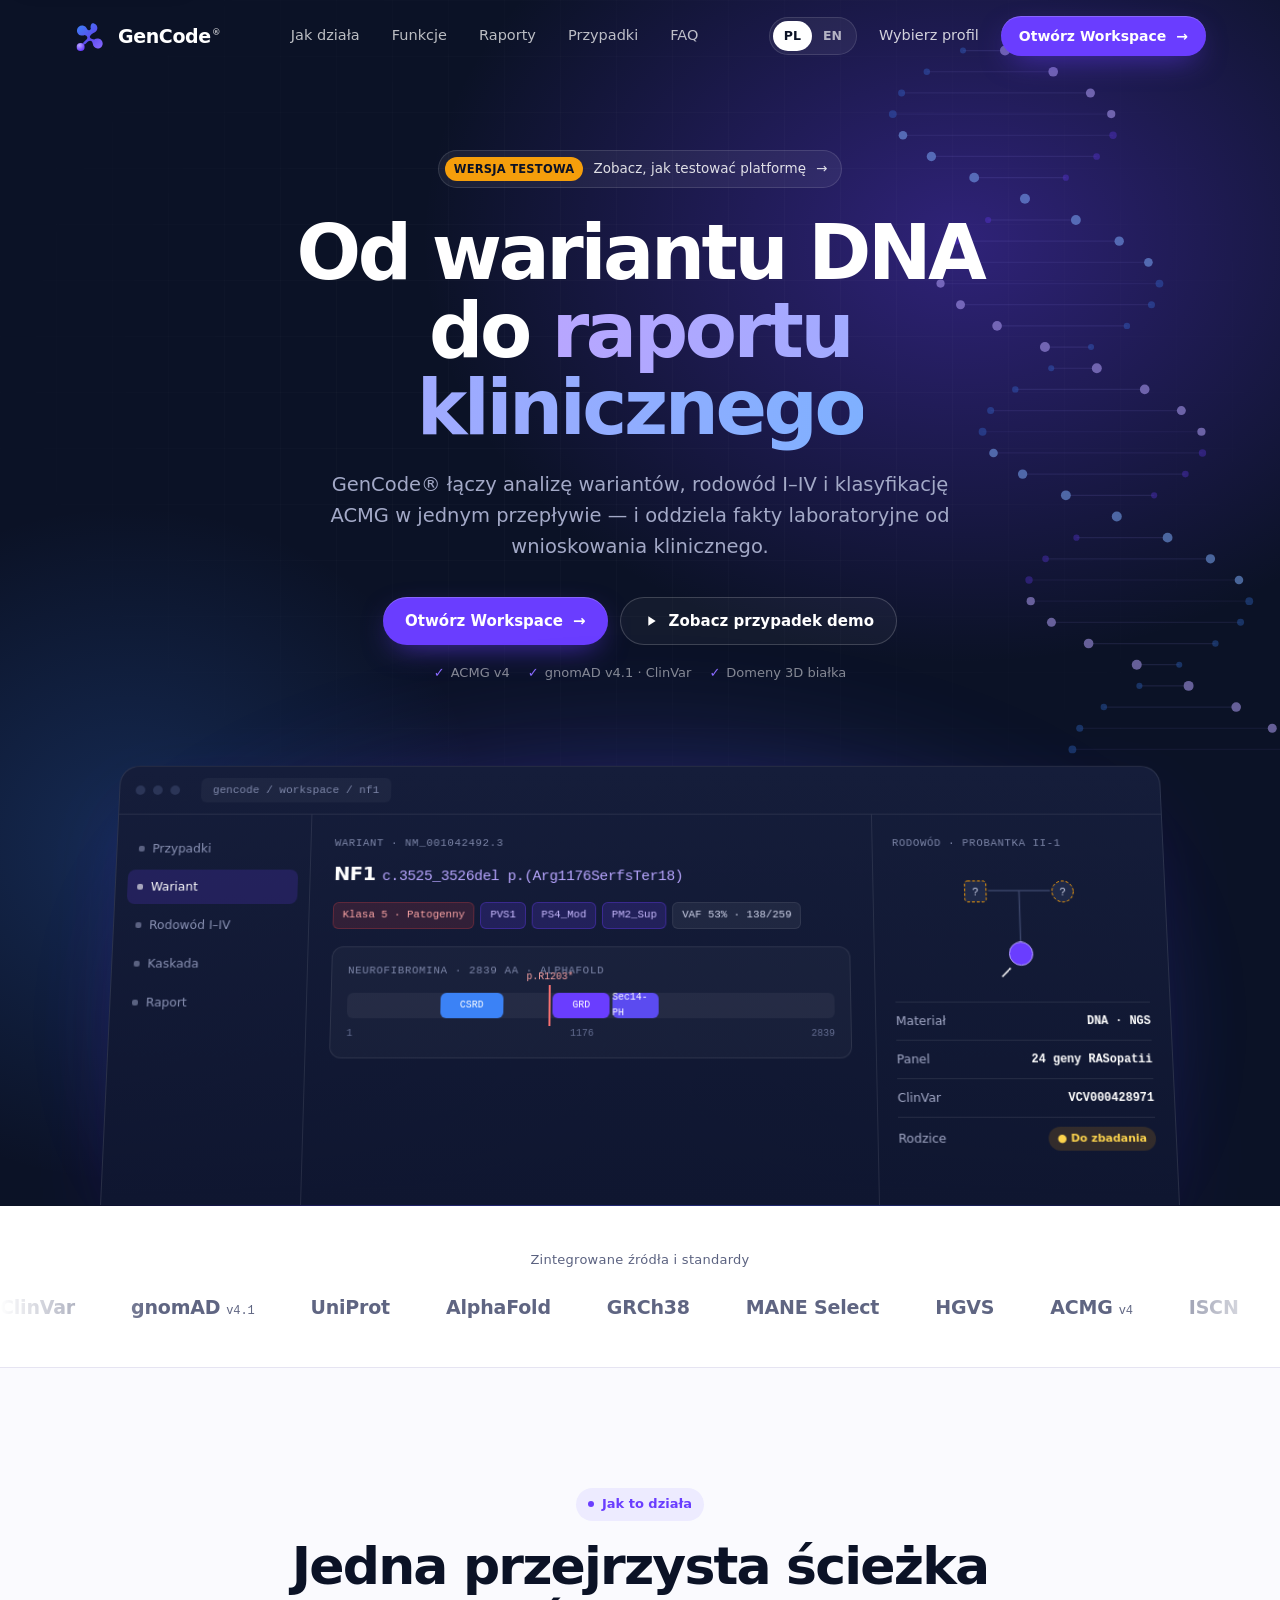
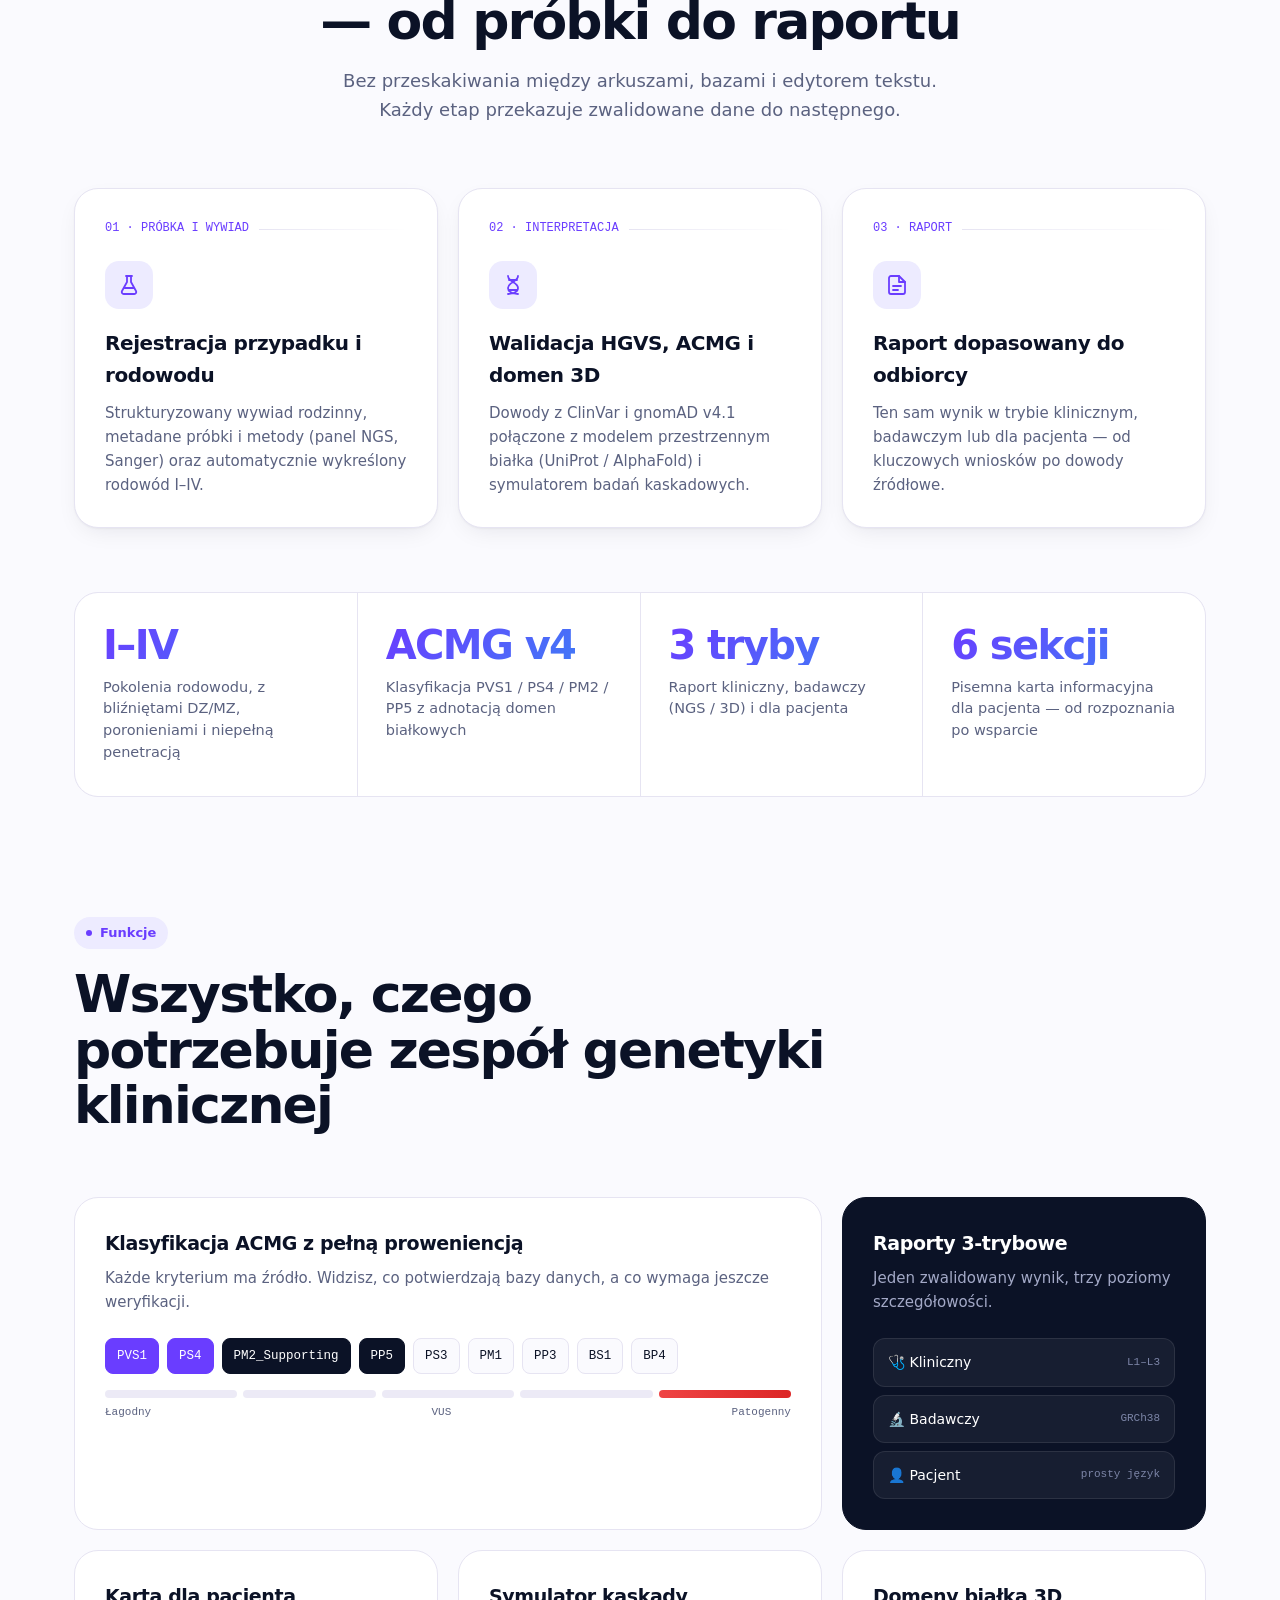
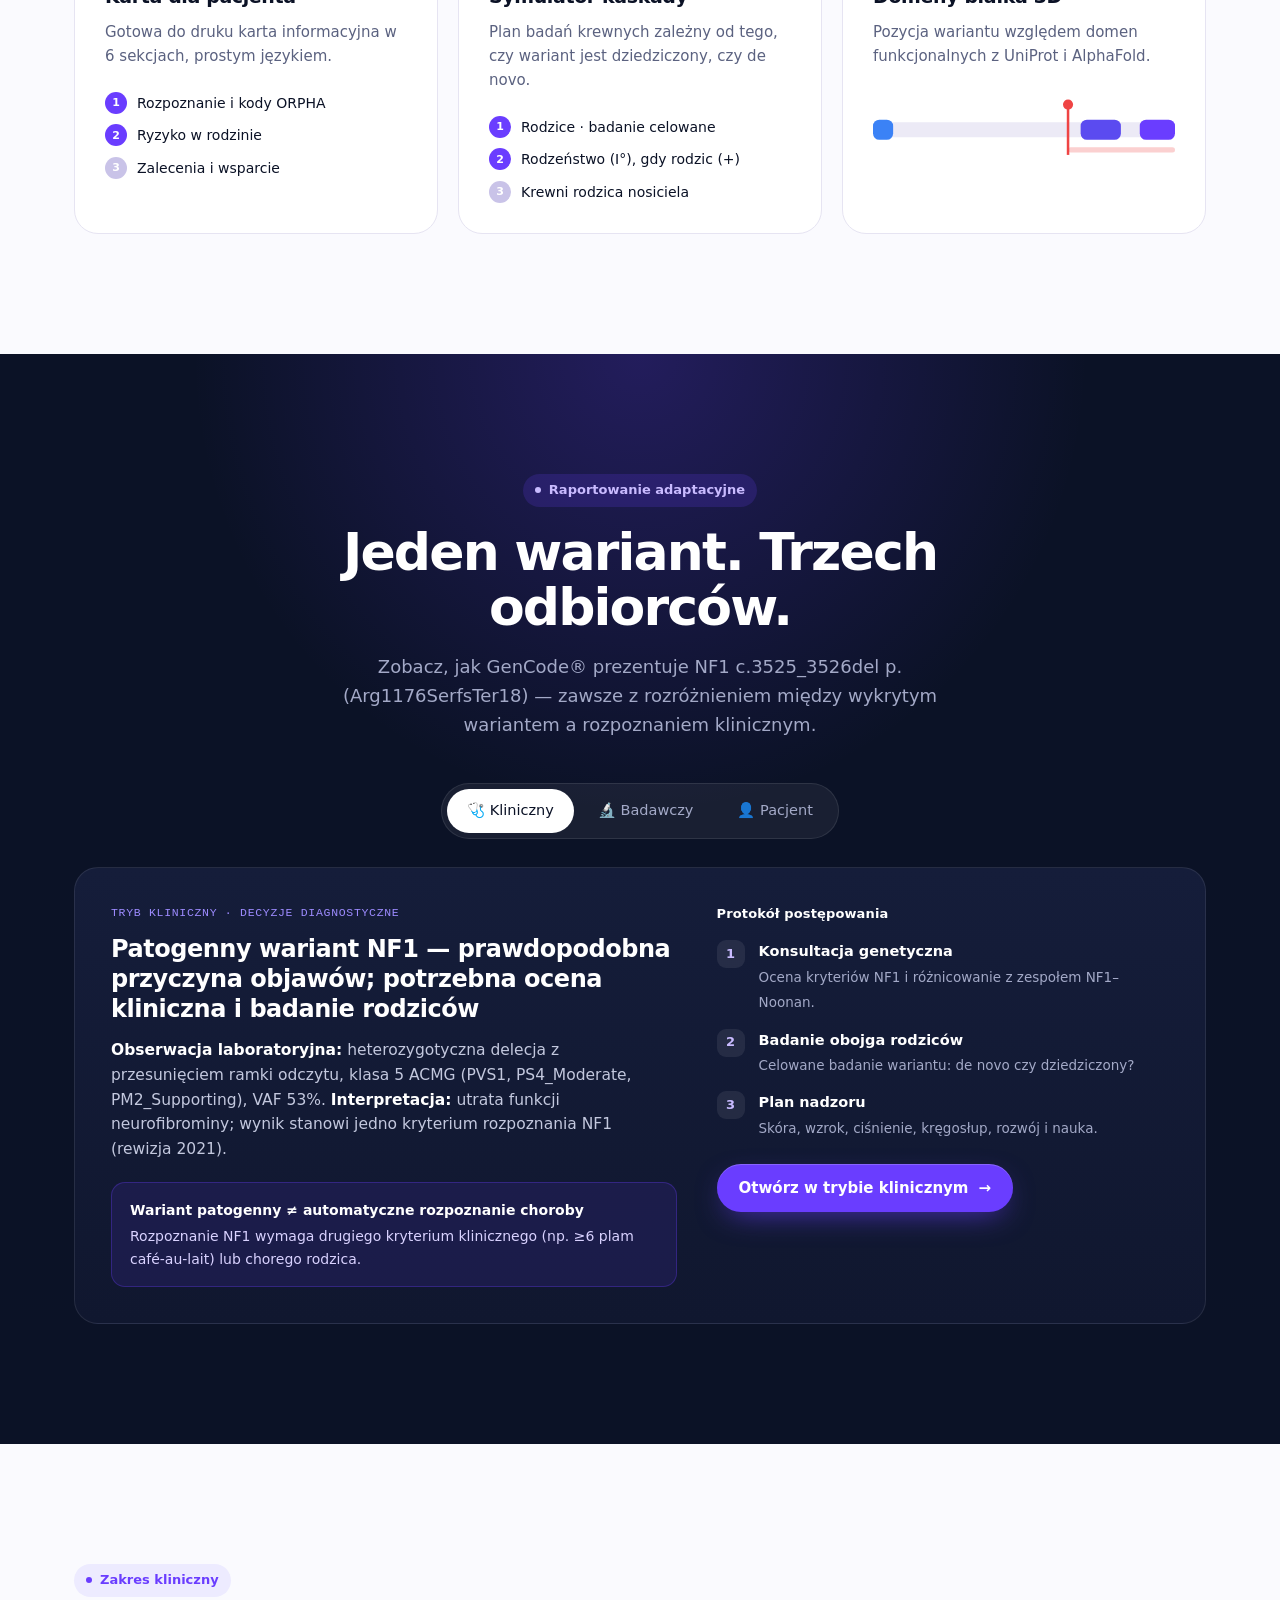
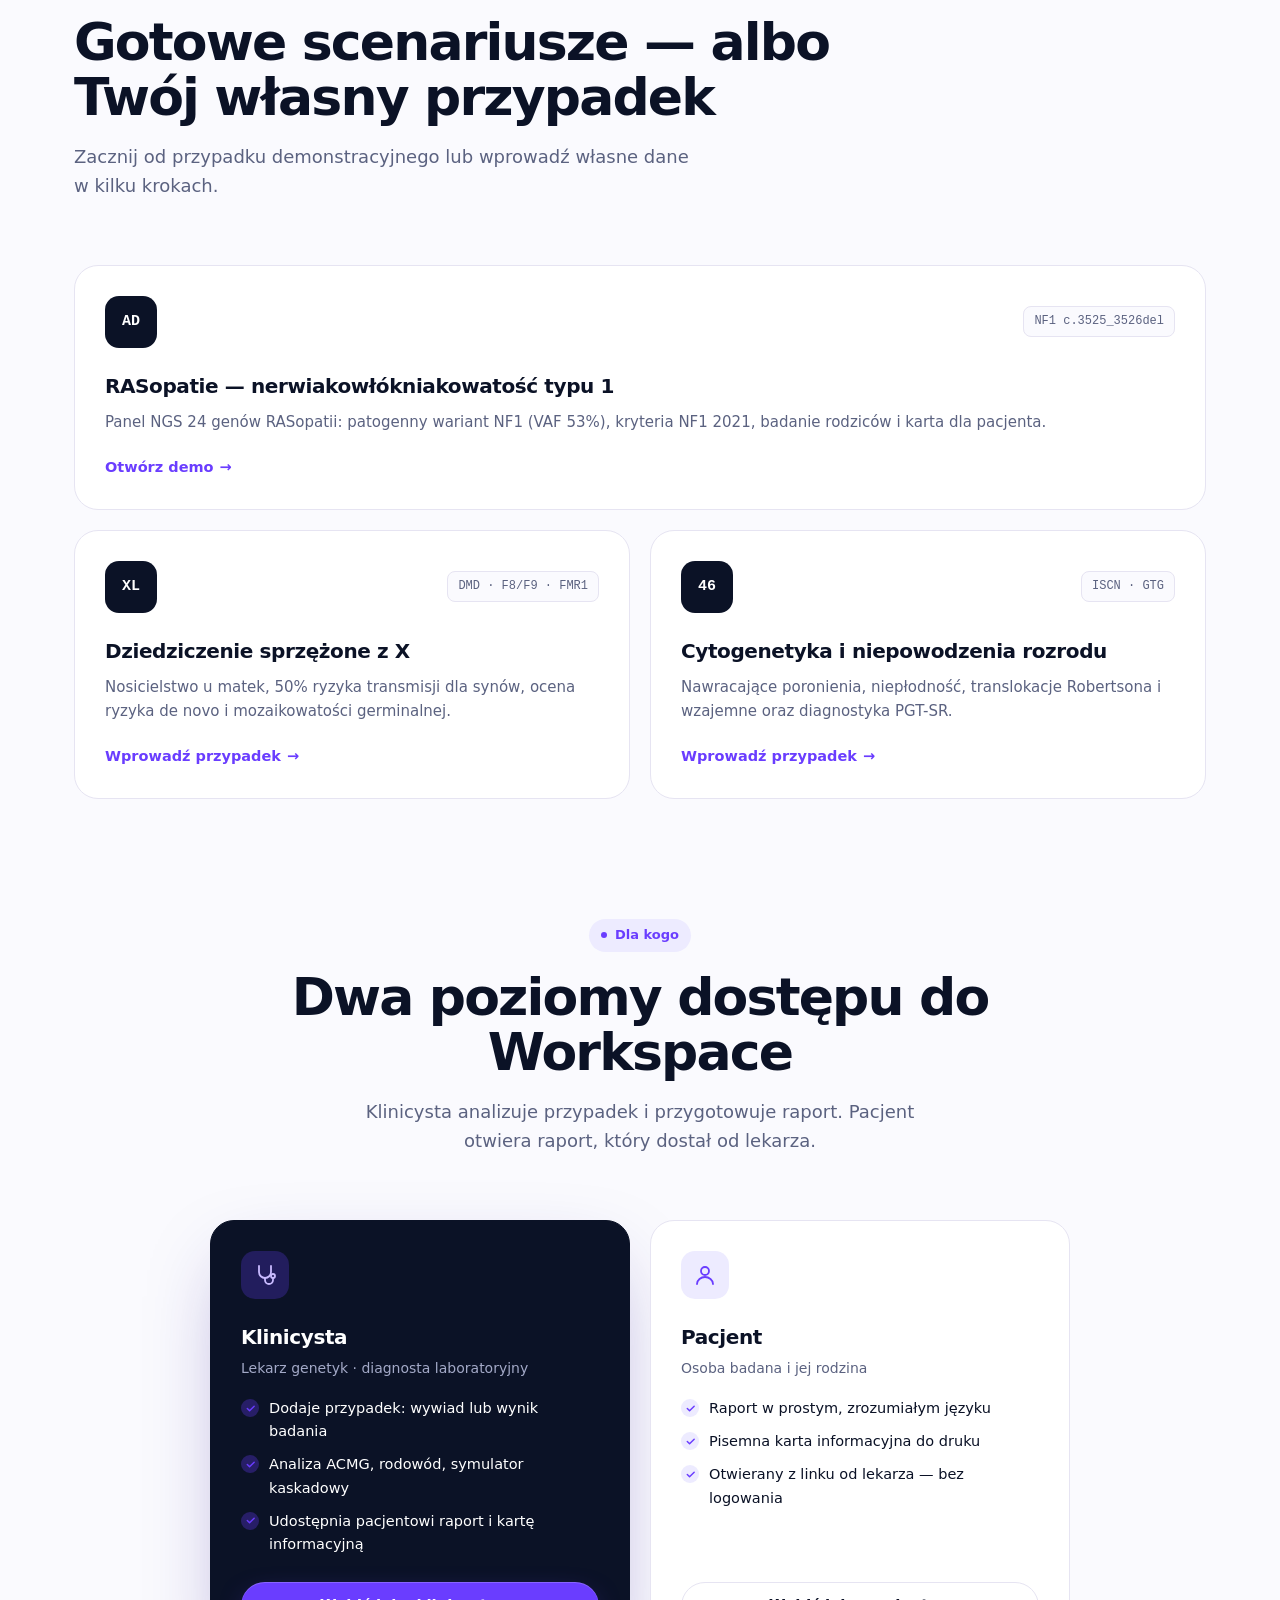
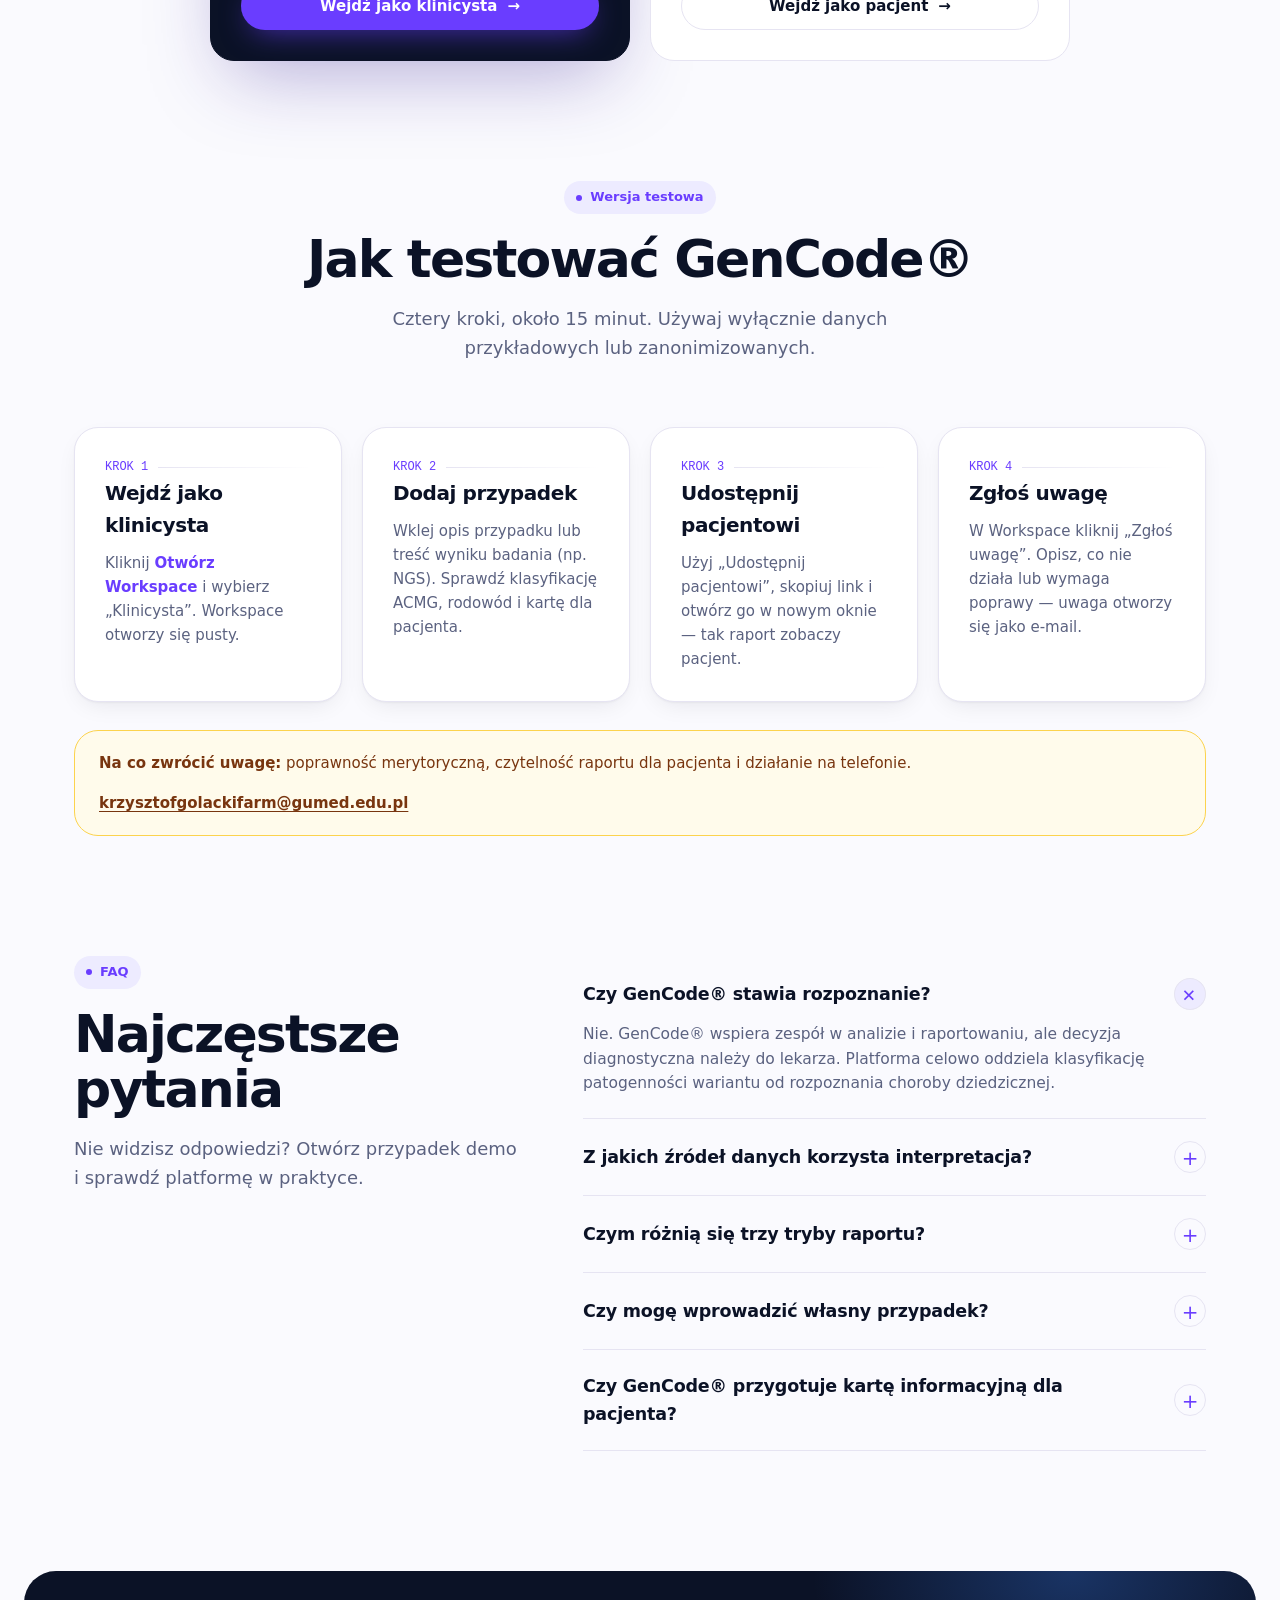
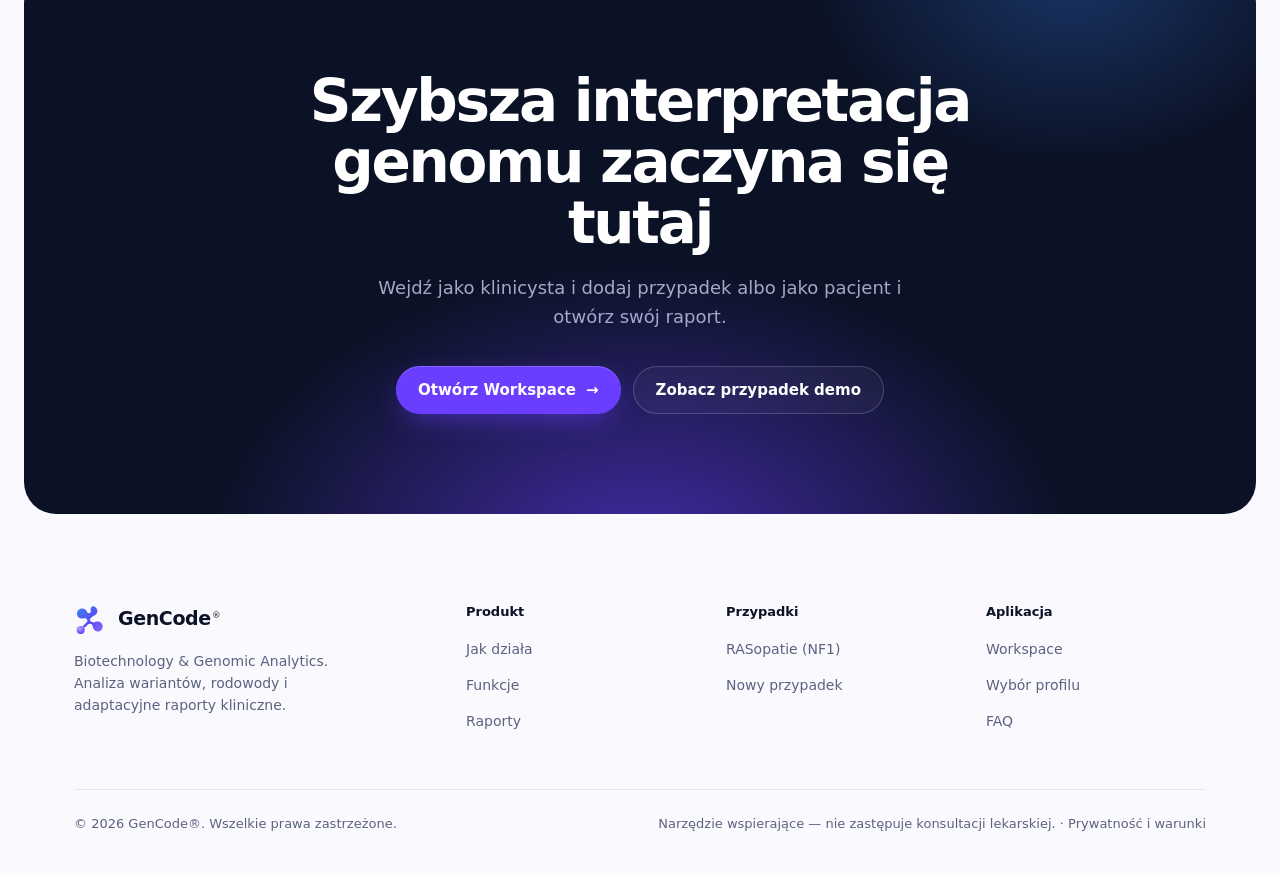
<file: index.html>
<!doctype html>
<html lang="pl">
<head>
<meta charset="UTF-8">
<meta name="robots" content="noindex, nofollow">
<meta http-equiv="Content-Security-Policy" content="default-src 'self'; script-src 'sha256-SzqoKe4ztyw+1ZmFdZHUHp7OqIPy7Wvs2jqRaLq+roM='; style-src 'self' 'unsafe-inline' https://fonts.googleapis.com; font-src https://fonts.gstatic.com; img-src 'self' data:; connect-src 'self'; object-src 'none'; base-uri 'self'; form-action 'none'">
<meta name="viewport" content="width=device-width, initial-scale=1.0">
<title>GenCode® — Od wariantu do raportu klinicznego</title>
<meta name="description" content="GenCode® — platforma do analizy wariantów DNA, rodowodów I–IV i adaptacyjnych raportów klinicznych.">
<meta name="theme-color" content="#0B1226">
<meta name="color-scheme" content="light">
<link rel="icon" href="data:image/svg+xml,%3Csvg xmlns='http://www.w3.org/2000/svg' viewBox='0 0 64 64'%3E%3Crect width='64' height='64' rx='14' fill='%230B1226'/%3E%3Ccircle cx='24' cy='24' r='9' fill='%233B82F6'/%3E%3Ccircle cx='42' cy='40' r='9' fill='%236A3DFF'/%3E%3Ccircle cx='20' cy='46' r='5' fill='%238B6BFF'/%3E%3Cpath d='M24 24L42 40' stroke='%23B8A6FF' stroke-width='5' stroke-linecap='round'/%3E%3C/svg%3E">
<meta property="og:type" content="website">
<meta property="og:title" content="GenCode® — Od wariantu do raportu klinicznego">
<meta property="og:description" content="Analiza wariantów DNA, rodowód I–IV, klasyfikacja ACMG i raport dla pacjenta w jednym przepływie.">
<meta property="og:locale" content="pl_PL">
<meta name="twitter:card" content="summary">
<link rel="preconnect" href="https://fonts.googleapis.com">
<link rel="preconnect" href="https://fonts.gstatic.com" crossorigin>
<link href="https://fonts.googleapis.com/css2?family=Inter:wght@300;400;500;600;700;800&family=JetBrains+Mono:wght@400;500&display=swap" rel="stylesheet">
<style>
:root{
  --ink:#0B1226; --ink-2:#121a33; --ink-3:#1b2442;
  --violet:#6A3DFF; --violet-2:#8B6BFF; --blue:#3B82F6; --lilac:#EDEBFF;
  --bg:#FAFAFE; --surface:#FFFFFF; --line:#E6E4F2; --line-dark:rgba(255,255,255,.09);
  --text:#0B1226; --muted:#5B6280; --muted-dark:#A3A9C7;
  --ok:#10B981; --warn:#F59E0B;
  --r-sm:10px; --r:16px; --r-lg:24px;
  --shadow:0 1px 2px rgba(11,18,38,.04),0 8px 24px -8px rgba(11,18,38,.10);
  --shadow-lg:0 30px 80px -20px rgba(42,20,140,.35);
  --grad:linear-gradient(135deg,var(--violet) 0%,var(--blue) 100%);
  --mono:'JetBrains Mono',ui-monospace,monospace;
}
*{box-sizing:border-box;margin:0;padding:0}
html{scroll-behavior:smooth;-webkit-text-size-adjust:100%}
body{font-family:Inter,system-ui,sans-serif;background:var(--bg);color:var(--text);line-height:1.6;font-size:16px;-webkit-font-smoothing:antialiased;overflow-x:hidden}
a{color:inherit;text-decoration:none}
button{font:inherit;cursor:pointer;border:0;background:none;color:inherit}
img,svg{display:block}
.wrap{max-width:1180px;margin:0 auto;padding:0 24px}
:focus-visible{outline:2px solid var(--violet);outline-offset:3px;border-radius:6px}
.skip{position:absolute;left:12px;top:-60px;z-index:200;background:#fff;color:var(--ink);padding:10px 16px;border-radius:10px;font-weight:600;box-shadow:var(--shadow)}
.skip:focus{top:12px}

/* ---------- Buttons ---------- */
.btn{display:inline-flex;align-items:center;gap:10px;height:48px;padding:0 22px;border-radius:999px;font-weight:600;font-size:15px;transition:transform .2s,box-shadow .2s,background .2s;white-space:nowrap}
.btn-primary{background:var(--violet);color:#fff;box-shadow:0 10px 30px -10px rgba(106,61,255,.7),inset 0 1px 0 rgba(255,255,255,.2)}
.btn-primary:hover{transform:translateY(-1px);background:#5a2ff0;box-shadow:0 14px 34px -10px rgba(106,61,255,.85)}
.btn-ghost{color:#fff;border:1px solid rgba(255,255,255,.18);background:rgba(255,255,255,.04)}
.btn-ghost:hover{background:rgba(255,255,255,.1)}
.btn-dark{background:var(--ink);color:#fff}
.btn-dark:hover{transform:translateY(-1px);background:#1a2340}
.btn-light{background:#fff;color:var(--ink);border:1px solid var(--line)}
.btn-light:hover{border-color:#cfcbe6}
.btn .arr{transition:transform .2s}
.btn:hover .arr{transform:translateX(3px)}

/* ---------- Nav ---------- */
.nav{position:fixed;inset:0 0 auto;z-index:50;transition:background .3s,border-color .3s,backdrop-filter .3s;border-bottom:1px solid transparent}
.nav.scrolled{background:rgba(11,18,38,.78);backdrop-filter:saturate(160%) blur(14px);-webkit-backdrop-filter:saturate(160%) blur(14px);border-color:var(--line-dark)}
.nav-in{display:flex;align-items:center;justify-content:space-between;height:72px;gap:24px}
.logo{display:flex;align-items:center;gap:10px;color:#fff}
.logo svg{width:34px;height:34px}
.logo b{font-weight:700;font-size:19px;letter-spacing:-.02em}
.logo sup{font-size:9px;opacity:.7;margin-left:1px}
.nav-links{display:flex;gap:4px}
.nav-links a{color:rgba(255,255,255,.72);font-size:14.5px;font-weight:500;padding:8px 14px;border-radius:999px;transition:color .2s,background .2s}
.nav-links a:hover{color:#fff;background:rgba(255,255,255,.06)}
.nav-cta{display:flex;gap:10px;align-items:center}
.nav-cta .btn{height:40px;padding:0 18px;font-size:14px}
.nav-login{color:rgba(255,255,255,.8);font-size:14.5px;font-weight:500;padding:8px 12px}
.nav-login:hover{color:#fff}
.lang{display:inline-flex;padding:3px;border-radius:999px;background:rgba(255,255,255,.06);border:1px solid rgba(255,255,255,.12)}
.lang button{height:30px;padding:0 11px;border-radius:999px;font-size:12.5px;font-weight:600;color:rgba(255,255,255,.65)}
.lang button[aria-pressed=true]{background:#fff;color:var(--ink)}
.burger{display:none;width:40px;height:40px;border-radius:12px;border:1px solid rgba(255,255,255,.15);color:#fff;align-items:center;justify-content:center}
.mobile-menu{display:none}

/* ---------- Hero ---------- */
.hero{position:relative;background:var(--ink);color:#fff;padding:150px 0 0;overflow:hidden;isolation:isolate}
.hero::before{content:"";position:absolute;inset:0;z-index:-2;
  background:
   radial-gradient(60% 50% at 75% 20%,rgba(106,61,255,.38),transparent 70%),
   radial-gradient(40% 40% at 10% 70%,rgba(59,130,246,.22),transparent 70%)}
.hero::after{content:"";position:absolute;inset:0;z-index:-1;opacity:.5;
  background-image:linear-gradient(rgba(255,255,255,.04) 1px,transparent 1px),linear-gradient(90deg,rgba(255,255,255,.04) 1px,transparent 1px);
  background-size:56px 56px;mask-image:radial-gradient(ellipse 70% 60% at 50% 30%,#000 30%,transparent 80%);-webkit-mask-image:radial-gradient(ellipse 70% 60% at 50% 30%,#000 30%,transparent 80%)}
#helix{position:absolute;right:-40px;top:40px;width:520px;height:720px;z-index:-1;opacity:.55;pointer-events:none}
.hero-copy{max-width:780px;margin:0 auto;text-align:center}
.pill{display:inline-flex;align-items:center;gap:10px;padding:6px 14px 6px 6px;border-radius:999px;background:rgba(255,255,255,.06);border:1px solid rgba(255,255,255,.12);font-size:13.5px;color:rgba(255,255,255,.85);transition:background .2s}
.pill:hover{background:rgba(255,255,255,.1)}
.pill .tag{background:var(--grad);color:#fff;font-weight:600;font-size:11.5px;padding:3px 9px;border-radius:999px;letter-spacing:.02em}
.hero h1{font-size:clamp(40px,6.4vw,76px);line-height:1.02;letter-spacing:-.045em;font-weight:700;margin:26px 0 22px}
.hero h1 .g{background:linear-gradient(90deg,#B8A6FF 0%,#7FB0FF 100%);-webkit-background-clip:text;background-clip:text;color:transparent}
.hero .lead{font-size:clamp(17px,1.6vw,19.5px);color:var(--muted-dark);max-width:620px;margin:0 auto;font-weight:400}
.hero-ctas{display:flex;gap:12px;justify-content:center;margin-top:34px;flex-wrap:wrap}
.hero-note{margin-top:18px;font-size:13px;color:rgba(255,255,255,.5);display:flex;gap:18px;justify-content:center;flex-wrap:wrap}
.hero-note span::before{content:"✓";color:var(--violet-2);margin-right:6px;font-weight:700}

/* Product mockup */
.mock-wrap{position:relative;margin:70px auto 0;max-width:1080px;perspective:1600px}
.mock-glow{position:absolute;inset:10% 8% -10%;background:var(--grad);filter:blur(80px);opacity:.45;z-index:-1;border-radius:50%}
.mock{background:linear-gradient(180deg,#151d3a,#0f1630);border:1px solid rgba(255,255,255,.1);border-bottom:0;border-radius:20px 20px 0 0;box-shadow:var(--shadow-lg);overflow:hidden;transform:rotateX(8deg);transform-origin:bottom;transition:transform 1s cubic-bezier(.2,.7,.2,1)}
.mock.flat{transform:rotateX(0)}
.mock-bar{display:flex;align-items:center;gap:8px;padding:12px 16px;border-bottom:1px solid var(--line-dark)}
.mock-bar i{width:10px;height:10px;border-radius:50%;background:#2b3557}
.mock-bar .url{margin-left:14px;font-family:var(--mono);font-size:11.5px;color:#7d86a8;background:rgba(255,255,255,.04);padding:4px 12px;border-radius:6px}
.mock-body{display:grid;grid-template-columns:200px 1fr 300px;min-height:400px}
.mock-side{border-right:1px solid var(--line-dark);padding:18px 12px;display:flex;flex-direction:column;gap:4px}
.mock-side .it{font-size:12.5px;color:#8a92b4;padding:8px 10px;border-radius:8px;display:flex;align-items:center;gap:8px}
.mock-side .it.on{background:rgba(106,61,255,.18);color:#fff}
.mock-side .it::before{content:"";width:6px;height:6px;border-radius:2px;background:currentColor;opacity:.6}
.mock-main{padding:22px 24px}
.mock-k{font-family:var(--mono);font-size:11px;color:#7d86a8;letter-spacing:.06em;text-transform:uppercase}
.mock-title{font-size:20px;font-weight:600;letter-spacing:-.02em;margin:6px 0 4px}
.mock-title code{font-family:var(--mono);font-size:15px;color:#B8A6FF;font-weight:500}
.chips{display:flex;gap:6px;flex-wrap:wrap;margin:14px 0 18px}
.chip{font-family:var(--mono);font-size:11px;padding:4px 9px;border-radius:6px;background:rgba(255,255,255,.06);color:#cfd4ea;border:1px solid rgba(255,255,255,.08)}
.chip.p{background:rgba(239,68,68,.14);color:#fca5a5;border-color:rgba(239,68,68,.25)}
.chip.v{background:rgba(106,61,255,.18);color:#c9bbff;border-color:rgba(106,61,255,.35)}
.prot{background:rgba(255,255,255,.03);border:1px solid var(--line-dark);border-radius:12px;padding:16px}
.prot-track{position:relative;height:26px;margin:14px 0 8px;border-radius:6px;background:rgba(255,255,255,.05)}
.prot-track .d{position:absolute;top:0;bottom:0;border-radius:6px;font-size:10px;font-family:var(--mono);display:flex;align-items:center;justify-content:center;color:#fff}
.prot-track .mk{position:absolute;top:-8px;bottom:-8px;width:2px;background:#f87171}
.prot-track .mk::after{content:"p.R1203*";position:absolute;top:-16px;left:50%;transform:translateX(-50%);font-family:var(--mono);font-size:10px;color:#fca5a5;white-space:nowrap}
.prot-scale{display:flex;justify-content:space-between;font-family:var(--mono);font-size:10px;color:#636c90}
.mock-right{border-left:1px solid var(--line-dark);padding:22px 20px}
.ped{width:100%;height:auto;margin:10px 0 16px}
.stat-mini{display:flex;justify-content:space-between;align-items:center;font-size:12.5px;padding:9px 0;border-top:1px solid var(--line-dark);color:#a3a9c7}
.stat-mini b{color:#fff;font-weight:600;font-family:var(--mono);font-size:12px}
.badge{display:inline-flex;align-items:center;gap:6px;font-size:11px;font-weight:600;padding:3px 9px;border-radius:999px}
.badge.ok{background:rgba(16,185,129,.15);color:#6ee7b7}
.badge.warn{background:rgba(245,158,11,.15);color:#fcd34d}

/* ---------- Sources strip ---------- */
.sources{padding:44px 0;border-bottom:1px solid var(--line);background:#fff}
.sources p{text-align:center;font-size:13px;color:var(--muted);font-weight:500;letter-spacing:.02em;margin-bottom:22px}
.marquee{overflow:hidden;mask-image:linear-gradient(90deg,transparent,#000 12%,#000 88%,transparent);-webkit-mask-image:linear-gradient(90deg,transparent,#000 12%,#000 88%,transparent)}
.marquee-track{display:flex;gap:56px;width:max-content;animation:marq 38s linear infinite}
.marquee-track span{font-size:19px;font-weight:600;color:#5F6582;letter-spacing:-.01em;white-space:nowrap}
.marquee-track span small{font-family:var(--mono);font-weight:400;font-size:12px;margin-left:6px;color:#5F6582}
@keyframes marq{to{transform:translateX(-50%)}}

/* ---------- Sections ---------- */
section{position:relative}
.sec{padding:120px 0}
.eyebrow{display:inline-flex;align-items:center;gap:8px;font-size:13px;font-weight:600;color:var(--violet);background:var(--lilac);padding:6px 12px;border-radius:999px;margin-bottom:18px}
.eyebrow::before{content:"";width:6px;height:6px;border-radius:50%;background:var(--violet)}
.h2{font-size:clamp(32px,4.2vw,52px);line-height:1.06;letter-spacing:-.035em;font-weight:700;max-width:760px}
.sub{font-size:18px;color:var(--muted);max-width:620px;margin-top:18px}
.center{text-align:center}.center .h2,.center .sub{margin-left:auto;margin-right:auto}

/* Metrics */
.metrics{display:grid;grid-template-columns:repeat(4,1fr);gap:1px;background:var(--line);border:1px solid var(--line);border-radius:var(--r-lg);overflow:hidden;margin-top:64px}
.metric{background:#fff;padding:32px 28px}
.metric b{display:block;font-size:40px;font-weight:700;letter-spacing:-.04em;line-height:1;background:var(--grad);-webkit-background-clip:text;background-clip:text;color:transparent}
.metric span{display:block;margin-top:12px;font-size:14.5px;color:var(--muted);line-height:1.5}

/* Steps */
.steps{display:grid;grid-template-columns:repeat(3,1fr);gap:20px;margin-top:64px;position:relative}
.step{background:#fff;border:1px solid var(--line);border-radius:var(--r-lg);padding:30px;box-shadow:var(--shadow);position:relative}
.step-n{font-family:var(--mono);font-size:12px;color:var(--violet);font-weight:500;display:flex;align-items:center;gap:10px}
.step-n::after{content:"";flex:1;height:1px;background:linear-gradient(90deg,var(--line),transparent)}
.step-ic{width:48px;height:48px;border-radius:14px;background:var(--lilac);display:grid;place-items:center;margin:22px 0 18px;color:var(--violet)}
.step h3{font-size:20px;font-weight:600;letter-spacing:-.02em;margin-bottom:10px}
.step p{font-size:15px;color:var(--muted)}
.beta{display:inline-flex;align-items:center;height:22px;padding:0 9px;border-radius:999px;font-size:11px;font-weight:700;letter-spacing:.05em;text-transform:uppercase;background:rgba(251,191,36,.16);color:#FCD34D;border:1px solid rgba(251,191,36,.45);margin-left:-4px;white-space:nowrap}
.pill .tag.tag-test{background:#F59E0B;color:#0B1226}
.steps-4{grid-template-columns:repeat(4,1fr)}
.step a{color:var(--violet);font-weight:600}
.test-note{margin-top:28px;display:flex;flex-wrap:wrap;align-items:center;justify-content:space-between;gap:16px;padding:20px 24px;border-radius:var(--r-lg);background:#FFFBEB;border:1px solid #FCD34D;color:#78350F;font-size:15px}
.test-note b{color:#78350F}
.test-note a.mail{color:#78350F;font-weight:700;text-decoration:underline;text-underline-offset:3px;word-break:break-all}
@media (max-width:1100px){.steps-4{grid-template-columns:repeat(2,1fr)}}
@media (max-width:1280px){.beta{display:none}}
.nav-links a,.nav-login{white-space:nowrap}

/* Bento */
.bento{display:grid;grid-template-columns:repeat(6,1fr);gap:20px;margin-top:64px}
.card{background:#fff;border:1px solid var(--line);border-radius:var(--r-lg);padding:30px;position:relative;overflow:hidden;transition:transform .3s,box-shadow .3s}
.card:hover{transform:translateY(-3px);box-shadow:0 20px 50px -20px rgba(42,20,140,.25)}
.card h3{font-size:19px;font-weight:600;letter-spacing:-.02em;margin-bottom:8px}
.card p{font-size:15px;color:var(--muted)}
.c-4{grid-column:span 4}.c-2{grid-column:span 2}.c-3{grid-column:span 3}
.card.dark{background:var(--ink);color:#fff;border-color:var(--ink)}
.card.dark p{color:var(--muted-dark)}
.card .vis{margin-top:24px}
.acmg{display:flex;flex-wrap:wrap;gap:8px}
.acmg span{font-family:var(--mono);font-size:12.5px;padding:7px 11px;border-radius:8px;border:1px solid var(--line);background:var(--bg)}
.acmg span.on{background:var(--ink);color:#fff;border-color:var(--ink)}
.acmg span.on.v{background:var(--violet);border-color:var(--violet)}
.cls{display:flex;gap:6px;margin-top:16px}
.cls i{flex:1;height:8px;border-radius:4px;background:#ECEAF6}
.cls i.on{background:linear-gradient(90deg,#ef4444,#dc2626)}
.cls-l{display:flex;justify-content:space-between;font-size:11px;color:var(--muted);margin-top:6px;font-family:var(--mono)}
.gs{display:flex;height:44px;border-radius:12px;overflow:hidden;font-size:13px;font-weight:600;color:#fff}
.gs div{display:flex;align-items:center;padding:0 14px}
.mode-list{display:flex;flex-direction:column;gap:8px}
.mode-list div{display:flex;align-items:center;gap:12px;padding:12px 14px;border-radius:12px;background:rgba(255,255,255,.05);border:1px solid var(--line-dark);font-size:14px}
.mode-list small{margin-left:auto;font-family:var(--mono);color:#7d86a8;font-size:11px}
.casc{display:flex;flex-direction:column;gap:10px}
.casc div{display:flex;align-items:center;gap:10px;font-size:14px}
.casc .dot{width:22px;height:22px;border-radius:50%;display:grid;place-items:center;font-size:11px;font-weight:700;color:#fff;background:var(--violet);flex:none}
.casc .dot.o{background:#C9C3E8}

/* Preview */
.preview{background:var(--ink);color:#fff;overflow:hidden}
.preview::before{content:"";position:absolute;inset:0;background:radial-gradient(50% 60% at 50% 0%,rgba(106,61,255,.25),transparent 70%)}
.preview .wrap{position:relative}
.preview .eyebrow{background:rgba(106,61,255,.18);color:#c9bbff}
.preview .eyebrow::before{background:#c9bbff}
.preview .sub{color:var(--muted-dark)}
.tabs{display:inline-flex;gap:4px;padding:5px;border-radius:999px;background:rgba(255,255,255,.06);border:1px solid var(--line-dark);margin:44px auto 28px}
.tab{padding:10px 20px;border-radius:999px;font-size:14.5px;font-weight:500;color:var(--muted-dark);transition:all .25s}
.tab[aria-selected=true]{background:#fff;color:var(--ink)}
.panel{background:linear-gradient(180deg,#151d3a,#10172f);border:1px solid var(--line-dark);border-radius:var(--r-lg);padding:36px;display:grid;grid-template-columns:1.25fr 1fr;gap:40px;text-align:left;animation:fade .45s ease}
.panel[hidden]{display:none}
@keyframes fade{from{opacity:0;transform:translateY(8px)}}
.panel .k{font-family:var(--mono);font-size:11.5px;letter-spacing:.06em;color:#9d8bff;text-transform:uppercase}
.panel h3{font-size:24px;line-height:1.25;letter-spacing:-.02em;font-weight:600;margin:12px 0 14px}
.panel p{color:#c3c8de;font-size:15.5px}
.panel p strong{color:#fff;font-weight:600}
.note{margin-top:20px;padding:16px 18px;border-radius:14px;background:rgba(106,61,255,.12);border:1px solid rgba(106,61,255,.3);font-size:14px;color:#d9d2ff}
.note b{display:block;color:#fff;margin-bottom:4px}
.plist{display:flex;flex-direction:column;gap:14px;margin:16px 0 24px}
.plist>div{display:flex;gap:14px}
.plist .n{flex:none;width:28px;height:28px;border-radius:9px;background:rgba(255,255,255,.08);display:grid;place-items:center;font-size:13px;font-weight:600;color:#c9bbff}
.plist b{display:block;font-size:14.5px;font-weight:600}
.plist span{font-size:13.5px;color:var(--muted-dark)}
.kv{display:grid;gap:10px;margin-top:18px}
.kv div{padding:12px 14px;border-radius:12px;background:rgba(255,255,255,.04);border:1px solid var(--line-dark)}
.kv span{display:block;font-size:12px;color:#8a92b4;margin-bottom:4px}
.kv code{font-family:var(--mono);font-size:12.5px;color:#e4e7f5;word-break:break-word}
.side-h{font-size:13px;font-weight:600;color:#fff;letter-spacing:.01em}

/* Use cases */
.cases{display:grid;grid-template-columns:repeat(2,1fr);gap:20px;margin-top:64px}
.case{display:flex;flex-direction:column;background:#fff;border:1px solid var(--line);border-radius:var(--r-lg);padding:30px;transition:all .3s;position:relative}
.case:hover{border-color:#cdc4ff;box-shadow:0 20px 50px -24px rgba(106,61,255,.4);transform:translateY(-3px)}
.case-top{display:flex;align-items:center;justify-content:space-between;margin-bottom:22px}
.case-ic{width:52px;height:52px;border-radius:14px;background:var(--ink);color:#fff;display:grid;place-items:center;font-weight:700;font-family:var(--mono);font-size:15px}
.case-tag{font-family:var(--mono);font-size:12px;color:var(--muted);background:var(--bg);border:1px solid var(--line);padding:5px 10px;border-radius:8px}
.case h3{font-size:20px;font-weight:600;letter-spacing:-.02em;margin-bottom:8px}
.case p{font-size:15px;color:var(--muted);flex:1}
.case .go{margin-top:22px;font-weight:600;font-size:14.5px;color:var(--violet);display:flex;align-items:center;gap:6px}
.case:hover .go span{transform:translateX(3px)}
.case .go span{transition:transform .2s}
.case .demo{position:absolute;top:30px;right:30px}

/* Roles */
.roles{display:grid;grid-template-columns:repeat(3,1fr);gap:20px;margin-top:64px}
.role{background:#fff;border:1px solid var(--line);border-radius:var(--r-lg);padding:30px;display:flex;flex-direction:column;transition:all .3s}
.role.feat{background:var(--ink);color:#fff;border-color:var(--ink);box-shadow:var(--shadow-lg)}
.role-ic{width:48px;height:48px;border-radius:14px;background:var(--lilac);color:var(--violet);display:grid;place-items:center;margin-bottom:22px}
.role.feat .role-ic{background:rgba(106,61,255,.25);color:#c9bbff}
.role h3{font-size:20px;font-weight:600;letter-spacing:-.02em}
.role .who{font-size:14px;color:var(--muted);margin:4px 0 18px}
.role.feat .who{color:var(--muted-dark)}
.role ul{list-style:none;display:flex;flex-direction:column;gap:10px;flex:1;margin-bottom:26px}
.role li{font-size:14.5px;display:flex;gap:10px;align-items:flex-start}
.role li::before{content:"";flex:none;width:18px;height:18px;margin-top:2px;border-radius:50%;background:var(--lilac) url("data:image/svg+xml,%3Csvg xmlns='http://www.w3.org/2000/svg' viewBox='0 0 24 24' fill='none' stroke='%236A3DFF' stroke-width='3.2' stroke-linecap='round' stroke-linejoin='round'%3E%3Cpath d='M5 12l5 5L20 7'/%3E%3C/svg%3E") center/11px no-repeat}
.role.feat li::before{background-color:rgba(106,61,255,.3)}
.role .btn{justify-content:center;width:100%}
.role .cur{font-size:12px;font-weight:600;color:var(--ok);margin-top:10px;text-align:center;min-height:18px}

/* FAQ */
.faq-grid{display:grid;grid-template-columns:1fr 1.4fr;gap:64px;align-items:start}
.faq details{border-bottom:1px solid var(--line);padding:22px 0}
.faq summary{list-style:none;cursor:pointer;font-weight:600;font-size:17.5px;letter-spacing:-.01em;display:flex;justify-content:space-between;gap:20px;align-items:center}
.faq summary::-webkit-details-marker{display:none}
.faq summary::after{content:"+";flex:none;width:30px;height:30px;border-radius:50%;border:1px solid var(--line);display:grid;place-items:center;font-weight:400;font-size:20px;color:var(--violet);transition:transform .3s,background .3s}
.faq details[open] summary::after{transform:rotate(45deg);background:var(--lilac)}
.faq details p{color:var(--muted);font-size:15.5px;margin-top:12px;max-width:620px}

/* CTA */
.cta{margin:0 24px 24px;border-radius:32px;background:var(--ink);color:#fff;padding:100px 24px;text-align:center;overflow:hidden;position:relative;isolation:isolate}
.cta::before{content:"";position:absolute;inset:0;z-index:-1;background:radial-gradient(50% 80% at 50% 110%,rgba(106,61,255,.6),transparent 70%),radial-gradient(30% 50% at 85% 0%,rgba(59,130,246,.3),transparent 70%)}
.cta h2{font-size:clamp(34px,4.6vw,58px);line-height:1.05;letter-spacing:-.04em;font-weight:700;max-width:760px;margin:0 auto}
.cta p{color:var(--muted-dark);font-size:18px;margin:20px auto 0;max-width:540px}

/* Footer */
footer{padding:64px 0 40px}
.foot{display:grid;grid-template-columns:1.6fr repeat(3,1fr);gap:40px}
.foot .logo{color:var(--ink)}
.foot p{color:var(--muted);font-size:14px;margin-top:14px;max-width:300px}
.foot h3{font-size:13px;font-weight:600;margin-bottom:14px}
.foot ul{list-style:none;display:flex;flex-direction:column;gap:10px}
.foot li a{color:var(--muted);font-size:14px}
.foot li a:hover{color:var(--violet)}
.foot-b{display:flex;justify-content:space-between;gap:20px;flex-wrap:wrap;margin-top:56px;padding-top:24px;border-top:1px solid var(--line);font-size:13px;color:var(--muted)}

/* Reveal */
.rv{opacity:0;transform:translateY(24px);transition:opacity .8s cubic-bezier(.2,.7,.2,1),transform .8s cubic-bezier(.2,.7,.2,1);transition-delay:calc(var(--d,0)*90ms)}
.rv.in{opacity:1;transform:none}

/* Role picker */
.rp-backdrop{position:fixed;inset:0;z-index:100;background:rgba(11,18,38,.6);backdrop-filter:blur(8px);-webkit-backdrop-filter:blur(8px);display:grid;place-items:center;padding:16px;animation:fade .2s ease}
.rp-backdrop[hidden]{display:none}
.rp-dialog{position:relative;width:min(720px,100%);background:#fff;border-radius:28px;padding:36px;box-shadow:0 40px 100px -30px rgba(11,18,38,.6);text-align:center}
.rp-dialog h2{font-size:clamp(26px,3.4vw,34px);font-weight:700;letter-spacing:-.035em;margin:4px 0 8px}
.rp-sub{color:var(--muted);margin-bottom:24px}
.rp-close{position:absolute;top:16px;right:16px;width:36px;height:36px;border-radius:50%;border:1px solid var(--line);color:var(--muted)}
.rp-close:hover{background:var(--bg)}
.rp-grid{display:grid;grid-template-columns:1fr 1fr;gap:14px;text-align:left}
.rp-card{display:flex;flex-direction:column;gap:8px;padding:22px;border:1px solid var(--line);border-radius:20px;transition:all .2s;background:#fff}
.rp-card:hover{border-color:#CDC4FF;transform:translateY(-2px);box-shadow:0 20px 40px -24px rgba(106,61,255,.5)}
.rp-card b{font-size:19px;letter-spacing:-.02em}
.rp-card span{color:var(--muted);font-size:14.5px;flex:1}
.rp-card em{font-style:normal;font-weight:600;color:var(--violet);font-size:14.5px}
.rp-ic{width:44px;height:44px;border-radius:12px;display:grid!important;place-items:center;background:var(--lilac);color:var(--violet);flex:none!important}
.rp-feat{background:var(--ink);border-color:var(--ink);color:#fff}
.rp-feat span{color:var(--muted-dark)}
.rp-feat em{color:#B8A6FF}
.rp-feat .rp-ic{background:rgba(106,61,255,.3);color:#c9bbff}
.roles-2{grid-template-columns:repeat(2,minmax(0,420px));justify-content:center}
.role .btn{justify-content:center;width:100%}

/* ---------- Responsive ---------- */
@media (max-width:1024px){
  .mock-body{grid-template-columns:1fr 280px}
  .mock-side{display:none}
  .bento{grid-template-columns:repeat(2,1fr)}
  .c-4,.c-2,.c-3{grid-column:span 2}
  .c-2.half,.c-3.half{grid-column:span 1}
  .metrics{grid-template-columns:repeat(2,1fr)}
}
@media (max-width:860px){
  .nav-links,.nav-login{display:none}
  .burger{display:flex}
  .nav-cta .btn{display:none}
  .mobile-menu{display:block;position:fixed;inset:72px 0 auto;background:rgba(11,18,38,.97);backdrop-filter:blur(14px);padding:12px 24px 24px;transform:translateY(-12px);opacity:0;pointer-events:none;transition:all .25s;border-bottom:1px solid var(--line-dark);z-index:49}
  .mobile-menu.open{opacity:1;transform:none;pointer-events:auto}
  .mobile-menu a{display:block;color:#fff;padding:14px 0;border-bottom:1px solid var(--line-dark);font-weight:500}
  .mobile-menu .btn{margin-top:18px;width:100%;justify-content:center}
  .steps,.roles,.cases,.roles-2,.rp-grid{grid-template-columns:1fr}
  .rp-dialog{padding:28px 20px}
  .panel{grid-template-columns:1fr;padding:26px;gap:28px}
  .faq-grid{grid-template-columns:1fr;gap:24px}
  .foot{grid-template-columns:1fr 1fr}
  .foot>div:first-child{grid-column:span 2}
  .mock-body{grid-template-columns:1fr}
  .mock-right{border-left:0;border-top:1px solid var(--line-dark)}
  #helix{opacity:.25}
  .sec{padding:88px 0}
}
@media (max-width:560px){
  .wrap{padding:0 16px}
  .hero{padding-top:120px}
  .metrics{grid-template-columns:1fr}
  .bento{grid-template-columns:1fr}
  .c-4,.c-2,.c-3,.c-2.half,.c-3.half{grid-column:span 1}
  .tabs{display:flex;width:100%}
  .tab{flex:1;padding:10px 6px;font-size:13px}
  .hero-ctas .btn{width:100%;justify-content:center}
  .cta{margin:0 12px 12px;padding:72px 20px}
  .mock{transform:none}
  .case .demo{position:static;margin-bottom:12px;align-self:flex-start}
}
@media (prefers-reduced-motion:reduce){
  *,*::before,*::after{animation:none!important;transition:none!important;scroll-behavior:auto!important}
  .rv{opacity:1;transform:none}
  .mock{transform:none}
}
</style>
</head>
<body>
<a class="skip" href="#main">Przejdź do treści</a>

<!-- ============ NAV ============ -->
<header class="nav" id="nav">
  <div class="wrap nav-in">
    <a href="./index.html" class="logo" aria-label="GenCode — strona główna">
      <svg viewBox="0 0 64 64" fill="none" aria-hidden="true">
        <defs>
          <linearGradient id="lg1" x1="10" y1="6" x2="54" y2="58" gradientUnits="userSpaceOnUse"><stop offset="0" stop-color="#3B82F6"/><stop offset=".55" stop-color="#5B4BF0"/><stop offset="1" stop-color="#8B6BFF"/></linearGradient>
          <radialGradient id="lg2" cx="35%" cy="30%" r="70%"><stop offset="0" stop-color="#B8A6FF"/><stop offset="1" stop-color="#6A3DFF"/></radialGradient>
        </defs>
        <path d="M35 8C39.97 8 44 12.03 44 17C44 20.4 42.1 23.35 39.3 24.88C34.2 27.65 30.8 30.1 29.8 32.8C29.1 34.7 31.8 37.2 37.8 38.6C40.1 37.2 42.8 36.5 45.5 36.8C50.4 37.4 54.2 41.6 54 46.6C53.8 51.8 49.4 55.9 44.2 55.6C39.6 55.3 36 51.7 35.5 47.2C34.8 41.2 30.5 39.2 26.2 42.5L21.5 47.2C20.2 48.5 18.2 48.2 17.4 46.8C16.7 45.6 17.2 44.1 18.5 43.1L23.5 38.8C26.5 36.1 25.5 31.8 20.2 30.2C18.2 31.1 15.9 31.5 13.5 31.1C8.3 30.2 4.8 25.2 5.7 20C6.6 14.8 11.6 11.3 16.8 12.2C20.2 12.8 22.9 15.1 24.1 18.1C25.8 22.2 29.5 22.1 31.8 18.2C31.2 16.9 31 15.5 31.2 14C31.7 10.5 33.1 8 35 8Z" fill="url(#lg1)"/>
        <circle cx="12.5" cy="52.5" r="7.5" fill="url(#lg2)"/>
      </svg>
      <b>GenCode<sup>®</sup></b>
    </a>
    <span class="beta" title="Platforma w fazie testów">Wersja testowa</span>
    <nav class="nav-links" aria-label="Nawigacja główna">
      <a href="#jak-dziala">Jak działa</a>
      <a href="#funkcje">Funkcje</a>
      <a href="#raporty">Raporty</a>
      <a href="#przypadki">Przypadki</a>
      <a href="#faq">FAQ</a>
    </nav>
    <div class="nav-cta">
      <div class="lang" role="group" aria-label="Język / Language"><button type="button" data-lang="pl" aria-pressed="true">PL</button><button type="button" data-lang="en" aria-pressed="false">EN</button></div>
      <a href="#dla-kogo" class="nav-login">Wybierz profil</a>
      <a href="#wybierz-tryb" class="btn btn-primary" data-open-roles>Otwórz Workspace <span class="arr">→</span></a>
      <button class="burger" id="burger" aria-label="Menu" aria-expanded="false" aria-controls="mmenu">
        <svg width="18" height="18" viewBox="0 0 24 24" fill="none" stroke="currentColor" stroke-width="2" stroke-linecap="round"><path d="M4 7h16M4 12h16M4 17h16"/></svg>
      </button>
    </div>
  </div>
</header>
<nav class="mobile-menu" id="mmenu" aria-label="Menu mobilne">
  <a href="#jak-dziala">Jak działa</a>
  <a href="#funkcje">Funkcje</a>
  <a href="#raporty">Raporty</a>
  <a href="#przypadki">Przypadki</a>
  <a href="#dla-kogo">Dla kogo</a>
  <a href="#jak-testowac">Jak testować</a>
  <a href="#faq">FAQ</a>
  <a href="#wybierz-tryb" class="btn btn-primary" data-open-roles>Otwórz Workspace →</a>
</nav>

<main id="main" tabindex="-1">
<!-- ============ HERO ============ -->
<section class="hero">
  <canvas id="helix" aria-hidden="true"></canvas>
  <div class="wrap">
    <div class="hero-copy">
      <a href="#jak-testowac" class="pill rv"><span class="tag tag-test">WERSJA TESTOWA</span> Zobacz, jak testować platformę <span aria-hidden="true">→</span></a>
      <h1 class="rv" style="--d:1">Od wariantu DNA<br>do <span class="g">raportu klinicznego</span></h1>
      <p class="lead rv" style="--d:2">GenCode® łączy analizę wariantów, rodowód I–IV i klasyfikację ACMG w jednym przepływie — i oddziela fakty laboratoryjne od wnioskowania klinicznego.</p>
      <div class="hero-ctas rv" style="--d:3">
        <a href="#wybierz-tryb" class="btn btn-primary" data-open-roles>Otwórz Workspace <span class="arr">→</span></a>
        <a href="./app.html?case=nf1" class="btn btn-ghost">
          <svg width="16" height="16" viewBox="0 0 24 24" fill="currentColor" aria-hidden="true"><path d="M8 5v14l11-7z"/></svg>
          Zobacz przypadek demo
        </a>
      </div>
      <div class="hero-note rv" style="--d:4"><span>ACMG v4</span><span>gnomAD v4.1 · ClinVar</span><span>Domeny 3D białka</span></div>
    </div>

    <div class="mock-wrap rv" style="--d:3">
      <div class="mock-glow"></div>
      <div class="mock" id="mock">
        <div class="mock-bar"><i></i><i></i><i></i><span class="url">gencode / workspace / nf1</span></div>
        <div class="mock-body">
          <div class="mock-side">
            <div class="it">Przypadki</div>
            <div class="it on">Wariant</div>
            <div class="it">Rodowód I–IV</div>
            <div class="it">Kaskada</div>
            <div class="it">Raport</div>
          </div>
          <div class="mock-main">
            <div class="mock-k">Wariant · NM_001042492.3</div>
            <div class="mock-title">NF1 <code>c.3525_3526del p.(Arg1176SerfsTer18)</code></div>
            <div class="chips">
              <span class="chip p">Klasa 5 · Patogenny</span>
              <span class="chip v">PVS1</span><span class="chip v">PS4_Mod</span><span class="chip v">PM2_Sup</span>
              <span class="chip">VAF 53% · 138/259</span>
            </div>
            <div class="prot">
              <div class="mock-k">Neurofibromina · 2839 aa · AlphaFold</div>
              <div class="prot-track">
                <div class="d" style="left:19.1%;width:12.9%;background:#3B82F6">CSRD</div>
                <div class="d" style="left:42.2%;width:11.7%;background:#6A3DFF">GRD</div>
                <div class="d" style="left:54.4%;width:9.5%;background:#5B4BF0">Sec14-PH</div>
                <div class="mk" style="left:41.4%"></div>
              </div>
              <div class="prot-scale"><span>1</span><span>1176</span><span>2839</span></div>
            </div>
          </div>
          <div class="mock-right">
            <div class="mock-k">Rodowód · probantka II-1</div>
            <svg class="ped" viewBox="0 0 260 130" aria-hidden="true">
              <g stroke="#3a4468" stroke-width="1.5" fill="none">
                <path d="M98 30h64M130 30v34M130 64v20"/>
              </g>
              <rect x="74" y="20" width="22" height="22" rx="3" fill="#1f2948" stroke="#F59E0B" stroke-dasharray="3 2"/>
              <text x="85" y="35" text-anchor="middle" font-size="11" fill="#cfd4ea" font-family="Inter,sans-serif">?</text>
              <circle cx="175" cy="31" r="11" fill="#1f2948" stroke="#F59E0B" stroke-dasharray="3 2"/>
              <text x="175" y="35" text-anchor="middle" font-size="11" fill="#cfd4ea" font-family="Inter,sans-serif">?</text>
              <circle cx="130" cy="96" r="12" fill="#6A3DFF" stroke="#B8A6FF"/>
              <path d="M110 120l9-9" stroke="#fff" stroke-width="1.5"/>
            </svg>
            <div class="stat-mini"><span>Materiał</span><b>DNA · NGS</b></div>
            <div class="stat-mini"><span>Panel</span><b>24 geny RASopatii</b></div>
            <div class="stat-mini"><span>ClinVar</span><b>VCV000428971</b></div>
            <div class="stat-mini"><span>Rodzice</span><span class="badge warn">● Do zbadania</span></div>
          </div>
        </div>
      </div>
    </div>
  </div>
</section>

<!-- ============ SOURCES ============ -->
<div class="sources">
  <p>Zintegrowane źródła i standardy</p>
  <div class="marquee" aria-label="ClinVar, gnomAD, UniProt, AlphaFold, GRCh38, MANE Select, HGVS, ACMG, ISCN">
    <div class="marquee-track">
      <span>ClinVar</span><span>gnomAD<small>v4.1</small></span><span>UniProt</span><span>AlphaFold</span><span>GRCh38</span><span>MANE Select</span><span>HGVS</span><span>ACMG<small>v4</small></span><span>ISCN</span>
      <span aria-hidden="true">ClinVar</span><span aria-hidden="true">gnomAD<small>v4.1</small></span><span aria-hidden="true">UniProt</span><span aria-hidden="true">AlphaFold</span><span aria-hidden="true">GRCh38</span><span aria-hidden="true">MANE Select</span><span aria-hidden="true">HGVS</span><span aria-hidden="true">ACMG<small>v4</small></span><span aria-hidden="true">ISCN</span>
    </div>
  </div>
</div>

<!-- ============ HOW IT WORKS ============ -->
<section class="sec" id="jak-dziala">
  <div class="wrap">
    <div class="center">
      <span class="eyebrow rv">Jak to działa</span>
      <h2 class="h2 rv" style="--d:1">Jedna przejrzysta ścieżka — od próbki do raportu</h2>
      <p class="sub rv" style="--d:2">Bez przeskakiwania między arkuszami, bazami i edytorem tekstu. Każdy etap przekazuje zwalidowane dane do następnego.</p>
    </div>
    <div class="steps">
      <article class="step rv">
        <div class="step-n">01 · PRÓBKA I WYWIAD</div>
        <div class="step-ic"><svg width="24" height="24" viewBox="0 0 24 24" fill="none" stroke="currentColor" stroke-width="1.8" stroke-linecap="round" stroke-linejoin="round"><path d="M9 3h6M10 3v6l-5 9a2 2 0 0 0 1.8 3h10.4a2 2 0 0 0 1.8-3l-5-9V3"/><path d="M7.5 15h9"/></svg></div>
        <h3>Rejestracja przypadku i rodowodu</h3>
        <p>Strukturyzowany wywiad rodzinny, metadane próbki i metody (panel NGS, Sanger) oraz automatycznie wykreślony rodowód I–IV.</p>
      </article>
      <article class="step rv" style="--d:1">
        <div class="step-n">02 · INTERPRETACJA</div>
        <div class="step-ic"><svg width="24" height="24" viewBox="0 0 24 24" fill="none" stroke="currentColor" stroke-width="1.8" stroke-linecap="round" stroke-linejoin="round"><path d="M7 3c0 6 10 6 10 12s-10 6-10 6M17 3c0 6-10 6-10 12s10 6 10 6"/><path d="M8 7h8M8 17h8"/></svg></div>
        <h3>Walidacja HGVS, ACMG i domen 3D</h3>
        <p>Dowody z ClinVar i gnomAD v4.1 połączone z modelem przestrzennym białka (UniProt / AlphaFold) i symulatorem badań kaskadowych.</p>
      </article>
      <article class="step rv" style="--d:2">
        <div class="step-n">03 · RAPORT</div>
        <div class="step-ic"><svg width="24" height="24" viewBox="0 0 24 24" fill="none" stroke="currentColor" stroke-width="1.8" stroke-linecap="round" stroke-linejoin="round"><path d="M14 3H6a2 2 0 0 0-2 2v14a2 2 0 0 0 2 2h12a2 2 0 0 0 2-2V9z"/><path d="M14 3v6h6M8 13h8M8 17h5"/></svg></div>
        <h3>Raport dopasowany do odbiorcy</h3>
        <p>Ten sam wynik w trybie klinicznym, badawczym lub dla pacjenta — od kluczowych wniosków po dowody źródłowe.</p>
      </article>
    </div>

    <div class="metrics rv">
      <div class="metric"><b>I–IV</b><span>Pokolenia rodowodu, z bliźniętami DZ/MZ, poronieniami i niepełną penetracją</span></div>
      <div class="metric"><b>ACMG v4</b><span>Klasyfikacja PVS1 / PS4 / PM2 / PP5 z adnotacją domen białkowych</span></div>
      <div class="metric"><b>3 tryby</b><span>Raport kliniczny, badawczy (NGS / 3D) i dla pacjenta</span></div>
      <div class="metric"><b>6 sekcji</b><span>Pisemna karta informacyjna dla pacjenta — od rozpoznania po wsparcie</span></div>
    </div>
  </div>
</section>

<!-- ============ FEATURES BENTO ============ -->
<section class="sec" id="funkcje" style="padding-top:0">
  <div class="wrap">
    <span class="eyebrow rv">Funkcje</span>
    <h2 class="h2 rv" style="--d:1">Wszystko, czego potrzebuje zespół genetyki klinicznej</h2>
    <div class="bento">
      <article class="card c-4 rv">
        <h3>Klasyfikacja ACMG z pełną proweniencją</h3>
        <p>Każde kryterium ma źródło. Widzisz, co potwierdzają bazy danych, a co wymaga jeszcze weryfikacji.</p>
        <div class="vis">
          <div class="acmg">
            <span class="on v">PVS1</span><span class="on v">PS4</span><span class="on">PM2_Supporting</span><span class="on">PP5</span><span>PS3</span><span>PM1</span><span>PP3</span><span>BS1</span><span>BP4</span>
          </div>
          <div class="cls"><i></i><i></i><i></i><i></i><i class="on"></i></div>
          <div class="cls-l"><span>Łagodny</span><span>VUS</span><span>Patogenny</span></div>
        </div>
      </article>
      <article class="card c-2 dark half rv" style="--d:1">
        <h3>Raporty 3-trybowe</h3>
        <p>Jeden zwalidowany wynik, trzy poziomy szczegółowości.</p>
        <div class="vis mode-list">
          <div>🩺 Kliniczny <small>L1–L3</small></div>
          <div>🔬 Badawczy <small>GRCh38</small></div>
          <div>👤 Pacjent <small>prosty język</small></div>
        </div>
      </article>
      <article class="card c-2 half rv">
        <h3>Karta dla pacjenta</h3>
        <p>Gotowa do druku karta informacyjna w 6 sekcjach, prostym językiem.</p>
        <div class="vis casc">
          <div><span class="dot">1</span>Rozpoznanie i kody ORPHA</div>
          <div><span class="dot">2</span>Ryzyko w rodzinie</div>
          <div><span class="dot o">3</span>Zalecenia i wsparcie</div>
        </div>
      </article>
      <article class="card c-2 half rv" style="--d:1">
        <h3>Symulator kaskady</h3>
        <p>Plan badań krewnych zależny od tego, czy wariant jest dziedziczony, czy de novo.</p>
        <div class="vis casc">
          <div><span class="dot">1</span>Rodzice · badanie celowane</div>
          <div><span class="dot">2</span>Rodzeństwo (I°), gdy rodzic (+)</div>
          <div><span class="dot o">3</span>Krewni rodzica nosiciela</div>
        </div>
      </article>
      <article class="card c-2 half rv" style="--d:2">
        <h3>Domeny białka 3D</h3>
        <p>Pozycja wariantu względem domen funkcjonalnych z UniProt i AlphaFold.</p>
        <div class="vis">
          <svg viewBox="0 0 240 60" width="100%" aria-hidden="true">
            <rect x="0" y="24" width="240" height="12" rx="6" fill="#ECEAF6"/>
            <rect x="0" y="22" width="16" height="16" rx="5" fill="#3B82F6"/>
            <rect x="165" y="22" width="32" height="16" rx="5" fill="#5B4BF0"/>
            <rect x="212" y="22" width="28" height="16" rx="5" fill="#6A3DFF"/>
            <line x1="155" y1="10" x2="155" y2="50" stroke="#ef4444" stroke-width="2"/>
            <circle cx="155" cy="10" r="4" fill="#ef4444"/>
            <rect x="155" y="44" width="85" height="4" rx="2" fill="#ef4444" opacity=".25"/>
          </svg>
        </div>
      </article>
    </div>
  </div>
</section>

<!-- ============ REPORT PREVIEW ============ -->
<section class="sec preview" id="raporty">
  <div class="wrap center">
    <span class="eyebrow rv">Raportowanie adaptacyjne</span>
    <h2 class="h2 rv" style="--d:1">Jeden wariant. Trzech odbiorców.</h2>
    <p class="sub rv" style="--d:2">Zobacz, jak GenCode® prezentuje NF1 c.3525_3526del p.(Arg1176SerfsTer18) — zawsze z rozróżnieniem między wykrytym wariantem a rozpoznaniem klinicznym.</p>

    <div class="tabs rv" role="tablist" aria-label="Tryb raportu" style="--d:3">
      <button class="tab" role="tab" aria-selected="true" aria-controls="p-clin" id="t-clin">🩺 Kliniczny</button>
      <button class="tab" role="tab" aria-selected="false" aria-controls="p-res" id="t-res" tabindex="-1">🔬 Badawczy</button>
      <button class="tab" role="tab" aria-selected="false" aria-controls="p-pat" id="t-pat" tabindex="-1">👤 Pacjent</button>
    </div>

    <div class="panel" id="p-clin" role="tabpanel" aria-labelledby="t-clin">
      <div>
        <div class="k">Tryb kliniczny · decyzje diagnostyczne</div>
        <h3>Patogenny wariant NF1 — prawdopodobna przyczyna objawów; potrzebna ocena kliniczna i badanie rodziców</h3>
        <p><strong>Obserwacja laboratoryjna:</strong> heterozygotyczna delecja z przesunięciem ramki odczytu, klasa 5 ACMG (PVS1, PS4_Moderate, PM2_Supporting), VAF 53%. <strong>Interpretacja:</strong> utrata funkcji neurofibrominy; wynik stanowi jedno kryterium rozpoznania NF1 (rewizja 2021).</p>
        <div class="note"><b>Wariant patogenny ≠ automatyczne rozpoznanie choroby</b>Rozpoznanie NF1 wymaga drugiego kryterium klinicznego (np. ≥6 plam café-au-lait) lub chorego rodzica.</div>
      </div>
      <div>
        <div class="side-h">Protokół postępowania</div>
        <div class="plist">
          <div><span class="n">1</span><div><b>Konsultacja genetyczna</b><span>Ocena kryteriów NF1 i różnicowanie z zespołem NF1–Noonan.</span></div></div>
          <div><span class="n">2</span><div><b>Badanie obojga rodziców</b><span>Celowane badanie wariantu: de novo czy dziedziczony?</span></div></div>
          <div><span class="n">3</span><div><b>Plan nadzoru</b><span>Skóra, wzrok, ciśnienie, kręgosłup, rozwój i nauka.</span></div></div>
        </div>
        <a href="./app.html?case=nf1&mode=clinical" class="btn btn-primary">Otwórz w trybie klinicznym <span class="arr">→</span></a>
      </div>
    </div>

    <div class="panel" id="p-res" role="tabpanel" aria-labelledby="t-res" hidden>
      <div>
        <div class="k">Tryb badawczy · proweniencja i metryki</div>
        <h3>Adnotacja wariantu, kryteria ACMG i utrata domeny GRD</h3>
        <div class="kv">
          <div><span>HGVS / MANE Select</span><code>NM_001042492.3:c.3525_3526del · NP_001035957.1:p.(Arg1176SerfsTer18)</code></div>
          <div><span>ClinVar · HGMD</span><code>VCV000428971.41 · CD000971</code></div>
          <div><span>UniProt P21359 / AlphaFold</span><code>fs w aa 1176 → STOP przed domeną GRD (RasGAP) → NMD</code></div>
          <div><span>Metoda i jakość</span><code>Panel NGS SS_CRANIO_v4a (24 geny RASopatii), 138/259 odczytów</code></div>
        </div>
      </div>
      <div>
        <div class="side-h">Proweniencja dowodów</div>
        <div class="plist">
          <div><span class="n" style="color:#6ee7b7">✓</span><div><b>Potwierdzone w bazach</b><span>Wariant opisywany u pacjentów z NF1 (ClinVar, HGMD); utrata funkcji to znany mechanizm choroby.</span></div></div>
          <div><span class="n" style="color:#fcd34d">!</span><div><b>Wymaga weryfikacji</b><span>Częstość w gnomAD oraz status de novo (badanie rodziców — możliwe kryterium PS2).</span></div></div>
        </div>
        <a href="./app.html?case=nf1&mode=research" class="btn btn-primary">Otwórz w trybie badawczym <span class="arr">→</span></a>
      </div>
    </div>

    <div class="panel" id="p-pat" role="tabpanel" aria-labelledby="t-pat" hidden>
      <div>
        <div class="k">Tryb dla pacjenta · przystępny język</div>
        <h3>Co oznacza wynik badania genetycznego i jakie są kolejne kroki?</h3>
        <p>W jednej z dwóch kopii genu <strong>NF1</strong> znaleziono zmianę, która ją wyłącza. Ten gen działa jak „hamulec” wzrostu komórek. Zmiana najpewniej tłumaczy obserwowane objawy i wskazuje na nerwiakowłókniakowatość typu 1.</p>
        <div class="note"><b>Ważne</b>Ostateczne rozpoznanie stawia lekarz genetyk po badaniu. Ten opis pomaga przygotować się do rozmowy.</div>
      </div>
      <div>
        <div class="side-h">Kolejne kroki na konsultacji</div>
        <div class="plist">
          <div><span class="n">1</span><div><b>Badanie krwi rodziców</b><span>Pokaże, czy zmiana jest dziedziczona, czy pojawiła się po raz pierwszy.</span></div></div>
          <div><span class="n">2</span><div><b>Regularne kontrole</b><span>Proste badania raz w roku pozwalają wcześnie wychwycić powikłania.</span></div></div>
        </div>
        <a href="./app.html?case=nf1&mode=patient" class="btn btn-primary">Otwórz w trybie pacjenta <span class="arr">→</span></a>
      </div>
    </div>
  </div>
</section>

<!-- ============ USE CASES ============ -->
<section class="sec" id="przypadki">
  <div class="wrap">
    <span class="eyebrow rv">Zakres kliniczny</span>
    <h2 class="h2 rv" style="--d:1">Gotowe scenariusze — albo Twój własny przypadek</h2>
    <p class="sub rv" style="--d:2">Zacznij od przypadku demonstracyjnego lub wprowadź własne dane w kilku krokach.</p>
    <div class="cases">
      <a href="./app.html?case=nf1" class="case rv" style="grid-column:1/-1">
        <div class="case-top"><span class="case-ic">AD</span><span class="case-tag">NF1 c.3525_3526del</span></div>
        <h3>RASopatie — nerwiakowłókniakowatość typu 1</h3>
        <p>Panel NGS 24 genów RASopatii: patogenny wariant NF1 (VAF 53%), kryteria NF1 2021, badanie rodziców i karta dla pacjenta.</p>
        <span class="go">Otwórz demo <span>→</span></span>
      </a>
      <a href="./app.html?action=new" class="case rv">
        <div class="case-top"><span class="case-ic">XL</span><span class="case-tag">DMD · F8/F9 · FMR1</span></div>
        <h3>Dziedziczenie sprzężone z X</h3>
        <p>Nosicielstwo u matek, 50% ryzyka transmisji dla synów, ocena ryzyka de novo i mozaikowatości germinalnej.</p>
        <span class="go">Wprowadź przypadek <span>→</span></span>
      </a>
      <a href="./app.html?action=new" class="case rv" style="--d:1">
        <div class="case-top"><span class="case-ic">46</span><span class="case-tag">ISCN · GTG</span></div>
        <h3>Cytogenetyka i niepowodzenia rozrodu</h3>
        <p>Nawracające poronienia, niepłodność, translokacje Robertsona i wzajemne oraz diagnostyka PGT-SR.</p>
        <span class="go">Wprowadź przypadek <span>→</span></span>
      </a>
    </div>
  </div>
</section>

<!-- ============ ROLES ============ -->
<section class="sec" id="dla-kogo" style="padding-top:0">
  <div class="wrap">
    <div class="center">
      <span class="eyebrow rv">Dla kogo</span>
      <h2 class="h2 rv" style="--d:1">Dwa poziomy dostępu do Workspace</h2>
      <p class="sub rv" style="--d:2">Klinicysta analizuje przypadek i przygotowuje raport. Pacjent otwiera raport, który dostał od lekarza.</p>
    </div>
    <div class="roles roles-2">
      <article class="role feat rv">
        <div class="role-ic"><svg width="24" height="24" viewBox="0 0 24 24" fill="none" stroke="currentColor" stroke-width="1.8" stroke-linecap="round" stroke-linejoin="round"><path d="M6 3v6a6 6 0 0 0 12 0V3"/><path d="M12 15v2a4 4 0 0 0 8 0v-2"/><circle cx="20" cy="13" r="2"/></svg></div>
        <h3>Klinicysta</h3>
        <div class="who">Lekarz genetyk · diagnosta laboratoryjny</div>
        <ul><li>Dodaje przypadek: wywiad lub wynik badania</li><li>Analiza ACMG, rodowód, symulator kaskadowy</li><li>Udostępnia pacjentowi raport i kartę informacyjną</li></ul>
        <a class="btn btn-primary" href="./app.html?role=clinician">Wejdź jako klinicysta <span class="arr">→</span></a>
      </article>
      <article class="role rv" style="--d:1">
        <div class="role-ic"><svg width="24" height="24" viewBox="0 0 24 24" fill="none" stroke="currentColor" stroke-width="1.8" stroke-linecap="round" stroke-linejoin="round"><circle cx="12" cy="8" r="4"/><path d="M4 21c0-4 4-7 8-7s8 3 8 7"/></svg></div>
        <h3>Pacjent</h3>
        <div class="who">Osoba badana i jej rodzina</div>
        <ul><li>Raport w prostym, zrozumiałym języku</li><li>Pisemna karta informacyjna do druku</li><li>Otwierany z linku od lekarza — bez logowania</li></ul>
        <a class="btn btn-light" href="./app.html?role=patient">Wejdź jako pacjent <span class="arr">→</span></a>
      </article>
    </div>
  </div>
</section>

<!-- ============ HOW TO TEST ============ -->
<section class="sec" id="jak-testowac" style="padding-top:0">
  <div class="wrap">
    <div class="center">
      <span class="eyebrow rv">Wersja testowa</span>
      <h2 class="h2 rv" style="--d:1">Jak testować GenCode®</h2>
      <p class="sub rv" style="--d:2">Cztery kroki, około 15 minut. Używaj wyłącznie danych przykładowych lub zanonimizowanych.</p>
    </div>
    <div class="steps steps-4">
      <article class="step rv">
        <div class="step-n">KROK 1</div>
        <h3>Wejdź jako klinicysta</h3>
        <p>Kliknij <a href="#wybierz-tryb" data-open-roles>Otwórz Workspace</a> i wybierz „Klinicysta”. Workspace otworzy się pusty.</p>
      </article>
      <article class="step rv" style="--d:1">
        <div class="step-n">KROK 2</div>
        <h3>Dodaj przypadek</h3>
        <p>Wklej opis przypadku lub treść wyniku badania (np. NGS). Sprawdź klasyfikację ACMG, rodowód i kartę dla pacjenta.</p>
      </article>
      <article class="step rv" style="--d:2">
        <div class="step-n">KROK 3</div>
        <h3>Udostępnij pacjentowi</h3>
        <p>Użyj „Udostępnij pacjentowi”, skopiuj link i otwórz go w nowym oknie — tak raport zobaczy pacjent.</p>
      </article>
      <article class="step rv" style="--d:3">
        <div class="step-n">KROK 4</div>
        <h3>Zgłoś uwagę</h3>
        <p>W Workspace kliknij „Zgłoś uwagę”. Opisz, co nie działa lub wymaga poprawy — uwaga otworzy się jako e-mail.</p>
      </article>
    </div>
    <div class="test-note rv">
      <span><b>Na co zwrócić uwagę:</b> poprawność merytoryczną, czytelność raportu dla pacjenta i działanie na telefonie.</span>
      <a class="mail" href="mailto:krzysztofgolackifarm@gumed.edu.pl?subject=GenCode%20%E2%80%93%20uwaga%20z%20test%C3%B3w">krzysztofgolackifarm@gumed.edu.pl</a>
    </div>
  </div>
</section>

<!-- ============ FAQ ============ -->
<section class="sec" id="faq" style="padding-top:0">
  <div class="wrap faq-grid">
    <div>
      <span class="eyebrow rv">FAQ</span>
      <h2 class="h2 rv" style="--d:1">Najczęstsze pytania</h2>
      <p class="sub rv" style="--d:2">Nie widzisz odpowiedzi? Otwórz przypadek demo i sprawdź platformę w praktyce.</p>
    </div>
    <div class="faq rv" style="--d:1">
      <details open><summary>Czy GenCode® stawia rozpoznanie?</summary><p>Nie. GenCode® wspiera zespół w analizie i raportowaniu, ale decyzja diagnostyczna należy do lekarza. Platforma celowo oddziela klasyfikację patogenności wariantu od rozpoznania choroby dziedzicznej.</p></details>
      <details><summary>Z jakich źródeł danych korzysta interpretacja?</summary><p>Z ClinVar, populacyjnej bazy gnomAD v4.1 oraz modeli struktury białek z UniProt i AlphaFold. Warianty opisywane są w nomenklaturze HGVS na GRCh38 / MANE Select, a klasyfikacja wg kryteriów ACMG.</p></details>
      <details><summary>Czym różnią się trzy tryby raportu?</summary><p>Wszystkie bazują na tych samych zwalidowanych danych. Tryb kliniczny skupia się na decyzjach i planie postępowania, badawczy pokazuje pełne adnotacje i proweniencję dowodów, a tryb dla pacjenta tłumaczy wynik prostym językiem.</p></details>
      <details><summary>Czy mogę wprowadzić własny przypadek?</summary><p>Tak. Oprócz scenariuszy demonstracyjnych możesz założyć nowy przypadek, wprowadzić wywiad rodzinny i wariant, a GenCode® zbuduje rodowód i raport.</p></details>
      <details><summary>Czy GenCode® przygotuje kartę informacyjną dla pacjenta?</summary><p>Tak. Dla każdego przypadku powstaje pisemna karta w 6 sekcjach: rozpoznanie z kodami ORPHA/OMIM/ICD-10, omówienie choroby, rokowanie, ryzyko powtórzenia, zalecenia i wsparcie. Kartę można wydrukować; przed przekazaniem weryfikuje ją lekarz genetyk.</p></details>
    </div>
  </div>
</section>

<!-- ============ CTA ============ -->
<section class="cta">
  <h2 class="rv">Szybsza interpretacja genomu zaczyna się tutaj</h2>
  <p class="rv" style="--d:1">Wejdź jako klinicysta i dodaj przypadek albo jako pacjent i otwórz swój raport.</p>
  <div class="hero-ctas rv" style="--d:2">
    <a href="#wybierz-tryb" class="btn btn-primary" data-open-roles>Otwórz Workspace <span class="arr">→</span></a>
    <a href="./app.html?case=nf1" class="btn btn-ghost">Zobacz przypadek demo</a>
  </div>
</section>
</main>

<!-- ============ ROLE PICKER ============ -->
<div class="rp-backdrop" id="role-picker" hidden>
  <div class="rp-dialog" role="dialog" aria-modal="true" aria-labelledby="rp-title">
    <button type="button" class="rp-close" data-close-roles aria-label="Zamknij">✕</button>
    <span class="eyebrow">Workspace</span>
    <h2 id="rp-title">Jak chcesz wejść?</h2>
    <p class="rp-sub">Wybierz poziom dostępu. Workspace otworzy się bez przykładowych danych.</p>
    <div class="rp-grid">
      <a class="rp-card rp-feat" href="./app.html?role=clinician">
        <span class="rp-ic"><svg width="22" height="22" viewBox="0 0 24 24" fill="none" stroke="currentColor" stroke-width="1.8" stroke-linecap="round" stroke-linejoin="round"><path d="M6 3v6a6 6 0 0 0 12 0V3"/><path d="M12 15v2a4 4 0 0 0 8 0v-2"/><circle cx="20" cy="13" r="2"/></svg></span>
        <b>Klinicysta</b>
        <span>Dodaj przypadek, przeanalizuj wynik i udostępnij raport pacjentowi.</span>
        <em>Wejdź jako klinicysta →</em>
      </a>
      <a class="rp-card" href="./app.html?role=patient">
        <span class="rp-ic"><svg width="22" height="22" viewBox="0 0 24 24" fill="none" stroke="currentColor" stroke-width="1.8" stroke-linecap="round" stroke-linejoin="round"><circle cx="12" cy="8" r="4"/><path d="M4 21c0-4 4-7 8-7s8 3 8 7"/></svg></span>
        <b>Pacjent</b>
        <span>Otwórz raport i kartę informacyjną z linku otrzymanego od lekarza.</span>
        <em>Wejdź jako pacjent →</em>
      </a>
    </div>
  </div>
</div>

<!-- ============ FOOTER ============ -->
<footer>
  <div class="wrap">
    <div class="foot">
      <div>
        <a href="./index.html" class="logo">
          <svg viewBox="0 0 64 64" fill="none" aria-hidden="true" width="30" height="30"><path d="M35 8C39.97 8 44 12.03 44 17C44 20.4 42.1 23.35 39.3 24.88C34.2 27.65 30.8 30.1 29.8 32.8C29.1 34.7 31.8 37.2 37.8 38.6C40.1 37.2 42.8 36.5 45.5 36.8C50.4 37.4 54.2 41.6 54 46.6C53.8 51.8 49.4 55.9 44.2 55.6C39.6 55.3 36 51.7 35.5 47.2C34.8 41.2 30.5 39.2 26.2 42.5L21.5 47.2C20.2 48.5 18.2 48.2 17.4 46.8C16.7 45.6 17.2 44.1 18.5 43.1L23.5 38.8C26.5 36.1 25.5 31.8 20.2 30.2C18.2 31.1 15.9 31.5 13.5 31.1C8.3 30.2 4.8 25.2 5.7 20C6.6 14.8 11.6 11.3 16.8 12.2C20.2 12.8 22.9 15.1 24.1 18.1C25.8 22.2 29.5 22.1 31.8 18.2C31.2 16.9 31 15.5 31.2 14C31.7 10.5 33.1 8 35 8Z" fill="url(#lg1)"/><circle cx="12.5" cy="52.5" r="7.5" fill="url(#lg2)"/></svg>
          <b>GenCode<sup>®</sup></b>
        </a>
        <p>Biotechnology &amp; Genomic Analytics. Analiza wariantów, rodowody i adaptacyjne raporty kliniczne.</p>
      </div>
      <div><h3>Produkt</h3><ul><li><a href="#jak-dziala">Jak działa</a></li><li><a href="#funkcje">Funkcje</a></li><li><a href="#raporty">Raporty</a></li></ul></div>
      <div><h3>Przypadki</h3><ul><li><a href="./app.html?case=nf1">RASopatie (NF1)</a></li><li><a href="./app.html?action=new">Nowy przypadek</a></li></ul></div>
      <div><h3>Aplikacja</h3><ul><li><a href="#wybierz-tryb" data-open-roles>Workspace</a></li><li><a href="#dla-kogo">Wybór profilu</a></li><li><a href="#faq">FAQ</a></li></ul></div>
    </div>
    <div class="foot-b"><span>© 2026 GenCode®. Wszelkie prawa zastrzeżone.</span><span>Narzędzie wspierające — nie zastępuje konsultacji lekarskiej. · <a href="./prywatnosc.html">Prywatność i warunki</a></span></div>
  </div>
</footer>

<script>
(function(){
  const SESSION_KEY='gencode_session_v1';
  const ROLES={
    clinical:{pl:'Lekarz Genetyk (Tryb Kliniczny)',en:'Clinical Geneticist (Clinical Mode)'},
    research:{pl:'Diagnosta / Bioinformatyk (Tryb Badawczy)',en:'Molecular Specialist (Research Mode)'},
    patient:{pl:'Konsultacja Pacjenta (Tryb Pacjencki)',en:'Genetic Counseling (Patient Mode)'}
  };
  const reduce=matchMedia('(prefers-reduced-motion: reduce)').matches;

  /* Nav state + mobile menu */
  const nav=document.getElementById('nav');
  const onScroll=()=>nav.classList.toggle('scrolled',scrollY>20);
  addEventListener('scroll',onScroll,{passive:true});onScroll();
  const burger=document.getElementById('burger'),mm=document.getElementById('mmenu');
  burger.addEventListener('click',()=>{const o=mm.classList.toggle('open');burger.setAttribute('aria-expanded',o)});
  mm.querySelectorAll('a').forEach(a=>a.addEventListener('click',()=>{mm.classList.remove('open');burger.setAttribute('aria-expanded',false)}));

  /* Reveal on scroll */
  const rv=document.querySelectorAll('.rv');
  if('IntersectionObserver' in window && !reduce){
    const io=new IntersectionObserver(es=>es.forEach(e=>{if(e.isIntersecting){e.target.classList.add('in');io.unobserve(e.target)}}),{threshold:.12,rootMargin:'0px 0px -5% 0px'});
    rv.forEach(el=>io.observe(el));
  } else rv.forEach(el=>el.classList.add('in'));

  /* Mockup flattens on scroll */
  const mock=document.getElementById('mock');
  const flat=()=>mock.classList.toggle('flat',scrollY>60);
  addEventListener('scroll',flat,{passive:true});setTimeout(flat,400);

  /* Tabs (keyboard accessible) */
  const tabs=[...document.querySelectorAll('.tab')];
  const select=t=>tabs.forEach(x=>{const on=x===t;x.setAttribute('aria-selected',on);x.tabIndex=on?0:-1;document.getElementById(x.getAttribute('aria-controls')).hidden=!on});
  tabs.forEach((t,i)=>{
    t.addEventListener('click',()=>select(t));
    t.addEventListener('keydown',e=>{if(e.key==='ArrowRight'||e.key==='ArrowLeft'){const n=tabs[(i+(e.key==='ArrowRight'?1:tabs.length-1))%tabs.length];select(n);n.focus()}});
  });

  /* Session roles — compatible with the dashboard (gencode_session_v1) */
  const getSession=()=>{try{return JSON.parse(localStorage.getItem(SESSION_KEY))}catch(e){return null}};
  const markCurrent=()=>{const s=getSession();document.querySelectorAll('[data-cur]').forEach(el=>{el.textContent=(s&&s.role===el.dataset.cur)?META[lang].cur:''})};
  /* Role picker: Workspace opens without demo data, as clinician or patient */
  const rp=document.getElementById('role-picker');
  let rpReturn=null;
  const openRoles=e=>{if(e)e.preventDefault();rpReturn=document.activeElement;rp.hidden=false;mm.classList.remove('open');setTimeout(()=>rp.querySelector('.rp-card').focus(),30)};
  const closeRoles=()=>{rp.hidden=true;if(rpReturn)rpReturn.focus()};
  document.querySelectorAll('[data-open-roles]').forEach(a=>a.addEventListener('click',openRoles));
  rp.querySelectorAll('[data-close-roles]').forEach(b=>b.addEventListener('click',closeRoles));
  rp.addEventListener('click',e=>{if(e.target===rp)closeRoles()});
  document.addEventListener('keydown',e=>{if(e.key==='Escape'&&!rp.hidden)closeRoles()});
  if(location.hash==='#wybierz-tryb')openRoles();


  /* ---------- PL / EN (shared key with the Workspace) ---------- */
  const LANG_KEY='gencode_lang_v1';
  const EN={"Jak działa": "How it works", "Funkcje": "Features", "Raporty": "Reports", "Przypadki": "Cases", "Wybierz profil": "Choose profile", "Dla kogo": "Who it's for", "Otwórz Workspace →": "Open Workspace →", "NOWOŚĆ": "NEW", "Raporty 3-trybowe: lekarz · badacz · pacjent": "3-mode reports: clinician · researcher · patient", "Od wariantu DNA": "From DNA variant", "do": "to", "raportu klinicznego": "clinical report", "GenCode® łączy analizę wariantów, rodowód I–IV i klasyfikację ACMG w jednym przepływie — i oddziela fakty laboratoryjne od wnioskowania klinicznego.": "GenCode® brings variant analysis, a I–IV pedigree and ACMG classification into one workflow — and keeps laboratory facts separate from clinical inference.", "Zobacz przypadek demo": "See the demo case", "Domeny 3D białka": "3D protein domains", "Wariant": "Variant", "Rodowód I–IV": "Pedigree I–IV", "Kaskada": "Cascade", "Raport": "Report", "Wariant · NM_007294.4": "Variant · NM_007294.4", "Klasa 5 · Patogenny": "Class 5 · Pathogenic", "Typ próbki": "Sample type", "● Do weryfikacji": "● Needs verification", "Zintegrowane źródła i standardy": "Integrated sources & standards", "Jak to działa": "How it works", "Jedna przejrzysta ścieżka — od próbki do raportu": "One clear path — from sample to report", "Bez przeskakiwania między arkuszami, bazami i edytorem tekstu. Każdy etap przekazuje zwalidowane dane do następnego.": "No jumping between spreadsheets, databases and a word processor. Each step hands validated data to the next.", "01 · PRÓBKA I WYWIAD": "01 · SAMPLE & HISTORY", "Rejestracja przypadku i rodowodu": "Case and pedigree intake", "02 · INTERPRETACJA": "02 · INTERPRETATION", "Walidacja HGVS, ACMG i domen 3D": "HGVS, ACMG and 3D domain validation", "Dowody z ClinVar i gnomAD v4.1 połączone z modelem przestrzennym białka (UniProt / AlphaFold) i symulatorem badań kaskadowych.": "Evidence from ClinVar and gnomAD v4.1 combined with a 3D protein model (UniProt / AlphaFold) and a cascade-testing simulator.", "03 · RAPORT": "03 · REPORT", "Raport dopasowany do odbiorcy": "A report tailored to its reader", "Ten sam wynik w trybie klinicznym, badawczym lub dla pacjenta — od kluczowych wniosków po dowody źródłowe.": "The same result in clinical, research or patient mode — from key findings down to source evidence.", "Pokolenia rodowodu, z bliźniętami DZ/MZ, poronieniami i niepełną penetracją": "Pedigree generations, including DZ/MZ twins, miscarriages and incomplete penetrance", "Klasyfikacja PVS1 / PS4 / PM2 / PP5 z adnotacją domen białkowych": "PVS1 / PS4 / PM2 / PP5 classification with protein-domain annotation", "3 tryby": "3 modes", "Raport kliniczny, badawczy (NGS / 3D) i dla pacjenta": "Clinical, research (NGS / 3D) and patient report", "Wszystko, czego potrzebuje zespół genetyki klinicznej": "Everything a clinical genetics team needs", "Klasyfikacja ACMG z pełną proweniencją": "ACMG classification with full provenance", "Każde kryterium ma źródło. Widzisz, co potwierdzają bazy danych, a co wymaga jeszcze weryfikacji.": "Every criterion has a source. You see what databases confirm and what still needs verification.", "Łagodny": "Benign", "Patogenny": "Pathogenic", "Raporty 3-trybowe": "3-mode reports", "Jeden zwalidowany wynik, trzy poziomy szczegółowości.": "One validated result, three levels of detail.", "🩺 Kliniczny": "🩺 Clinical", "🔬 Badawczy": "🔬 Research", "👤 Pacjent": "👤 Patient", "prosty język": "plain language", "Symulator kaskady": "Cascade simulator", "Plan badań krewnych — uruchamiany dopiero po potwierdzeniu we krwi.": "A testing plan for relatives — triggered only after blood confirmation.", "Rodzice i rodzeństwo (I°)": "Parents and siblings (1st°)", "Krewni II° · po 18 r.ż.": "2nd° relatives · after age 18", "Domeny białka 3D": "3D protein domains", "Pozycja wariantu względem domen funkcjonalnych z UniProt i AlphaFold.": "Variant position relative to functional domains from UniProt and AlphaFold.", "Raportowanie adaptacyjne": "Adaptive reporting", "Jeden wariant. Trzech odbiorców.": "One variant. Three readers.", "Tryb kliniczny · decyzje diagnostyczne": "Clinical mode · diagnostic decisions", "Obserwacja laboratoryjna:": "Laboratory observation:", "Interpretacja:": "Interpretation:", "Klasyfikacja patogenności ≠ rozpoznanie choroby dziedzicznej": "Pathogenicity class ≠ diagnosis of a hereditary disease", "Badania kaskadowe u krewnych I° uruchamiamy dopiero po potwierdzeniu wariantu w leukocytach krwi obwodowej.": "Cascade testing of 1st-degree relatives starts only after the variant is confirmed in peripheral blood leukocytes.", "Protokół postępowania": "Management protocol", "Kaskada I° i II° po potwierdzeniu": "1st° and 2nd° cascade after confirmation", "Rodzice, rodzeństwo; bliźniaczki DZ badane osobno po 18 r.ż.": "Parents, siblings; DZ twins tested separately after age 18.", "Drugi tor — cytogenetyka": "Second track — cytogenetics", "Otwórz w trybie klinicznym": "Open in clinical mode", "Tryb badawczy · proweniencja i metryki": "Research mode · provenance & metrics", "Adnotacja GRCh38, częstości populacyjne i utrata domen 3D": "GRCh38 annotation, population frequencies and 3D domain loss", "Stop-gain aa 1203/1863 → NMD, utrata coiled-coil i BRCT1/2": "Stop-gain aa 1203/1863 → NMD, loss of coiled-coil and BRCT1/2", "Ograniczenia techniczne": "Technical limitations", "Proweniencja dowodów": "Evidence provenance", "Potwierdzone w bazach": "Confirmed in databases", "Wymaga weryfikacji": "Needs verification", "Status konstytucyjny vs. somatyczny oraz faza rodzicielska (niepełna penetracja).": "Constitutional vs. somatic status and parental phase (incomplete penetrance).", "Otwórz w trybie badawczym": "Open in research mode", "Tryb dla pacjenta · przystępny język": "Patient mode · plain language", "Ważne": "Important", "Kolejne kroki na konsultacji": "Next steps at the consultation", "Jedno pobranie krwi": "One blood draw", "Proste badanie wyjaśni, czy zmiana jest wrodzona.": "A simple test will show whether the change is inherited.", "Spokój dla rodziny do czasu wyniku": "Peace of mind for the family until the result", "Bliscy badają się tylko wtedy, gdy krew potwierdzi zmianę wrodzoną.": "Relatives are tested only if blood confirms an inherited change.", "Otwórz w trybie pacjenta": "Open in patient mode", "Zakres kliniczny": "Clinical scope", "Gotowe scenariusze — albo Twój własny przypadek": "Ready-made scenarios — or your own case", "Zacznij od przypadku demonstracyjnego lub wprowadź własne dane w kilku krokach.": "Start with a demo case or enter your own data in a few steps.", "Onkogenetyka i cytogenetyka": "Cancer genetics & cytogenetics", "Otwórz demo": "Open demo", "Choroby autosomalne recesywne": "Autosomal recessive disorders", "Mukowiscydoza u noworodka: weryfikacja fazy trans u rodziców, reguła 2/3 u rodzeństwa i poradnictwo przedkoncepcyjne.": "Cystic fibrosis in a newborn: confirming trans phase in parents, the 2/3 rule for siblings and preconception counselling.", "Dziedziczenie sprzężone z X": "X-linked inheritance", "Nosicielstwo u matek, 50% ryzyka transmisji dla synów, ocena ryzyka de novo i mozaikowatości germinalnej.": "Carrier status in mothers, 50% transmission risk for sons, de novo and germline mosaicism risk.", "Wprowadź przypadek": "Enter a case", "Cytogenetyka i niepowodzenia rozrodu": "Cytogenetics & reproductive failure", "Nawracające poronienia, niepłodność, translokacje Robertsona i wzajemne oraz diagnostyka PGT-SR.": "Recurrent miscarriage, infertility, Robertsonian and reciprocal translocations, and PGT-SR.", "Wybierz profil i zacznij pracę": "Choose a profile and get started", "Profil ustawia domyślny poziom szczegółowości raportów. Możesz go zmienić w każdej chwili w aplikacji.": "Your profile sets the default level of report detail. You can change it any time in the app.", "Pacjent i konsultacja": "Patient & counselling", "Rozmowa z pacjentem i rodziną": "Talking with patients and families", "Przystępny, empatyczny język": "Plain, empathetic language", "Wyjaśnienie niepewności": "Uncertainty explained", "Jasne kolejne kroki": "Clear next steps", "Wejdź jako konsultacja": "Enter as counselling", "Lekarz genetyk": "Clinical geneticist", "Tryb kliniczny · najczęściej wybierany": "Clinical mode · most popular", "Rodowód I–IV i kryteria ACMG": "Pedigree I–IV and ACMG criteria", "Symulator badań kaskadowych": "Cascade-testing simulator", "Plan badań rodziny": "Family testing plan", "Wejdź jako lekarz": "Enter as clinician", "Diagnosta / bioinformatyk": "Lab scientist / bioinformatician", "Tryb badawczy": "Research mode", "Adnotacje GRCh38 i gnomAD v4.1": "GRCh38 and gnomAD v4.1 annotations", "Architektura domen 3D": "3D domain architecture", "Wejdź jako diagnosta": "Enter as lab scientist", "Najczęstsze pytania": "Frequently asked questions", "Nie widzisz odpowiedzi? Otwórz przypadek demo i sprawdź platformę w praktyce.": "Can't find an answer? Open the demo case and try the platform in practice.", "Czy GenCode® stawia rozpoznanie?": "Does GenCode® make a diagnosis?", "Nie. GenCode® wspiera zespół w analizie i raportowaniu, ale decyzja diagnostyczna należy do lekarza. Platforma celowo oddziela klasyfikację patogenności wariantu od rozpoznania choroby dziedzicznej.": "No. GenCode® supports the team with analysis and reporting, but the diagnostic decision belongs to the physician. The platform deliberately separates variant pathogenicity classification from the diagnosis of a hereditary disease.", "Z jakich źródeł danych korzysta interpretacja?": "Which data sources does interpretation use?", "Z ClinVar, populacyjnej bazy gnomAD v4.1 oraz modeli struktury białek z UniProt i AlphaFold. Warianty opisywane są w nomenklaturze HGVS na GRCh38 / MANE Select, a klasyfikacja wg kryteriów ACMG.": "ClinVar, the gnomAD v4.1 population database and protein structure models from UniProt and AlphaFold. Variants are described in HGVS nomenclature on GRCh38 / MANE Select and classified using ACMG criteria.", "Czym różnią się trzy tryby raportu?": "How do the three report modes differ?", "Wszystkie bazują na tych samych zwalidowanych danych. Tryb kliniczny skupia się na decyzjach i planie postępowania, badawczy pokazuje pełne adnotacje i proweniencję dowodów, a tryb dla pacjenta tłumaczy wynik prostym językiem.": "All are built on the same validated data. Clinical mode focuses on decisions and the management plan, research mode shows full annotations and evidence provenance, and patient mode explains the result in plain language.", "Czy mogę wprowadzić własny przypadek?": "Can I enter my own case?", "Tak. Oprócz scenariuszy demonstracyjnych możesz założyć nowy przypadek, wprowadzić wywiad rodzinny i wariant, a GenCode® zbuduje rodowód i raport.": "Yes. Besides the demo scenarios you can create a new case, enter the family history and variant, and GenCode® will build the pedigree and report.", "Szybsza interpretacja genomu zaczyna się tutaj": "Faster genome interpretation starts here", "Otwórz Workspace i przejdź przez pełny przypadek — od rodowodu do raportu.": "Open the Workspace and walk through a full case — from pedigree to report.", "Biotechnology & Genomic Analytics. Analiza wariantów, rodowody i adaptacyjne raporty kliniczne.": "Biotechnology & Genomic Analytics. Variant analysis, pedigrees and adaptive clinical reports.", "Produkt": "Product", "Onkogenetyka": "Cancer genetics", "Choroby AR": "AR disorders", "Nowy przypadek": "New case", "Aplikacja": "App", "Wybór profilu": "Choose profile", "© 2026 GenCode®. Wszelkie prawa zastrzeżone.": "© 2026 GenCode®. All rights reserved.", "Narzędzie wspierające — nie zastępuje konsultacji lekarskiej. ·": "A support tool — not a substitute for medical consultation. ·", "Prywatność i warunki": "Privacy & terms", "Przejdź do treści": "Skip to content", "Otwórz Workspace": "Open Workspace", "Wariant · NM_001042492.3": "Variant · NM_001042492.3", "Neurofibromina · 2839 aa · AlphaFold": "Neurofibromin · 2839 aa · AlphaFold", "Rodowód · probantka II-1": "Pedigree · proband II-1", "Materiał": "Sample", "DNA · NGS": "DNA · NGS", "24 geny RASopatii": "24 RASopathy genes", "Rodzice": "Parents", "● Do zbadania": "● To be tested", "Strukturyzowany wywiad rodzinny, metadane próbki i metody (panel NGS, Sanger) oraz automatycznie wykreślony rodowód I–IV.": "Structured family history, sample and method metadata (NGS panel, Sanger) and an automatically drawn I–IV pedigree.", "6 sekcji": "6 sections", "Pisemna karta informacyjna dla pacjenta — od rozpoznania po wsparcie": "Written patient information sheet — from diagnosis to support", "Karta dla pacjenta": "Patient sheet", "Gotowa do druku karta informacyjna w 6 sekcjach, prostym językiem.": "A print-ready 6-section information sheet in plain language.", "Rozpoznanie i kody ORPHA": "Diagnosis and ORPHA codes", "Ryzyko w rodzinie": "Family risk", "Zalecenia i wsparcie": "Recommendations and support", "Rodzice · badanie celowane": "Parents · targeted test", "Rodzeństwo (I°), gdy rodzic (+)": "Siblings (1st°) if a parent is (+)", "Krewni rodzica nosiciela": "Carrier parent's relatives", "Plan badań krewnych zależny od tego, czy wariant jest dziedziczony, czy de novo.": "A relatives' testing plan that depends on whether the variant is inherited or de novo.", "Zobacz, jak GenCode® prezentuje NF1 c.3525_3526del p.(Arg1176SerfsTer18) — zawsze z rozróżnieniem między wykrytym wariantem a rozpoznaniem klinicznym.": "See how GenCode® presents NF1 c.3525_3526del p.(Arg1176SerfsTer18) — always distinguishing a detected variant from a clinical diagnosis.", "Patogenny wariant NF1 — prawdopodobna przyczyna objawów; potrzebna ocena kliniczna i badanie rodziców": "Pathogenic NF1 variant — likely cause of symptoms; clinical assessment and parental testing needed", "heterozygotyczna delecja z przesunięciem ramki odczytu, klasa 5 ACMG (PVS1, PS4_Moderate, PM2_Supporting), VAF 53%.": "heterozygous frameshift deletion, ACMG class 5 (PVS1, PS4_Moderate, PM2_Supporting), VAF 53%.", "utrata funkcji neurofibrominy; wynik stanowi jedno kryterium rozpoznania NF1 (rewizja 2021).": "loss of neurofibromin function; the result is one NF1 diagnostic criterion (2021 revision).", "Wariant patogenny ≠ automatyczne rozpoznanie choroby": "Pathogenic variant ≠ automatic diagnosis", "Rozpoznanie NF1 wymaga drugiego kryterium klinicznego (np. ≥6 plam café-au-lait) lub chorego rodzica.": "An NF1 diagnosis requires a second clinical criterion (e.g. ≥6 café-au-lait macules) or an affected parent.", "Konsultacja genetyczna": "Genetic consultation", "Ocena kryteriów NF1 i różnicowanie z zespołem NF1–Noonan.": "NF1 criteria assessment and differential with neurofibromatosis–Noonan syndrome.", "Badanie obojga rodziców": "Testing both parents", "Celowane badanie wariantu: de novo czy dziedziczony?": "Targeted variant test: de novo or inherited?", "Plan nadzoru": "Surveillance plan", "Skóra, wzrok, ciśnienie, kręgosłup, rozwój i nauka.": "Skin, vision, blood pressure, spine, development and learning.", "Adnotacja wariantu, kryteria ACMG i utrata domeny GRD": "Variant annotation, ACMG criteria and GRD domain loss", "HGVS / MANE Select": "HGVS / MANE Select", "ClinVar · HGMD": "ClinVar · HGMD", "fs w aa 1176 → STOP przed domeną GRD (RasGAP) → NMD": "fs at aa 1176 → STOP upstream of the GRD (RasGAP) domain → NMD", "Metoda i jakość": "Method & quality", "Panel NGS SS_CRANIO_v4a (24 geny RASopatii), 138/259 odczytów": "NGS panel SS_CRANIO_v4a (24 RASopathy genes), 138/259 reads", "Wariant opisywany u pacjentów z NF1 (ClinVar, HGMD); utrata funkcji to znany mechanizm choroby.": "Variant reported in NF1 patients (ClinVar, HGMD); loss of function is the established mechanism.", "Częstość w gnomAD oraz status de novo (badanie rodziców — możliwe kryterium PS2).": "gnomAD frequency and de novo status (parental testing — possible PS2).", "Co oznacza wynik badania genetycznego i jakie są kolejne kroki?": "What does the genetic result mean and what are the next steps?", "W jednej z dwóch kopii genu": "In one of the two copies of the", "znaleziono zmianę, która ją wyłącza. Ten gen działa jak „hamulec” wzrostu komórek. Zmiana najpewniej tłumaczy obserwowane objawy i wskazuje na nerwiakowłókniakowatość typu 1.": "gene a change was found that switches it off. This gene acts as a 'brake' on cell growth. The change most likely explains the symptoms and points to neurofibromatosis type 1.", "Ostateczne rozpoznanie stawia lekarz genetyk po badaniu. Ten opis pomaga przygotować się do rozmowy.": "The final diagnosis is made by a clinical geneticist after examination. This summary helps you prepare.", "Badanie krwi rodziców": "Parents' blood test", "Pokaże, czy zmiana jest dziedziczona, czy pojawiła się po raz pierwszy.": "Shows whether the change is inherited or new.", "Regularne kontrole": "Regular check-ups", "Proste badania raz w roku pozwalają wcześnie wychwycić powikłania.": "Simple yearly checks catch complications early.", "RASopatie — nerwiakowłókniakowatość typu 1": "RASopathies — neurofibromatosis type 1", "Panel NGS 24 genów RASopatii: patogenny wariant NF1 (VAF 53%), kryteria NF1 2021, badanie rodziców i karta dla pacjenta.": "24-gene RASopathy NGS panel: pathogenic NF1 variant (VAF 53%), 2021 NF1 criteria, parental testing and patient sheet.", "Zespół Cowdena (PHTS)": "Cowden syndrome (PHTS)", "Makrocefalia i autyzm u dziecka: potwierdzenie PHTS, plan nadzoru onkologicznego wg ERN GENTURIS i ryzyko w rodzinie.": "Macrocephaly and autism in a child: PHTS confirmation, ERN GENTURIS cancer surveillance plan and family risk.", "Czy GenCode® przygotuje kartę informacyjną dla pacjenta?": "Will GenCode® prepare a patient information sheet?", "Tak. Dla każdego przypadku powstaje pisemna karta w 6 sekcjach: rozpoznanie z kodami ORPHA/OMIM/ICD-10, omówienie choroby, rokowanie, ryzyko powtórzenia, zalecenia i wsparcie. Kartę można wydrukować; przed przekazaniem weryfikuje ją lekarz genetyk.": "Yes. Each case gets a written 6-section sheet: diagnosis with ORPHA/OMIM/ICD-10 codes, disease overview, prognosis, recurrence risk, recommendations and support. It can be printed; a clinical geneticist verifies it before handing over.", "RASopatie (NF1)": "RASopathies (NF1)", "Zespół Cowdena (PTEN)": "Cowden syndrome (PTEN)", "Wejdź jako klinicysta i dodaj przypadek albo jako pacjent i otwórz swój raport.": "Enter as a clinician to add a case, or as a patient to open your report.", "Dwa poziomy dostępu do Workspace": "Two levels of Workspace access", "Klinicysta analizuje przypadek i przygotowuje raport. Pacjent otwiera raport, który dostał od lekarza.": "The clinician analyses the case and prepares the report. The patient opens the report received from their doctor.", "Klinicysta": "Clinician", "Lekarz genetyk · diagnosta laboratoryjny": "Clinical geneticist · laboratory scientist", "Dodaje przypadek: wywiad lub wynik badania": "Adds a case: history or test result", "Analiza ACMG, rodowód, symulator kaskadowy": "ACMG analysis, pedigree, cascade simulator", "Udostępnia pacjentowi raport i kartę informacyjną": "Shares the report and information sheet with the patient", "Wejdź jako klinicysta": "Enter as clinician", "Pacjent": "Patient", "Osoba badana i jej rodzina": "The tested person and their family", "Raport w prostym, zrozumiałym języku": "A report in plain, clear language", "Pisemna karta informacyjna do druku": "A printable written information sheet", "Otwierany z linku od lekarza — bez logowania": "Opened from your doctor's link — no login", "Wejdź jako pacjent": "Enter as patient", "Jak chcesz wejść?": "How do you want to enter?", "Wybierz poziom dostępu. Workspace otworzy się bez przykładowych danych.": "Choose an access level. The Workspace opens without sample data.", "Dodaj przypadek, przeanalizuj wynik i udostępnij raport pacjentowi.": "Add a case, analyse the result and share the report with the patient.", "Wejdź jako klinicysta →": "Enter as clinician →", "Otwórz raport i kartę informacyjną z linku otrzymanego od lekarza.": "Open the report and information sheet from the link your doctor sent.", "Wejdź jako pacjent →": "Enter as patient →", "Wersja testowa": "Test version", "WERSJA TESTOWA": "TEST VERSION", "Zobacz, jak testować platformę": "See how to test the platform", "Jak testować": "How to test", "Jak testować GenCode®": "How to test GenCode®", "Cztery kroki, około 15 minut. Używaj wyłącznie danych przykładowych lub zanonimizowanych.": "Four steps, about 15 minutes. Use only sample or anonymised data.", "KROK 1": "STEP 1", "KROK 2": "STEP 2", "KROK 3": "STEP 3", "KROK 4": "STEP 4", "Kliknij": "Click", "i wybierz „Klinicysta”. Workspace otworzy się pusty.": "and choose “Clinician”. The Workspace opens empty.", "Dodaj przypadek": "Add a case", "Wklej opis przypadku lub treść wyniku badania (np. NGS). Sprawdź klasyfikację ACMG, rodowód i kartę dla pacjenta.": "Paste a case description or a test report (e.g. NGS). Check the ACMG classification, the pedigree and the patient sheet.", "Udostępnij pacjentowi": "Share with the patient", "Użyj „Udostępnij pacjentowi”, skopiuj link i otwórz go w nowym oknie — tak raport zobaczy pacjent.": "Use “Share with patient”, copy the link and open it in a new window — this is what the patient will see.", "Zgłoś uwagę": "Send feedback", "W Workspace kliknij „Zgłoś uwagę”. Opisz, co nie działa lub wymaga poprawy — uwaga otworzy się jako e-mail.": "In the Workspace click “Send feedback”. Describe what is broken or needs improvement — it opens as an e-mail.", "Na co zwrócić uwagę:": "What to look at:", "poprawność merytoryczną, czytelność raportu dla pacjenta i działanie na telefonie.": "clinical accuracy, readability of the patient report and how it works on a phone."};
  const META={pl:{title:document.title,desc:document.querySelector('meta[name=description]').content,cur:'● Aktualny profil'},
              en:{title:'GenCode® — From DNA variant to clinical report',desc:'GenCode® — a platform for DNA variant analysis, I–IV pedigrees and adaptive clinical reports.',cur:'● Current profile'}};
  const orig=new WeakMap();
  let lang='pl';
  const textNodes=()=>{const out=[];const w=document.createTreeWalker(document.body,NodeFilter.SHOW_TEXT,{acceptNode:n=>n.parentElement.closest('script,style,svg')?2:1});let n;while(n=w.nextNode())out.push(n);return out};
  function setLang(l){
    lang=l==='en'?'en':'pl';
    textNodes().forEach(n=>{
      if(!orig.has(n))orig.set(n,n.nodeValue);
      const o=orig.get(n);const key=o.replace(/\s+/g,' ').trim();
      if(lang==='en'&&EN[key]){const lead=o.match(/^\s*/)[0],trail=o.match(/\s*$/)[0];n.nodeValue=lead+EN[key]+trail}
      else n.nodeValue=o;
    });
    document.documentElement.lang=lang;
    document.title=META[lang].title;
    document.querySelector('meta[name=description]').content=META[lang].desc;
    document.querySelectorAll('[data-lang]').forEach(b=>b.setAttribute('aria-pressed',b.dataset.lang===lang));
    try{localStorage.setItem(LANG_KEY,lang)}catch(e){}
    markCurrent();
  }
  document.querySelectorAll('[data-lang]').forEach(b=>b.addEventListener('click',()=>setLang(b.dataset.lang)));

  /* DNA helix (lightweight canvas) */
  const c=document.getElementById('helix');const ctx=c.getContext('2d');
  let w,h,dpr,t=0,raf,visible=true;
  const size=()=>{dpr=Math.min(devicePixelRatio||1,2);w=c.clientWidth;h=c.clientHeight;c.width=w*dpr;c.height=h*dpr;ctx.setTransform(dpr,0,0,dpr,0,0)};
  const draw=()=>{
    ctx.clearRect(0,0,w,h);
    const n=34,amp=Math.min(110,w*.22),cx=w*.55,gap=h/n;
    for(let i=0;i<n;i++){
      const y=i*gap+gap/2,ph=i*.42+t,s=Math.sin(ph),co=Math.cos(ph);
      const x1=cx+s*amp,x2=cx-s*amp,tilt=(i-n/2)*6;
      const front=co>0;
      ctx.strokeStyle=`rgba(160,150,255,${.10+.12*Math.abs(co)})`;ctx.lineWidth=1.2;
      ctx.beginPath();ctx.moveTo(x1+tilt,y);ctx.lineTo(x2+tilt,y);ctx.stroke();
      const r1=3+2*(co+1)/2,r2=3+2*(1-co)/2;
      ctx.fillStyle=front?'rgba(184,166,255,.95)':'rgba(106,61,255,.55)';
      ctx.beginPath();ctx.arc(x1+tilt,y,r1,0,7);ctx.fill();
      ctx.fillStyle=front?'rgba(59,130,246,.55)':'rgba(127,176,255,.95)';
      ctx.beginPath();ctx.arc(x2+tilt,y,r2,0,7);ctx.fill();
    }
  };
  const loop=()=>{t+=.008;draw();raf=requestAnimationFrame(loop)};
  size();draw();addEventListener('resize',()=>{size();draw()});
  if(!reduce){
    new IntersectionObserver(([e])=>{visible=e.isIntersecting;cancelAnimationFrame(raf);if(visible)loop()}).observe(c);
  }
  let saved='pl';try{saved=localStorage.getItem(LANG_KEY)||'pl'}catch(e){}
  if(saved==='en')setLang('en');
})();
</script>
</body>
</html>
</file>
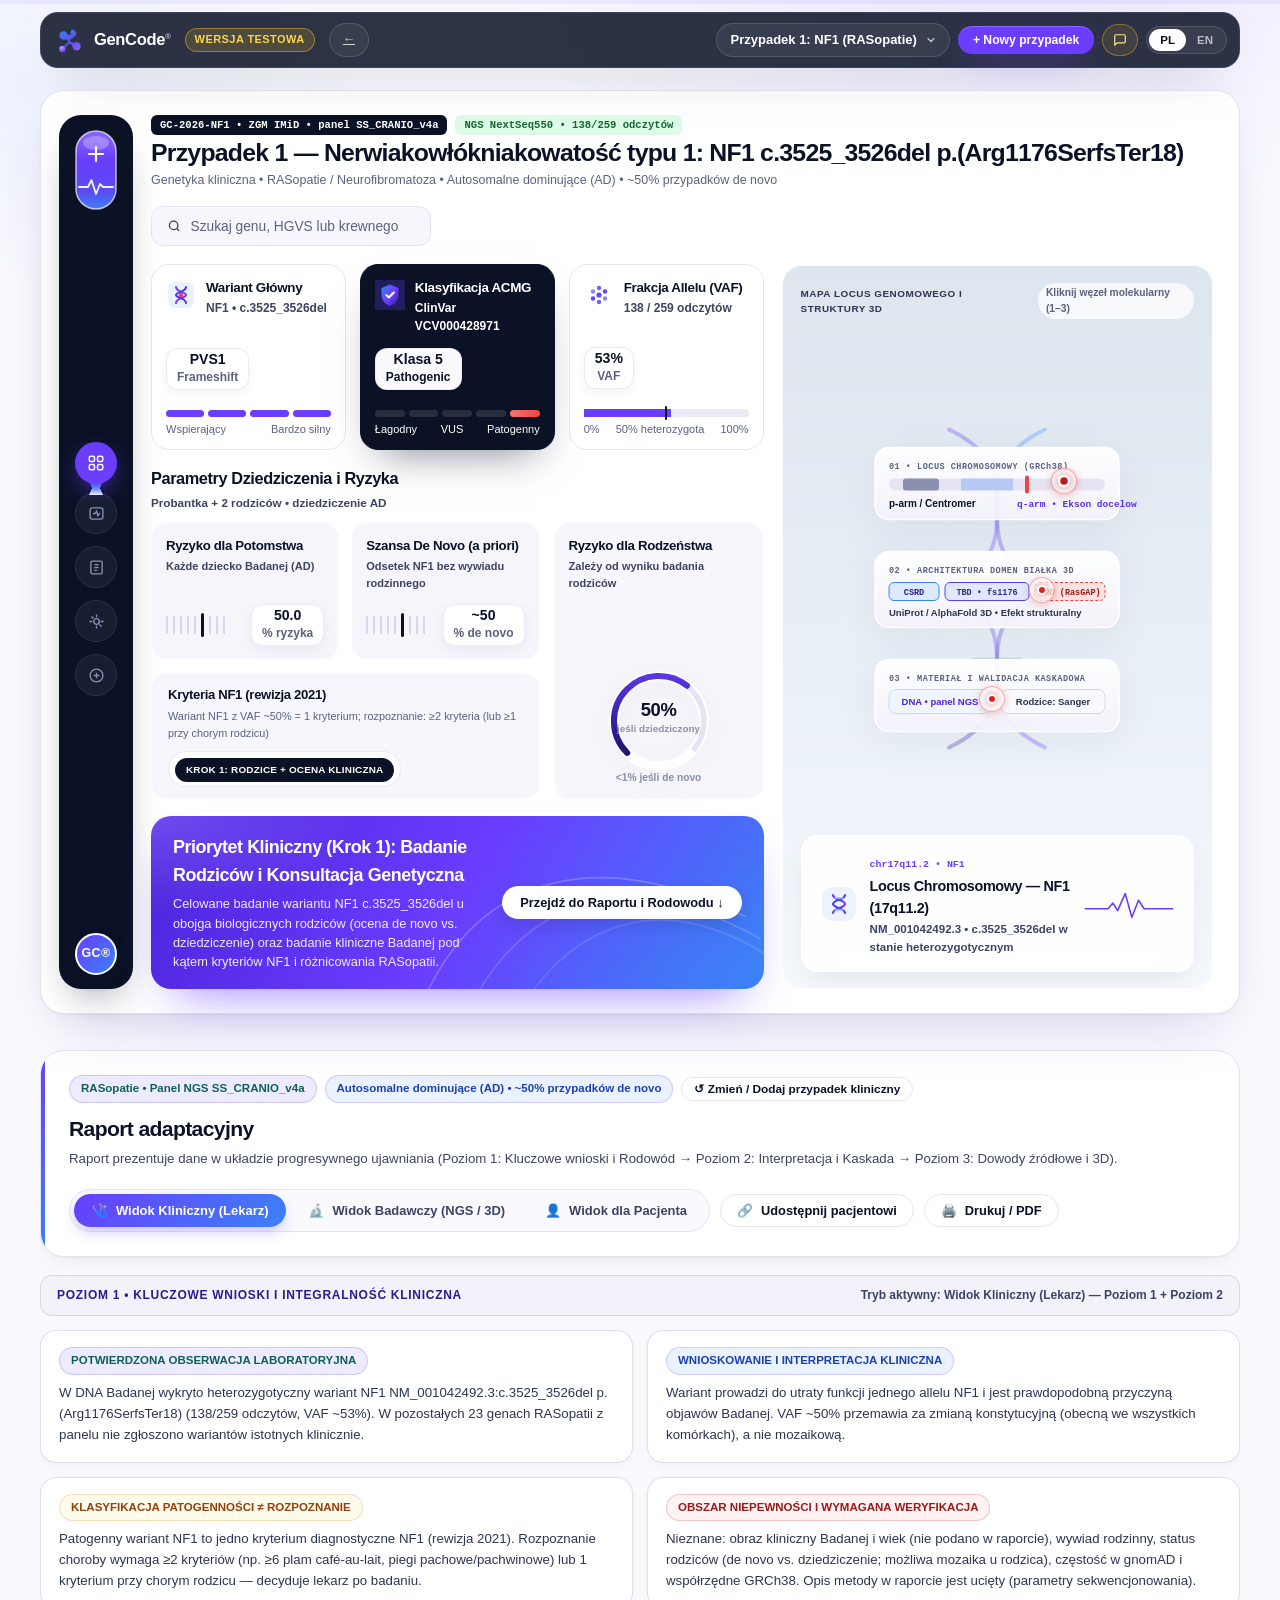
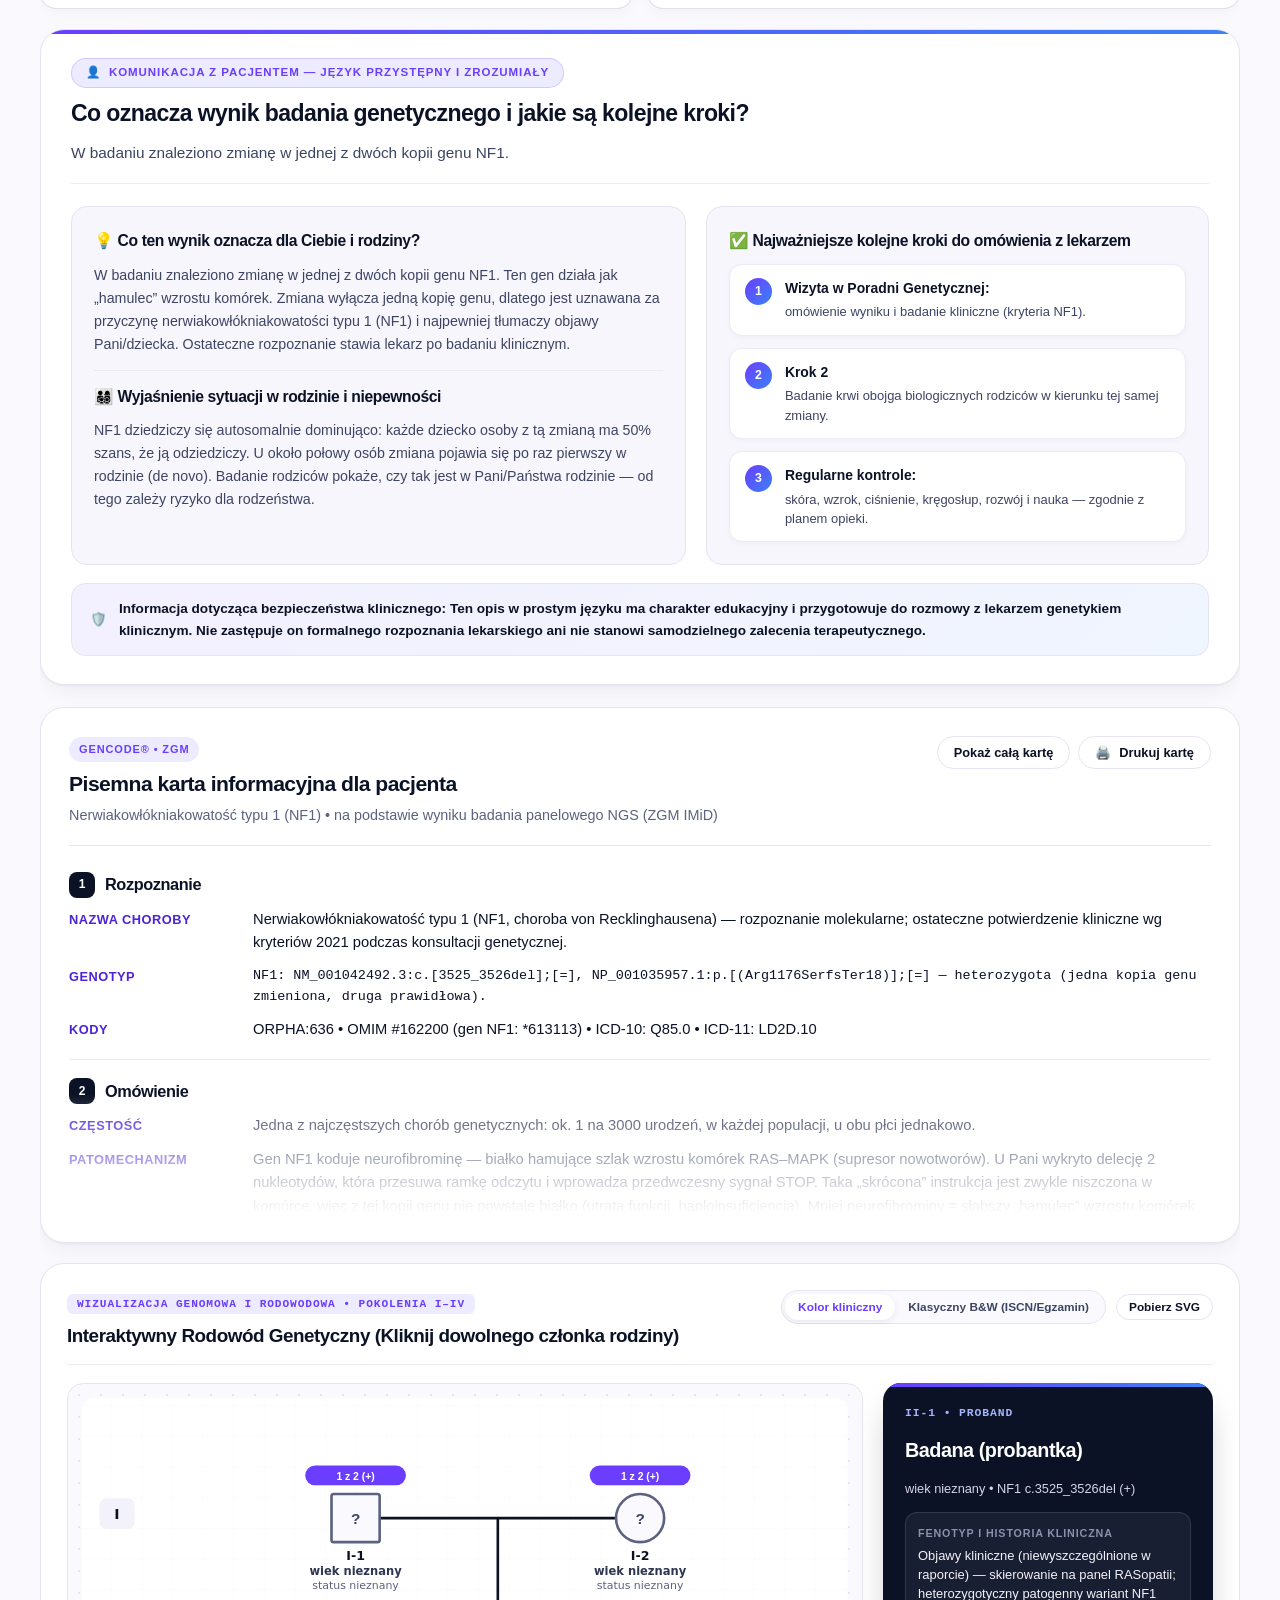
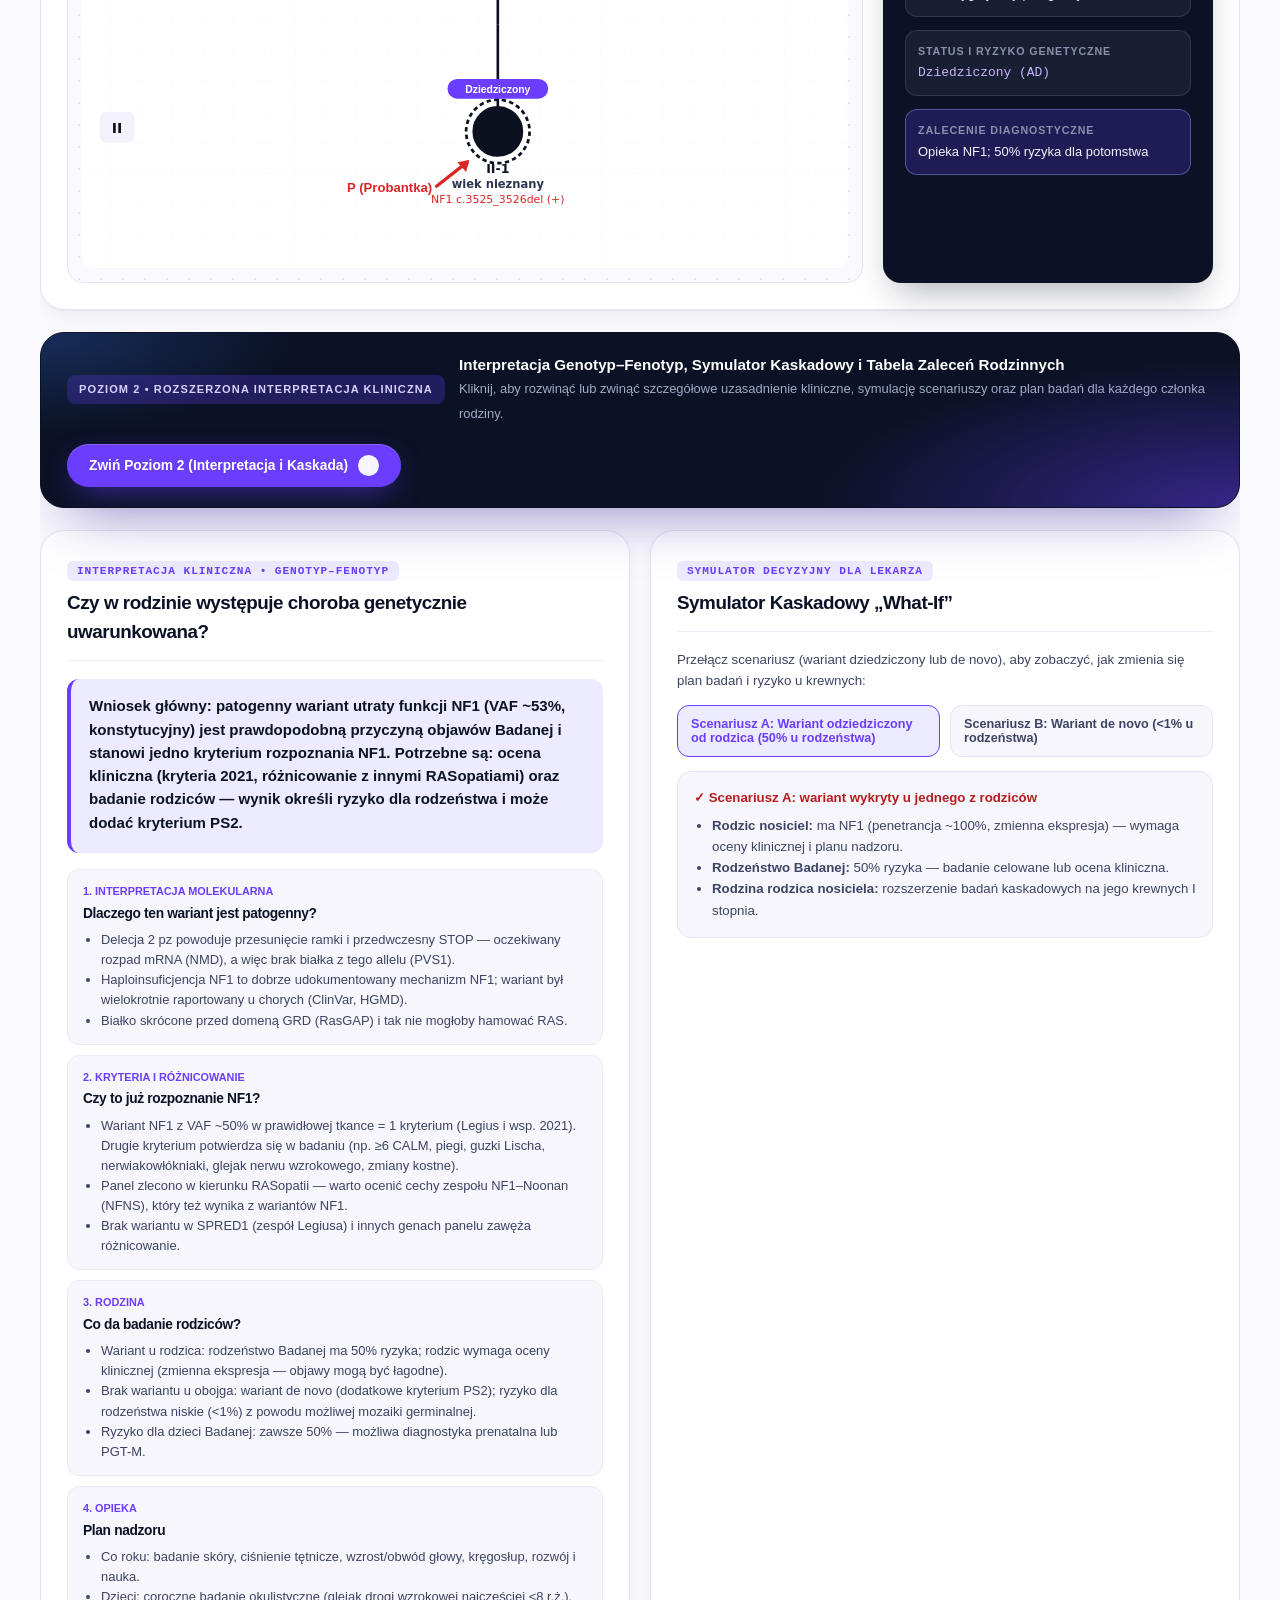
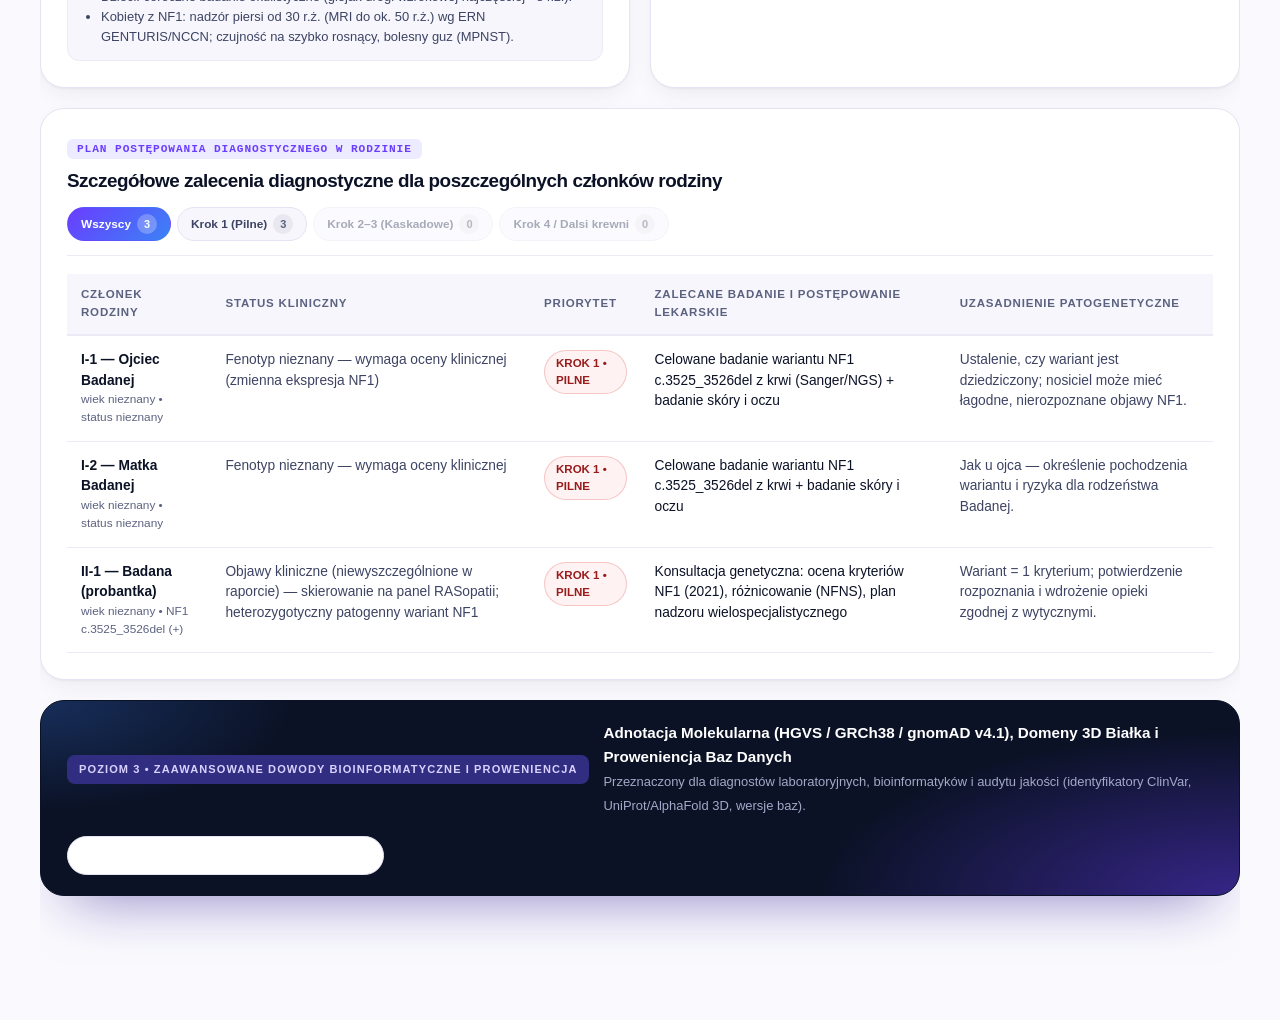
<file: app.html>
<!DOCTYPE html>
<html lang="pl">
<head>
  <meta charset="UTF-8" />
  <meta name="robots" content="noindex, nofollow">
  <meta http-equiv="Content-Security-Policy" content="default-src 'self'; script-src 'self' https://esm.sh; style-src 'self' 'unsafe-inline' https://fonts.googleapis.com; font-src https://fonts.gstatic.com; img-src 'self' data: blob:; connect-src 'self' https://esm.sh https://generativelanguage.googleapis.com https://*.workers.dev; object-src 'none'; base-uri 'self'; form-action 'none'">
  <meta name="viewport" content="width=device-width, initial-scale=1.0" />
  <title>GenCode® Workspace</title>
  <meta name="theme-color" content="#0B1226">
<meta name="color-scheme" content="light">
<script src="./js/boot.js?v=1"></script>
  <link rel="icon" href="data:image/svg+xml,%3Csvg xmlns='http://www.w3.org/2000/svg' viewBox='0 0 64 64'%3E%3Crect width='64' height='64' rx='14' fill='%230B1226'/%3E%3Ccircle cx='24' cy='24' r='9' fill='%233B82F6'/%3E%3Ccircle cx='42' cy='40' r='9' fill='%236A3DFF'/%3E%3Ccircle cx='20' cy='46' r='5' fill='%238B6BFF'/%3E%3Cpath d='M24 24L42 40' stroke='%23B8A6FF' stroke-width='5' stroke-linecap='round'/%3E%3C/svg%3E">
<meta property="og:type" content="website">
<meta property="og:title" content="GenCode® Workspace">
<meta property="og:description" content="Workspace GenCode®: analiza przypadku, rodowód, raport adaptacyjny i karta informacyjna dla pacjenta.">
<meta property="og:locale" content="pl_PL">
<meta name="twitter:card" content="summary">
  <link rel="preconnect" href="https://fonts.googleapis.com">
  <link rel="preconnect" href="https://fonts.gstatic.com" crossorigin>
  <link href="https://fonts.googleapis.com/css2?family=Inter:wght@300;400;500;600;700;800&family=JetBrains+Mono:wght@400;500;600;700&display=swap" rel="stylesheet">
  <link rel="stylesheet" href="./styles.css?v=gencode9" />
  <link rel="stylesheet" href="./theme-landing.css?v=9" />
</head>
<body class="mydna-body" data-scroll-dir="down">
  <!-- Top Scroll Progress Bar -->
  <div class="scroll-progress-track" aria-hidden="true">
    <div id="scroll-progress-bar" class="scroll-progress-bar"></div>
  </div>

  <!-- 3D Architectural Fluted Column Studio Backdrop -->
  <div class="mydna-studio-backdrop" aria-hidden="true">
    <div class="mydna-fluted-wall"></div>
    <div class="mydna-pillar mydna-pillar-left"></div>
    <div class="mydna-pillar mydna-pillar-left-sm"></div>
    <div class="mydna-pillar mydna-pillar-right"></div>
  </div>

  <noscript><p class="gc-noscript">GenCode® wymaga włączonego JavaScriptu.</p></noscript>
  <a class="gc-skip" href="#main">Przejdź do treści</a>
  <div class="mydna-page-wrapper">
    <!-- =====================================================================
         UNIFIED GENCODE APPLICATION TOPBAR & BREADCRUMB NAVIGATION
         ===================================================================== -->
    <header class="mydna-utility-bar" aria-label="Workspace Navigation">
      <div class="mydna-util-left">
        <a href="./index.html" class="gc-nav-logo" aria-label="GenCode — strona główna">
          <svg viewBox="0 0 64 64" fill="none" aria-hidden="true"><defs><linearGradient id="gcn1" x1="10" y1="6" x2="54" y2="58" gradientUnits="userSpaceOnUse"><stop offset="0" stop-color="#3B82F6"/><stop offset=".55" stop-color="#5B4BF0"/><stop offset="1" stop-color="#8B6BFF"/></linearGradient><radialGradient id="gcn2" cx="35%" cy="30%" r="70%"><stop offset="0" stop-color="#B8A6FF"/><stop offset="1" stop-color="#6A3DFF"/></radialGradient></defs><path d="M35 8C39.97 8 44 12.03 44 17C44 20.4 42.1 23.35 39.3 24.88C34.2 27.65 30.8 30.1 29.8 32.8C29.1 34.7 31.8 37.2 37.8 38.6C40.1 37.2 42.8 36.5 45.5 36.8C50.4 37.4 54.2 41.6 54 46.6C53.8 51.8 49.4 55.9 44.2 55.6C39.6 55.3 36 51.7 35.5 47.2C34.8 41.2 30.5 39.2 26.2 42.5L21.5 47.2C20.2 48.5 18.2 48.2 17.4 46.8C16.7 45.6 17.2 44.1 18.5 43.1L23.5 38.8C26.5 36.1 25.5 31.8 20.2 30.2C18.2 31.1 15.9 31.5 13.5 31.1C8.3 30.2 4.8 25.2 5.7 20C6.6 14.8 11.6 11.3 16.8 12.2C20.2 12.8 22.9 15.1 24.1 18.1C25.8 22.2 29.5 22.1 31.8 18.2C31.2 16.9 31 15.5 31.2 14C31.7 10.5 33.1 8 35 8Z" fill="url(#gcn1)"/><circle cx="12.5" cy="52.5" r="7.5" fill="url(#gcn2)"/></svg>
          <b>GenCode<sup>®</sup></b>
        </a>
        <span class="gc-test-badge" data-i18n="test_badge" title="Wersja testowa — dane wyłącznie przykładowe lub zanonimizowane">Wersja testowa</span>
        <span class="gc-role-badge" id="gc-role-badge" hidden></span>
        <a href="./index.html" class="mydna-back-lp-pill" title="Powrót na stronę informacyjną GenCode®">
          <span>←</span>
          <span data-i18n="nav_lp">Strona główna</span>
        </a>

        <!-- Contextual Breadcrumb Trail -->
        <nav class="gc-breadcrumbs" aria-label="Breadcrumb">
          <span class="gc-bc-item" data-i18n="bc_workspace">GenCode® Workspace</span>
          <span class="gc-bc-sep" aria-hidden="true">/</span>
          <span class="gc-bc-item" id="bc-module-name" data-i18n="bc_module_overview">Przegląd i Próbki</span>
          <span class="gc-bc-sep" aria-hidden="true">/</span>
          <span class="gc-bc-item gc-bc-active" id="bc-active-case">Przypadek 1 (NF1 c.3525_3526del)</span>
        </nav>
      </div>

      <!-- Case Switcher & Actions -->
      <div class="mydna-util-right">
        <details class="gc-case-menu" id="gc-case-menu">
          <summary aria-label="Wybór przypadku klinicznego">
            <span class="gc-case-menu-k" data-i18n="case_menu_label">Przypadek</span>
            <span class="gc-case-menu-cur" id="gc-case-current">Przypadek 1: NF1 (RASopatie)</span>
            <svg width="12" height="12" viewBox="0 0 24 24" fill="none" stroke="currentColor" stroke-width="2.5" stroke-linecap="round" aria-hidden="true"><path d="M6 9l6 6 6-6"/></svg>
          </summary>
        <div class="mydna-quick-case-strip" role="group" aria-label="Wybór przypadku klinicznego">
          <button type="button" class="mydna-case-chip active" data-load-case="nf1">
            <span>🧠</span>
            <span data-i18n="tpl_nf1_short">Przypadek 1: NF1 (RASopatie)</span>
          </button>
        </div>
        </details>

        <button id="btn-open-case-modal" class="btn-accent-pill" type="button" style="padding: 7px 15px; font-size: 0.76rem;">
          <span data-i18n="btn_add_case_top">+ Nowy przypadek</span>
        </button>

        <button id="btn-feedback" class="gc-feedback-btn" type="button" aria-haspopup="dialog">
          <svg width="14" height="14" viewBox="0 0 24 24" fill="none" stroke="currentColor" stroke-width="2" stroke-linecap="round" stroke-linejoin="round" aria-hidden="true"><path d="M21 15a2 2 0 0 1-2 2H7l-4 4V5a2 2 0 0 1 2-2h14a2 2 0 0 1 2 2z"/></svg>
          <span data-i18n="fb_btn">Zgłoś uwagę</span>
        </button>

        <div class="lang-switch" role="group" aria-label="Language switch">
          <button id="lang-pl" class="lang-btn active" type="button">PL</button>
          <button id="lang-en" class="lang-btn" type="button">EN</button>
        </div>
      </div>
    </header>

    <!-- =====================================================================
         GENCODE GLASSMORPHIC MONITOR ON 3D PEDESTAL
         (Preserves Reference UX/UI Architecture, Adapted 100% to GenCode Genomics)
         ===================================================================== -->
    <main id="main" tabindex="-1">
    <!-- Empty workspace (role entry without a case) -->
    <section id="gc-empty" class="gc-empty" hidden>
      <div class="gc-empty-card" data-for="clinician">
        <span class="gc-empty-kicker" data-i18n="empty_cl_kicker">WORKSPACE KLINICYSTY</span>
        <h1 data-i18n="empty_cl_title">Dodaj przypadek do analizy</h1>
        <p data-i18n="empty_cl_text">Wklej opis wywiadu lub wynik badania genetycznego — GenCode® przygotuje analizę, rodowód i raport dla pacjenta.</p>
        <div class="gc-empty-actions">
          <button type="button" id="btn-empty-add" class="btn-accent-pill" data-i18n="empty_cl_btn">+ Dodaj nowy przypadek</button>
        </div>
        <div id="gc-my-cases-list" class="gc-my-cases"></div>
        <p class="gc-empty-note" data-i18n="empty_cl_note">Przypadki zapisują się tylko w tej przeglądarce. Raport przekażesz pacjentowi przyciskiem „Udostępnij pacjentowi”.</p>
      </div>
      <div class="gc-empty-card" data-for="patient">
        <span class="gc-empty-kicker" data-i18n="empty_pt_kicker">STREFA PACJENTA</span>
        <h1 data-i18n="empty_pt_title">Otwórz swój raport</h1>
        <p data-i18n="empty_pt_text">Wklej link do raportu otrzymany od lekarza albo wybierz plik raportu (.gencode.json).</p>
        <div class="gc-share-open">
          <input id="gc-share-input" type="text" inputmode="url" autocomplete="off" placeholder="https://…?role=patient#r=…" aria-label="Link do raportu">
          <button type="button" id="btn-open-shared" class="btn-accent-pill" data-i18n="empty_pt_btn">Otwórz raport</button>
        </div>
        <label class="gc-file-btn"><input id="gc-share-file" type="file" accept=".json,application/json" hidden><span data-i18n="empty_pt_file">lub wybierz plik raportu</span></label>
        <p id="gc-share-error" class="gc-case-error" role="alert" hidden></p>
        <p class="gc-empty-note" data-i18n="empty_pt_note">Raport ma charakter informacyjny i nie zastępuje rozmowy z lekarzem genetykiem.</p>
      </div>
    </section>

    <section id="overview-pedestal-section" class="mydna-pedestal-stage" aria-label="GenCode Genomic Telemetry Monitor">
      <div class="mydna-glass-bezel">
        <div class="mydna-glass-screen">
          <!-- 1. LEFT VERTICAL MODULE SIDEBAR RAIL -->
          <div class="mydna-sidebar" role="navigation" aria-label="Moduły GenCode">
            <!-- Glowing Blue-Violet GenCode Molecular Capsule Logo -->
            <a href="./index.html" class="mydna-capsule-logo" title="GenCode® — Strona główna">
              <svg viewBox="0 0 44 82" fill="none" xmlns="http://www.w3.org/2000/svg">
                <defs>
                  <linearGradient id="capsule-grad" x1="22" y1="0" x2="22" y2="82" gradientUnits="userSpaceOnUse">
                    <stop offset="0%" stop-color="#8B6BFF" />
                    <stop offset="38%" stop-color="#6A3DFF" />
                    <stop offset="75%" stop-color="#5B4BF0" />
                    <stop offset="100%" stop-color="#3B82F6" />
                  </linearGradient>
                </defs>
                <rect x="2" y="2" width="40" height="78" rx="20" fill="url(#capsule-grad)" stroke="rgba(255,255,255,0.68)" stroke-width="1.5"/>
                <ellipse cx="22" cy="14" rx="13" ry="7" fill="rgba(255,255,255,0.28)" />
                <path d="M22 18V32M15 25H29" stroke="#FFFFFF" stroke-width="2.2" stroke-linecap="round"/>
                <path d="M5 58H14L17.5 51L22 65L26 55L29 58H39" stroke="#FFFFFF" stroke-width="1.8" stroke-linecap="round" stroke-linejoin="round" opacity="0.92"/>
              </svg>
            </a>

            <!-- GenCode Module Navigation Stack with Liquid Metaball Active Bridge & Micro-Labels -->
            <nav class="mydna-nav-rail" aria-label="Nawigacja modułowa">
              <div class="mydna-metaball-group">
                <button type="button" class="mydna-rail-btn active" id="rail-btn-dashboard" data-module="Przegląd (Overview)" data-rail-label="Panel" title="1. Overview — Przegląd telemetrii i statusu próbki">
                  <svg width="18" height="18" viewBox="0 0 24 24" fill="none" stroke="currentColor" stroke-width="2">
                    <rect x="3" y="3" width="7" height="7" rx="2"/>
                    <rect x="14" y="3" width="7" height="7" rx="2"/>
                    <rect x="3" y="14" width="7" height="7" rx="2"/>
                    <rect x="14" y="14" width="7" height="7" rx="2"/>
                  </svg>
                </button>
                <div class="mydna-metaball-neck" aria-hidden="true"></div>
                <button type="button" class="mydna-rail-btn" id="rail-btn-pedigree" data-module="Wizualizacja Genomowa (Rodowód I–IV)" data-rail-label="Rodowód" title="2. Genomic Visualization — Interaktywny Rodowód I–IV">
                  <svg width="17" height="17" viewBox="0 0 24 24" fill="none" stroke="currentColor" stroke-width="1.9">
                    <rect x="3" y="4" width="18" height="16" rx="3"/>
                    <path d="M7 12h3l2-3 2 6 2-3h1"/>
                  </svg>
                </button>
              </div>

              <button type="button" class="mydna-rail-btn" id="rail-btn-patient" data-module="Raport Adaptacyjny (Poziom 1–3)" data-rail-label="Raport" title="3. Adaptive Reports — Raport Kliniczny / Badawczy / Pacjenta">
                <svg width="17" height="17" viewBox="0 0 24 24" fill="none" stroke="currentColor" stroke-width="1.9">
                  <rect x="4" y="3" width="16" height="18" rx="2"/>
                  <path d="M9 8h6M9 12h6M9 16h4"/>
                </svg>
              </button>

              <button type="button" class="mydna-rail-btn" id="rail-btn-doctor" data-module="Interpretacja i Symulator Kaskadowy" data-rail-label="Kaskada" title="4. Interpretation & Cascade Simulator — Analiza Guz vs. Krew i Plan Rodzinny">
                <svg width="17" height="17" viewBox="0 0 24 24" fill="none" stroke="currentColor" stroke-width="1.9">
                  <path d="M12 2v4M12 18v4M4.93 4.93l2.83 2.83M16.24 16.24l2.83 2.83M2 12h4M18 12h4"/>
                  <circle cx="12" cy="12" r="4"/>
                </svg>
              </button>

              <button type="button" class="mydna-rail-btn" id="rail-btn-add" data-module="Rejestracja Próbki / Przypadku" data-rail-label="Próbki" title="5. Samples & Cases — Dodaj lub zmień przypadek kliniczny">
                <svg width="17" height="17" viewBox="0 0 24 24" fill="none" stroke="currentColor" stroke-width="1.9">
                  <path d="M12 21a9 9 0 1 0 0-18 9 9 0 0 0 0 18Z"/>
                  <path d="M8 12h8M12 8v8"/>
                </svg>
              </button>
            </nav>

            <!-- Bottom GenCode System Status Emblem (No Person Photo) -->
            <div class="mydna-avatar-wrap" title="GenCode® Clinical Decision Support Engine v4">
              <div class="mydna-avatar-img" style="display:flex; align-items:center; justify-content:center; background:linear-gradient(135deg, #0B1226 0%, #6A3DFF 100%); color:#FFFFFF; font-family:'Inter',sans-serif; font-size:0.78rem; font-weight:800; letter-spacing:0.03em;">
                GC®
              </div>
            </div>
          </div>

          <!-- 2. MAIN GLASS DASHBOARD CONTENT AREA (GenCode Genomic Telemetry) -->
          <div class="mydna-main-area">
            <!-- Top Case Header & Genomic Search Bar -->
            <div class="mydna-topbar">
              <div class="mydna-greeting">
                <div style="display:flex; align-items:center; gap:8px; flex-wrap:wrap; margin-bottom:3px;">
                  <span class="gc-sample-pill" id="mydna-sample-code">GC-2026-Z11 • SMP-FFPE-8841</span>
                  <span class="gc-qc-pill" id="mydna-qc-pill">QC PASS • 540× NGS</span>
                </div>
                <h1 id="mydna-greeting-title">Przypadek 1 — Nerwiakowłókniakowatość typu 1: NF1 c.3525_3526del p.(Arg1176SerfsTer18)</h1>
                <p id="mydna-greeting-sub">Genetyka kliniczna • RASopatie / Neurofibromatoza • Autosomalne dominujące (AD)</p>
              </div>

              <div class="mydna-topbar-right">
                <label class="mydna-search-box" for="mydna-search-input">
                  <svg width="16" height="16" viewBox="0 0 24 24" fill="none" stroke="#374151" stroke-width="2.2">
                    <circle cx="11" cy="11" r="7"/>
                    <path d="M20 20l-3.5-3.5"/>
                  </svg>
                  <input id="mydna-search-input" type="search" placeholder="Szukaj genu, HGVS lub krewnego (np. I-1, NF1, c.3525)..." autocomplete="off" />
                </label>
              </div>
            </div>

            <!-- 2-COLUMN BENTO STAGE (Left Genomic/Pedigree Telemetry + Right 3D Anatomy Locus Map) -->
            <div class="mydna-bento-stage">
              <!-- LEFT COLUMN -->
              <div class="mydna-left-col">
                <!-- Row 1: 3 Primary Variant & Classification Telemetry Cards -->
                <h2 class="gc-sr-only">Kluczowe parametry wariantu</h2>
                <div class="mydna-vitals-row">
                  <!-- Card 1: Primary Variant & Consequence -->
                  <article class="mydna-vital-card" id="vital-card-temp" title="Kliknij, aby przejść do szczegółów wariantu">
                    <div class="mydna-vital-head">
                      <div class="mydna-vital-icon">
                        <svg width="26" height="26" viewBox="0 0 26 26" fill="none" aria-hidden="true">
                          <rect width="26" height="26" rx="8" fill="#DBEAFE" opacity="0.65"/>
                          <path d="M8 5C8 10 18 10 18 13C18 16 8 16 8 21" stroke="#6A3DFF" stroke-width="2" stroke-linecap="round"/>
                          <path d="M18 5C18 10 8 10 8 13C8 16 18 16 18 21" stroke="#5A2FF0" stroke-width="2" stroke-linecap="round"/>
                          <circle cx="13" cy="13" r="2.3" fill="#EF4444"/>
                        </svg>
                      </div>
                      <div>
                        <h3 id="vital-1-title">Wariant Główny</h3>
                        <span id="vital-1-sub">NF1 • c.3525_3526del</span>
                      </div>
                    </div>
                    <div class="mydna-vital-Foot">
                      <div class="gc-viz" aria-hidden="true"></div>
                      <div class="mydna-vital-badge">
                        <strong id="vital-1-val">PVS1</strong>
                        <small id="vital-1-unit">Stop-Gain</small>
                      </div>
                    </div>
                  </article>

                  <!-- Card 2: ACMG / ClinVar Classification (Elevated White Card) -->
                  <article class="mydna-vital-card mydna-vital-card-elevated" id="vital-card-hr" title="Kliknij, aby otworzyć kryteria ACMG i ClinVar">
                    <div class="mydna-vital-head">
                      <div class="mydna-vital-icon">
                        <svg width="26" height="26" viewBox="0 0 26 26" fill="none" aria-hidden="true">
                          <defs>
                            <linearGradient id="acmgShieldGrad" x1="0%" y1="0%" x2="100%" y2="100%">
                              <stop offset="0%" stop-color="#3B82F6"/>
                              <stop offset="55%" stop-color="#6A3DFF"/>
                              <stop offset="100%" stop-color="#2E1A8F"/>
                            </linearGradient>
                          </defs>
                          <path d="M13 2.5L21.5 6V12.5C21.5 18.2 17.9 22.4 13 24C8.1 22.4 4.5 18.2 4.5 12.5V6L13 2.5Z" fill="url(#acmgShieldGrad)"/>
                          <path d="M9.5 13.2L11.8 15.5L16.8 10.5" stroke="#FFFFFF" stroke-width="2.1" stroke-linecap="round" stroke-linejoin="round"/>
                        </svg>
                      </div>
                      <div>
                        <h3 id="vital-2-title">Klasyfikacja ACMG</h3>
                        <span id="vital-2-sub">ClinVar VCV000428971</span>
                      </div>
                    </div>
                    <div class="mydna-vital-Foot">
                      <div class="gc-viz" aria-hidden="true"></div>
                      <div class="mydna-vital-badge mydna-vital-badge-soft">
                        <strong id="vital-2-val">Klasa 5</strong>
                        <small id="vital-2-unit">Pathogenic</small>
                      </div>
                    </div>
                  </article>

                  <!-- Card 3: Sample Origin & Germline Prior Probability -->
                  <article class="mydna-vital-card" id="vital-card-glucose" title="Kliknij, aby przejść do symulatora kaskadowego">
                    <div class="mydna-vital-head">
                      <div class="mydna-vital-icon">
                        <svg width="26" height="26" viewBox="0 0 26 26" fill="none">
                          <circle cx="13" cy="13" r="2.6" fill="#5B4BF0"/>
                          <circle cx="13" cy="6" r="2.2" fill="#6366F1"/>
                          <circle cx="13" cy="20" r="2.2" fill="#6366F1"/>
                          <circle cx="7" cy="9.5" r="2.2" fill="#818CF8"/>
                          <circle cx="19" cy="9.5" r="2.2" fill="#6A3DFF"/>
                          <circle cx="7" cy="16.5" r="2.2" fill="#6A3DFF"/>
                          <circle cx="19" cy="16.5" r="2.2" fill="#818CF8"/>
                        </svg>
                      </div>
                      <div>
                        <h3 id="vital-3-title">Frakcja Allelu (VAF)</h3>
                        <span id="vital-3-sub">138 / 259 odczytów</span>
                      </div>
                    </div>
                    <div class="mydna-vital-Foot">
                      <div class="gc-viz" aria-hidden="true"></div>
                      <div class="mydna-vital-badge">
                        <strong id="vital-3-val">70–75%</strong>
                        <small id="vital-3-unit">a priori</small>
                      </div>
                    </div>
                  </article>
                </div>

                <!-- Row 2: Molecular & Pedigree Parameters Section -->
                <div class="mydna-conditions-block">
                  <div class="mydna-conditions-header">
                    <div>
                      <h2 id="conditions-heading">Parametry Molekularne i Rodowodowe</h2>
                      <span id="conditions-subcount">4 pokolenia (I–IV) • 14 członków rodziny • 2 tory genetyczne</span>
                    </div>
                  </div>

                  <div class="mydna-conditions-grid">
                    <!-- Left Sub-Column (gnomAD Rarity + 3D Protein Truncation + Dual-Track Inheritance Pill) -->
                    <div class="mydna-cond-left-stack">
                      <div class="mydna-cond-pair">
                        <!-- Sub-Card 1: Population Frequency (gnomAD v4) -->
                        <article class="mydna-cond-card">
                          <div class="mydna-cond-top">
                            <h4 id="cond-1-title" aria-level="3" role="heading">Częstość gnomAD v4</h4>
                            <span id="cond-1-sub">Kryterium PM2_Supporting</span>
                          </div>
                          <div class="mydna-cond-ruler-row">
                            <div class="mydna-ruler-bars" id="cond-1-ruler" aria-hidden="true">
                              <span></span><span class="active"></span><span></span><span></span><span></span><span></span><span></span><span></span><span></span>
                            </div>
                            <div class="mydna-vital-badge">
                              <strong id="cond-1-val">0.0014</strong>
                              <small id="cond-1-unit">% AF</small>
                            </div>
                          </div>
                        </article>

                        <!-- Sub-Card 2: 3D Protein Structure Truncation -->
                        <article class="mydna-cond-card">
                          <div class="mydna-cond-top">
                            <h4 id="cond-2-title" aria-level="3" role="heading">Struktura Białka 3D</h4>
                            <span id="cond-2-sub">Kodon STOP: aa 1203 / 1863</span>
                          </div>
                          <div class="mydna-cond-ruler-row">
                            <div class="mydna-ruler-bars" id="cond-2-ruler" aria-hidden="true">
                              <span></span><span></span><span></span><span></span><span></span><span></span><span class="active"></span><span></span><span></span>
                            </div>
                            <div class="mydna-vital-badge">
                              <strong id="cond-2-val">-35.4</strong>
                              <small id="cond-2-unit">% łańcucha</small>
                            </div>
                          </div>
                        </article>
                      </div>

                      <!-- Wide Pill Card: Inheritance Model & 2nd Family Track -->
                      <article class="mydna-sleep-card">
                        <div>
                          <h4 id="cond-sleep-title" aria-level="3" role="heading">Model Dziedziczenia i II Tor w Rodzinie</h4>
                          <span id="cond-sleep-sub">AD (niepełna penetracja) + 3× poronienie samoistne (II-6)</span>
                        </div>
                        <div class="mydna-sleep-track">
                          <span class="mydna-sleep-pill" id="cond-sleep-pill">KROK 1: RODZICE + OCENA KLINICZNA</span>
                        </div>
                      </article>
                    </div>

                    <!-- Right Tall Cascade Testing Risk Card with Circular Arc Gauge -->
                    <article class="mydna-activity-card">
                      <div class="mydna-cond-top">
                        <h4 id="cond-act-title" aria-level="3" role="heading">Ryzyko Kaskadowe</h4>
                        <span id="cond-act-sub">Krewni I stopnia (jeśli krew +)</span>
                      </div>

                      <div class="mydna-gauge-wrap">
                        <svg class="mydna-gauge-svg" viewBox="0 0 130 130">
                          <defs>
                            <linearGradient id="mydna-arc-grad" x1="0%" y1="100%" x2="100%" y2="0%">
                              <stop offset="0%" stop-color="#6A3DFF"/>
                              <stop offset="60%" stop-color="#2E1A8F"/>
                              <stop offset="100%" stop-color="#0B1226"/>
                            </linearGradient>
                          </defs>
                          <circle cx="65" cy="65" r="48" fill="none" stroke="rgba(255,255,255,0.85)" stroke-width="10"/>
                          <circle
                            cx="65"
                            cy="65"
                            r="48"
                            fill="none"
                            stroke="#E6E4F2"
                            stroke-width="6"
                            stroke-dasharray="220 302"
                            stroke-dashoffset="0"
                            stroke-linecap="round"
                            transform="rotate(135 65 65)"
                          />
                          <circle
                            id="mydna-activity-arc"
                            cx="65"
                            cy="65"
                            r="48"
                            fill="none"
                            stroke="url(#mydna-arc-grad)"
                            stroke-width="6.5"
                            stroke-dasharray="145 302"
                            stroke-dashoffset="0"
                            stroke-linecap="round"
                            transform="rotate(135 65 65)"
                          />
                        </svg>
                        <div class="mydna-gauge-center">
                          <strong id="cond-act-val">50%</strong>
                          <small id="cond-act-unit">Ryzyko AD</small>
                        </div>
                        <div class="mydna-gauge-Target" id="cond-act-target">4 krewnych I° w Kroku 2–3</div>
                      </div>
                    </article>
                  </div>
                </div>

                <!-- Row 3: Clinical Priority Action Banner -->
                <div class="mydna-relax-banner">
                  <svg class="mydna-relax-waves" viewBox="0 0 400 120" fill="none" aria-hidden="true">
                    <path d="M180 120 C220 40, 300 20, 400 70" stroke="rgba(255,255,255,0.22)" stroke-width="1.2"/>
                    <path d="M210 130 C250 55, 320 35, 410 85" stroke="rgba(255,255,255,0.16)" stroke-width="1.2"/>
                    <path d="M240 140 C280 70, 345 50, 420 100" stroke="rgba(255,255,255,0.12)" stroke-width="1.2"/>
                  </svg>
                  <div class="mydna-relax-text" style="max-width: 390px;">
                    <h3 id="relax-banner-title">Priorytet Kliniczny (Krok 1): Badanie Rodziców i Konsultacja Genetyczna</h3>
                    <p id="relax-banner-desc">
                      Celowane badanie wariantu NF1 c.3525_3526del u obojga biologicznych rodziców oraz badanie kliniczne Badanej pod kątem kryteriów NF1.
                    </p>
                  </div>
                  <button type="button" class="mydna-relax-btn" id="btn-relax-action">
                    Przejdź do Raportu i Rodowodu ↓
                  </button>
                </div>
              </div>

              <!-- RIGHT COLUMN: GENCODE 3D GENOMIC LOCUS & PROTEIN DOMAIN ARCHITECTURE VIEWER (NO PERSON) -->
              <div class="mydna-anatomy-col">
                <div class="mydna-anatomy-stage">
                  <div class="gc-anat-header">
                    <span class="gc-anat-tag" id="anatomy-stage-tag">MAPA LOCUS GENOMOWEGO I STRUKTURY 3D</span>
                    <span class="gc-anat-hint" data-i18n="anat_click_hint">Kliknij węzeł molekularny (1–3)</span>
                  </div>

                  <div class="mydna-body-figure-wrap gc-molecular-stage-wrap">
                    <!-- Clean Vector Genomic & 3D Protein Domain Architecture Diagram -->
                    <svg
                      class="gc-molecular-locus-svg"
                      viewBox="0 0 280 370"
                      fill="none"
                      xmlns="http://www.w3.org/2000/svg"
                      aria-label="Schemat locus chromosomowego, architektury domen białkowych 3D i materiału diagnostycznego"
                    >
                      <defs>
                        <linearGradient id="gcHelixRailA" x1="0" y1="0" x2="280" y2="370" gradientUnits="userSpaceOnUse">
                          <stop offset="0%" stop-color="#6A3DFF"/>
                          <stop offset="55%" stop-color="#4F46E5"/>
                          <stop offset="100%" stop-color="#0B1226"/>
                        </linearGradient>
                        <linearGradient id="gcHelixRailB" x1="280" y1="0" x2="0" y2="370" gradientUnits="userSpaceOnUse">
                          <stop offset="0%" stop-color="#38BDF8"/>
                          <stop offset="50%" stop-color="#6A3DFF"/>
                          <stop offset="100%" stop-color="#6366F1"/>
                        </linearGradient>
                        <linearGradient id="gcNodeCardBg" x1="0" y1="0" x2="0" y2="1">
                          <stop offset="0%" stop-color="#FFFFFF" stop-opacity="0.96"/>
                          <stop offset="100%" stop-color="#F3F2FA" stop-opacity="0.92"/>
                        </linearGradient>
                      </defs>

                      <!-- Subtle Scientific Grid Rings -->
                      <circle cx="140" cy="185" r="118" stroke="#D8D6E8" stroke-opacity="0.45" stroke-dasharray="3 5"/>
                      <circle cx="140" cy="185" r="78" stroke="#D8D6E8" stroke-opacity="0.35"/>

                      <!-- Vertical 3D Double-Helix Backbone Connecting the 3 Molecular Tiers -->
                      <path
                        d="M92 26 C188 72, 92 138, 188 185 C92 232, 188 298, 92 344"
                        stroke="url(#gcHelixRailA)"
                        stroke-width="4"
                        stroke-linecap="round"
                        opacity="0.32"
                      />
                      <path
                        d="M188 26 C92 72, 188 138, 92 185 C188 232, 92 298, 188 344"
                        stroke="url(#gcHelixRailB)"
                        stroke-width="4"
                        stroke-linecap="round"
                        opacity="0.32"
                      />

                      <!-- Base-Pair Rungs Across the Helix -->
                      <g stroke="#8A90AD" stroke-width="1.5" stroke-linecap="round" opacity="0.4">
                        <line x1="108" y1="48" x2="172" y2="48"/>
                        <line x1="115" y1="115" x2="165" y2="115"/>
                        <line x1="106" y1="158" x2="174" y2="158"/>
                        <line x1="106" y1="214" x2="174" y2="214"/>
                        <line x1="115" y1="255" x2="165" y2="255"/>
                        <line x1="108" y1="322" x2="172" y2="322"/>
                      </g>

                      <!-- TIER 1: CHROMOSOMAL LOCUS & EXON MAP -->
                      <g transform="translate(18, 44)">
                        <rect width="244" height="72" rx="14" fill="url(#gcNodeCardBg)" stroke="#FFFFFF" stroke-width="1.5"/>
                        <text x="14" y="21" fill="#5B6280" font-family="JetBrains Mono, monospace" font-size="8.5" font-weight="700" letter-spacing="0.06em">01 • LOCUS CHROMOSOMOWY (GRCh38)</text>
                        <!-- Chromosome Ideogram Bar -->
                        <rect x="14" y="31" width="216" height="12" rx="6" fill="#E6E4F2"/>
                        <rect x="28" y="31" width="36" height="12" rx="3" fill="#8A90AD"/>
                        <rect x="86" y="31" width="52" height="12" fill="#3B82F6" opacity="0.28"/>
                        <!-- Variant Locus Marker Line -->
                        <rect x="150" y="28" width="4" height="18" rx="2" fill="#EF4444"/>
                        <text x="14" y="59" fill="#0B1226" font-family="Inter, sans-serif" font-size="10" font-weight="700">p-arm / Centromer</text>
                        <text x="142" y="59" fill="#5A2FF0" font-family="JetBrains Mono, monospace" font-size="9.5" font-weight="700">q-arm • Ekson docelowy</text>
                      </g>

                      <!-- TIER 2: 3D PROTEIN DOMAIN ARCHITECTURE & STOP-GAIN / FOLDING SITE -->
                      <g transform="translate(18, 148)">
                        <rect width="244" height="76" rx="14" fill="url(#gcNodeCardBg)" stroke="#FFFFFF" stroke-width="1.5"/>
                        <text x="14" y="21" fill="#5B6280" font-family="JetBrains Mono, monospace" font-size="8.5" font-weight="700" letter-spacing="0.06em">02 • ARCHITEKTURA DOMEN BIAŁKA 3D</text>
                        <!-- Domain Pills -->
                        <rect x="14" y="31" width="50" height="18" rx="5" fill="#DBEAFE" stroke="#3B82F6" stroke-width="1"/>
                        <text x="39" y="43" text-anchor="middle" fill="#2E1A8F" font-family="JetBrains Mono, monospace" font-size="8.5" font-weight="700" id="lm-d1">RING/TMD</text>

                        <rect x="70" y="31" width="84" height="18" rx="5" fill="#E0E7FF" stroke="#4F46E5" stroke-width="1"/>
                        <text x="112" y="43" text-anchor="middle" fill="#312E81" font-family="JetBrains Mono, monospace" font-size="8.5" font-weight="700" id="lm-d2">COILED / NBD1</text>

                        <rect x="160" y="31" width="70" height="18" rx="5" fill="#FEE2E2" stroke="#EF4444" stroke-width="1" stroke-dasharray="3 2"/>
                        <text x="195" y="43" text-anchor="middle" fill="#991B1B" font-family="JetBrains Mono, monospace" font-size="8.5" font-weight="700" id="lm-d3">BRCT / R-DOM</text>

                        <text x="14" y="64" fill="#2E3552" font-family="Inter, sans-serif" font-size="9.5" font-weight="600">UniProt / AlphaFold 3D • Efekt strukturalny</text>
                      </g>

                      <!-- TIER 3: DIAGNOSTIC MATERIAL & CASCADE VERIFICATION -->
                      <g transform="translate(18, 256)">
                        <rect width="244" height="72" rx="14" fill="url(#gcNodeCardBg)" stroke="#FFFFFF" stroke-width="1.5"/>
                        <text x="14" y="21" fill="#5B6280" font-family="JetBrains Mono, monospace" font-size="8.5" font-weight="700" letter-spacing="0.06em">03 • MATERIAŁ I WALIDACJA KASKADOWA</text>
                        <rect x="14" y="30" width="102" height="24" rx="7" fill="#EFF6FF" stroke="#BFDBFE"/>
                        <text x="65" y="45" text-anchor="middle" fill="#4B23D9" font-family="Inter, sans-serif" font-size="9.5" font-weight="700" id="lm-s1">Krew (EDTA) • NGS</text>
                        <rect x="126" y="30" width="104" height="24" rx="7" fill="#FAFAFE" stroke="#D8D6E8"/>
                        <text x="178" y="45" text-anchor="middle" fill="#2E3552" font-family="Inter, sans-serif" font-size="9.5" font-weight="700" id="lm-s2">Sanger / Kariotyp</text>
                      </g>
                    </svg>

                    <!-- Interactive Pulsing Genomic Locus Hotspots (1–3) -->
                    <button
                      type="button"
                      class="mydna-hotspot active"
                      id="hotspot-1"
                      style="top: 21.5%; left: 74%;"
                      data-hotspot-title="Locus Chromosomowy — NF1 (17q11.2)"
                      data-hotspot-sub="NM_001042492.3 • c.3525_3526del w stanie heterozygotycznym"
                      data-hotspot-locus="chr17q11.2 • NF1"
                      aria-label="Węzeł molekularny 1"
                    >
                      <span class="mydna-hotspot-ring"></span>
                      <span class="mydna-hotspot-dot"></span>
                    </button>

                    <button
                      type="button"
                      class="mydna-hotspot"
                      id="hotspot-2"
                      style="top: 50.5%; left: 66%;"
                      data-hotspot-title="Domena 3D Białka — Kodon STOP (aa 1203)"
                      data-hotspot-sub="Utrata domen C-końcowych BRCT1/BRCT2 oraz sygnału NLS (-35.4% łańcucha)"
                      data-hotspot-locus="NM_007294.4:c.3607C>T"
                      aria-label="Węzeł molekularny 2"
                    >
                      <span class="mydna-hotspot-ring"></span>
                      <span class="mydna-hotspot-dot"></span>
                    </button>

                    <button
                      type="button"
                      class="mydna-hotspot"
                      id="hotspot-3"
                      style="top: 79.5%; left: 48%;"
                      data-hotspot-title="Segregacja — Badanie Rodziców"
                      data-hotspot-sub="Ustalenie, czy wariant powstał de novo (I-1, I-2)"
                      data-hotspot-locus="de novo vs. AD"
                      aria-label="Węzeł molekularny 3"
                    >
                      <span class="mydna-hotspot-ring"></span>
                      <span class="mydna-hotspot-dot"></span>
                    </button>
                  </div>

                  <!-- Bottom Floating Glass Molecular Locus Card -->
                  <div class="mydna-anatomy-floating-card">
                    <div class="mydna-anat-card-left">
                      <div class="mydna-anat-heart-icon">
                        <svg width="34" height="34" viewBox="0 0 34 34" fill="none" aria-hidden="true">
                          <rect width="34" height="34" rx="10" fill="#EEF2FF"/>
                          <path d="M11 8C11 13 23 13 23 17C23 21 11 21 11 26" stroke="#6A3DFF" stroke-width="2.2" stroke-linecap="round"/>
                          <path d="M23 8C23 13 11 13 11 17C11 21 23 21 23 26" stroke="#4F46E5" stroke-width="2.2" stroke-linecap="round"/>
                          <line x1="13" y1="11" x2="21" y2="11" stroke="#93C5FD" stroke-width="1.5" stroke-linecap="round"/>
                          <line x1="13" y1="23" x2="21" y2="23" stroke="#93C5FD" stroke-width="1.5" stroke-linecap="round"/>
                        </svg>
                      </div>
                      <div class="mydna-anat-card-copy">
                        <span class="gc-locus-micro" id="anatomy-card-locus">chr17q11.2 • NF1</span>
                        <h4 id="anatomy-card-title" aria-level="3" role="heading">Locus Chromosomowy — NF1 (17q11.2)</h4>
                        <span id="anatomy-card-sub">GRCh38: chr17:43091983 G&gt;A • Wariant nonsensowny PVS1</span>
                      </div>
                    </div>

                    <svg class="mydna-anat-ecg" viewBox="0 0 96 40" fill="none" aria-hidden="true">
                      <path d="M2 25 H26 L31 19 L36 27 L44 9 L51 34 L58 16 L64 25 H94" stroke="#6A3DFF" stroke-width="1.7" stroke-linecap="round" stroke-linejoin="round"/>
                    </svg>
                  </div>
                </div>
              </div>
            </div>
          </div>
        </div>
      </div>

      <!-- 3-TIER SCULPTURAL WHITE CYLINDRICAL 3D PEDESTAL WITH BLUE UNDERGLOW -->
      <div class="mydna-pedestal-base" aria-hidden="true">
        <div class="mydna-pedestal-tier mydna-tier-1"></div>
        <div class="mydna-pedestal-tier mydna-tier-2"></div>
        <div class="mydna-pedestal-tier mydna-tier-3"></div>
        <div class="mydna-pedestal-glow"></div>
      </div>
    </section>

    <!-- =====================================================================
         GENCODE ANALYTICAL & AUDIENCE-ADAPTIVE REPORTING WORKSPACE
         (3 Presentation Modes + 3-Level Progressive Disclosure + Provenance)
         ===================================================================== -->
    <div class="studio-card" style="margin-top: 28px;">
      <section id="results-workspace" class="dashboard-section">
        <!-- Audience Mode Bar (Clinical vs. Research vs. Patient-Friendly) -->
        <div class="audience-bar">
          <div class="audience-bar-info">
            <div style="display:flex; align-items:center; gap:8px; flex-wrap:wrap;">
              <span id="active-case-badge" class="badge badge-teal">RASopatie • Panel NGS</span>
              <span id="active-domain-badge" class="badge badge-indigo">Autosomalne dominujące (AD)</span>
              <button id="btn-change-case" class="btn-outline-pill" type="button" style="padding:4px 12px; font-size:0.74rem;" data-i18n="btn_switch_case">
                ↺ Zmień / Dodaj przypadek kliniczny
              </button>
            </div>
            <h2 class="gc-report-heading" data-i18n="report_heading">Raport adaptacyjny</h2>
            <h2 id="active-case-title" style="margin-top:6px;">Przypadek 1 — Nerwiakowłókniakowatość typu 1</h2>
            <p id="active-case-subtitle" data-i18n="active_case_subtitle">
              Raport prezentuje dane w układzie progresywnego ujawniania (Poziom 1: Kluczowe wnioski i Rodowód → Poziom 2: Interpretacja i Kaskada → Poziom 3: Dowody źródłowe i 3D).
            </p>
          </div>

          <div style="display:flex; align-items:center; gap:10px; flex-wrap:wrap;">
            <!-- 3-Mode Audience Switcher (Section 4.1) -->
            <div class="audience-toggle-group" role="tablist" aria-label="Tryb prezentacji raportu">
              <button id="tab-clinical-view" class="audience-tab active" type="button" role="tab" aria-selected="true">
                🩺 <span data-i18n="tab_clinical">Widok Kliniczny (Lekarz)</span>
              </button>
              <button id="tab-research-view" class="audience-tab" type="button" role="tab" aria-selected="false">
                🔬 <span data-i18n="tab_research">Widok Badawczy (NGS / 3D)</span>
              </button>
              <button id="tab-patient-view" class="audience-tab" type="button" role="tab" aria-selected="false">
                👤 <span data-i18n="tab_patient">Widok dla Pacjenta</span>
              </button>
            </div>
            <button id="btn-share-patient" class="btn-outline-pill" type="button" title="Wyślij pacjentowi link do raportu">
              🔗 <span data-i18n="btn_share_patient">Udostępnij pacjentowi</span>
            </button>
            <button id="btn-print-report" class="btn-outline-pill" type="button" title="Drukuj lub zapisz PDF">
              🖨️ <span data-i18n="btn_print">Drukuj / PDF</span>
            </button>
          </div>
        </div>

        <!-- =================================================================
             LEVEL 1 — ESSENTIAL FINDINGS & REPORT INTEGRITY (Always Visible)
             Explicitly separates Observed Finding vs. Inferred Interpretation,
             Pathogenicity vs. Clinical Diagnosis, and Uncertainty
             ================================================================= -->
        <div class="gc-level-banner">
          <span class="gc-level-pill" data-i18n="level1_pill">POZIOM 1 • KLUCZOWE WNIOSKI I INTEGRALNOŚĆ KLINICZNA</span>
          <span class="gc-level-note" id="level1-mode-indicator">Tryb aktywny: Widok Kliniczny (Lekarz)</span>
        </div>

        <!-- Scientific Integrity & Uncertainty Separation Grid (Section 4.3) -->
        <div id="integrity-grid" class="gc-integrity-grid">
          <article class="gc-integrity-card">
            <div class="gc-int-header">
              <span class="badge badge-teal" data-i18n="int_observed">POTWIERDZONA OBSERWACJA LABORATORYJNA</span>
            </div>
            <p id="int-observed-text" class="gc-int-body"></p>
          </article>

          <article class="gc-integrity-card">
            <div class="gc-int-header">
              <span class="badge badge-indigo" data-i18n="int_inferred">WNIOSKOWANIE I INTERPRETACJA KLINICZNA</span>
            </div>
            <p id="int-inferred-text" class="gc-int-body"></p>
          </article>

          <article class="gc-integrity-card">
            <div class="gc-int-header">
              <span class="badge badge-amber" data-i18n="int_boundary">KLASYFIKACJA PATOGENNOŚCI ≠ ROZPOZNANIE</span>
            </div>
            <p id="int-boundary-text" class="gc-int-body"></p>
          </article>

          <article class="gc-integrity-card">
            <div class="gc-int-header">
              <span class="badge badge-danger" data-i18n="int_uncertainty">OBSZAR NIEPEWNOŚCI I WYMAGANA WERYFIKACJA</span>
            </div>
            <p id="int-uncertainty-text" class="gc-int-body"></p>
          </article>
        </div>

        <!-- Patient-Friendly Summary Card (Highlighted in Patient Mode, accessible in all modes) -->
        <div id="patient-report-section" class="patient-report-card">
          <div class="patient-report-header">
            <span class="patient-friendly-badge">
              <span>👤</span>
              <span id="patient-badge-text" data-i18n="patient_badge">KOMUNIKACJA Z PACJENTEM — JĘZYK PRZYSTĘPNY I ZROZUMIAŁY</span>
            </span>
            <h3 id="patient-headline" class="patient-report-title">
              Co oznacza wynik badania i jakie są kolejne kroki?
            </h3>
            <p id="patient-summary-lead" class="patient-report-lead"></p>
          </div>

          <div class="patient-grid">
            <div class="patient-box">
              <h4 data-i18n="patient_what_it_means_title">💡 Co ten wynik oznacza dla Ciebie i rodziny?</h4>
              <p id="patient-what-it-means"></p>
              <div style="margin-top:14px; padding-top:14px; border-top:1px solid var(--border-hairline);">
                <h4 data-i18n="patient_family_note_title">👨‍👩‍👧‍👦 Wyjaśnienie sytuacji w rodzinie i niepewności</h4>
                <p id="patient-family-note"></p>
              </div>
            </div>

            <div class="patient-box">
              <h4 data-i18n="patient_steps_title">✅ Najważniejsze kolejne kroki do omówienia z lekarzem</h4>
              <div id="patient-steps-list" class="patient-steps-list"></div>
            </div>
          </div>

          <div class="patient-reassurance">
            <span>🛡️</span>
            <span id="patient-reassurance-text"></span>
          </div>
        </div>

        <!-- INTERACTIVE PEDIGREE VISUALIZATION (Generations I–IV) -->
        <!-- Written patient information sheet (rendered when the case provides `patientCard`) -->
        <div id="patient-card-section" class="bento-card gc-pcard" hidden>
          <div class="pcard-head">
            <div>
              <span class="eyebrow-mini">GenCode® • ZGM</span>
              <h3 id="pcard-title">Pisemna karta informacyjna dla pacjenta</h3>
              <p id="pcard-subtitle"></p>
            </div>
            <div class="pcard-actions">
              <button id="btn-toggle-pcard" class="btn-outline-pill" type="button" aria-expanded="false" aria-controls="pcard-body">Pokaż całą kartę</button>
              <button id="btn-print-pcard" class="btn-outline-pill" type="button">🖨️ <span data-i18n="pcard_print">Drukuj kartę</span></button>
            </div>
          </div>
          <div id="pcard-body" class="pcard-body"></div>
          <p id="pcard-footer" class="pcard-footer"></p>
        </div>

        <div id="pedigree-anchor" class="bento-card" style="margin-bottom: 20px;">
          <div class="card-header">
            <div>
              <span class="card-step-num" data-i18n="step_pedigree_badge">WIZUALIZACJA GENOMOWA I RODOWODOWA • POKOLENIA I–IV</span>
              <h3 class="card-title" data-i18n="card_pedigree_title">Interaktywny Rodowód Genetyczny (Kliknij dowolnego członka rodziny)</h3>
            </div>
            <div class="pedigree-toolbar">
              <div class="mode-pill-group">
                <button id="ped-mode-color" class="mode-pill active" type="button" data-i18n="ped_mode_color">Kolor kliniczny</button>
                <button id="ped-mode-bw" class="mode-pill" type="button" data-i18n="ped_mode_bw">Klasyczny B&amp;W (ISCN/Egzamin)</button>
              </div>
              <button id="btn-export-svg" class="btn-outline-pill" type="button" style="padding: 5px 12px; font-size: 0.74rem;" data-i18n="btn_export_svg">
                Pobierz SVG
              </button>
            </div>
          </div>

          <div class="pedigree-stage">
            <div id="pedigree-svg-wrapper" class="pedigree-svg-wrapper"></div>

            <div id="member-inspector" class="member-inspector" role="region" aria-label="Szczegóły członka rodziny" aria-live="polite">
              <div class="inspector-tag" id="insp-id">II-1 • PROBAND</div>
              <h4 class="inspector-name" id="insp-name">Badana (probantka)</h4>
              <div class="inspector-role" id="insp-role">Probantka</div>

              <div class="inspector-block">
                <span class="inspector-label" data-i18n="insp_pheno_label">Fenotyp i historia kliniczna</span>
                <p id="insp-phenotype"></p>
              </div>
              <div class="inspector-block">
                <span class="inspector-label" data-i18n="insp_geno_label">Status i ryzyko genetyczne</span>
                <p id="insp-genotype" class="mono-tag"></p>
              </div>
              <div class="inspector-block highlight-rec">
                <span class="inspector-label" data-i18n="insp_rec_label">Zalecenie diagnostyczne</span>
                <p id="insp-recommendation"></p>
              </div>
            </div>
          </div>
        </div>

        <!-- =================================================================
             PROGRESSIVE DISCLOSURE CONTROL — LEVEL 2 (Expanded Interpretation)
             ================================================================= -->
        <div class="extend-pro-banner" id="level2-disclosure-bar">
          <div class="extend-pro-text">
            <span class="pro-pill">POZIOM 2 • ROZSZERZONA INTERPRETACJA KLINICZNA</span>
            <div>
              <strong style="font-size:0.95rem; color:var(--text-primary); display:block;" data-i18n="lvl2_banner_title">
                Interpretacja Genotyp–Fenotyp, Symulator Kaskadowy i Tabela Zaleceń Rodzinnych
              </strong>
              <span style="font-size:0.81rem; color:var(--text-secondary);" data-i18n="lvl2_banner_sub">
                Kliknij, aby rozwinąć lub zwinąć szczegółowe uzasadnienie kliniczne, symulację scenariuszy oraz plan badań dla każdego członka rodziny.
              </span>
            </div>
          </div>
          <button id="btn-toggle-level2" class="btn-accent-pill" type="button" aria-expanded="true">
            <span id="btn-toggle-level2-label">Zwiń Poziom 2 (Interpretacja i Kaskada)</span>
            <span class="arrow-circle" id="btn-toggle-level2-icon">↑</span>
          </button>
        </div>

        <!-- LEVEL 2 CONTENT CONTAINER -->
        <div id="level2-section" class="pro-view-container">
          <div class="bento-row-2col" style="margin-top: 16px;">
            <div class="bento-card">
              <div class="card-header">
                <div>
                  <span class="card-step-num" data-i18n="step_q2_badge">INTERPRETACJA KLINICZNA • GENOTYP–FENOTYP</span>
                  <h3 class="card-title" data-i18n="card_q2_title">Czy w rodzinie występuje choroba genetycznie uwarunkowana?</h3>
                </div>
              </div>
              <div id="pro-q2-verdict" class="verdict-banner"></div>
              <div id="pro-q2-points" class="reasoning-points"></div>
            </div>

            <div class="bento-card" id="simulator-anchor">
              <div class="card-header">
                <div>
                  <span class="card-step-num" data-i18n="step_sim_badge">SYMULATOR DECYZYJNY DLA LEKARZA</span>
                  <h3 class="card-title" data-i18n="card_sim_title">Symulator Kaskadowy „What-If”</h3>
                </div>
              </div>
              <p style="font-size:0.83rem; color:var(--text-secondary); margin-bottom:14px;" data-i18n="sim_desc">
                Przełącz scenariusz (wariant dziedziczony lub de novo), aby zobaczyć, jak zmienia się plan badań i ryzyko u krewnych:
              </p>
              <div class="sim-switch-row">
                <button id="sim-btn-germline" class="sim-btn active" type="button" data-i18n="sim_btn_germline">
                  Scenariusz A: Wariant odziedziczony od rodzica
                </button>
                <button id="sim-btn-somatic" class="sim-btn" type="button" data-i18n="sim_btn_somatic">
                  Scenariusz B: Wariant de novo
                </button>
              </div>
              <div id="sim-output-box" class="sim-output-box"></div>
            </div>
          </div>

          <div class="bento-card" style="margin-top: 20px;">
            <div class="card-header">
              <div>
                <span class="card-step-num" data-i18n="step_q3_badge">PLAN POSTĘPOWANIA DIAGNOSTYCZNEGO W RODZINIE</span>
                <h3 class="card-title" data-i18n="card_q3_title">Szczegółowe zalecenia diagnostyczne dla poszczególnych członków rodziny</h3>
              </div>
              <div class="filter-pills">
                <button class="filter-pill active" type="button" data-filter="all" data-i18n="filter_all">Wszyscy</button>
                <button class="filter-pill" type="button" data-filter="urgent" data-i18n="filter_urgent">Krok 1 (Pilne)</button>
                <button class="filter-pill" type="button" data-filter="cascade" data-i18n="filter_cascade">Krok 2–3 (Kaskadowe)</button>
                <button class="filter-pill" type="button" data-filter="cytogenetics" data-i18n="filter_cyto">Krok 4 / Dalsi krewni</button>
              </div>
            </div>

            <div class="table-responsive">
              <table class="diagnostic-table">
                <thead>
                  <tr>
                    <th data-i18n="th_member">Członek rodziny</th>
                    <th data-i18n="th_status">Status kliniczny</th>
                    <th data-i18n="th_priority">Priorytet</th>
                    <th data-i18n="th_test">Zalecane badanie i postępowanie lekarskie</th>
                    <th data-i18n="th_rationale">Uzasadnienie patogenetyczne</th>
                  </tr>
                </thead>
                <tbody id="pro-diagnostic-tbody"></tbody>
              </table>
            </div>
          </div>
        </div>

        <!-- =================================================================
             PROGRESSIVE DISCLOSURE CONTROL — LEVEL 3 (Advanced Evidence & Provenance)
             ================================================================= -->
        <div class="extend-pro-banner" id="level3-disclosure-bar" style="margin-top: 20px;">
          <div class="extend-pro-text">
            <span class="pro-pill" style="background:#312E81;">POZIOM 3 • ZAAWANSOWANE DOWODY BIOINFORMATYCZNE I PROWENIENCJA</span>
            <div>
              <strong style="font-size:0.95rem; color:var(--text-primary); display:block;" data-i18n="lvl3_banner_title">
                Adnotacja Molekularna (HGVS / GRCh38 / gnomAD v4.1), Domeny 3D Białka i Proweniencja Baz Danych
              </strong>
              <span style="font-size:0.81rem; color:var(--text-secondary);" data-i18n="lvl3_banner_sub">
                Przeznaczony dla diagnostów laboratoryjnych, bioinformatyków i audytu jakości (identyfikatory ClinVar, UniProt/AlphaFold 3D, wersje baz).
              </span>
            </div>
          </div>
          <button id="btn-toggle-level3" class="btn-outline-pill" type="button" aria-expanded="false">
            <span id="btn-toggle-level3-label">Rozwiń Poziom 3 (Dowody Źródłowe i 3D)</span>
            <span class="arrow-circle" id="btn-toggle-level3-icon">↓</span>
          </button>
        </div>

        <!-- LEVEL 3 CONTENT CONTAINER -->
        <div id="level3-section" class="pro-view-container hidden" style="margin-top: 16px;">
          <div class="bento-row-2col">
            <div class="bento-card">
              <div class="card-header">
                <div>
                  <span class="card-step-num" data-i18n="lvl3_mol_kicker">DIAGNOSTYKA MOLEKULARNA • HGVS / ACMG / GRCh38</span>
                  <h3 class="card-title" data-i18n="pro_variant_card_title">Charakterystyka Molekularna Wariantu</h3>
                </div>
                <span id="pro-acmg-badge" class="badge badge-danger">PATHOGENIC (ACMG)</span>
              </div>

              <div class="variant-kv-grid" id="pro-variant-kv"></div>

              <div style="margin-top:16px; padding:14px; border-radius:12px; background:var(--bg-card-subtle); border:1px solid var(--border-hairline);">
                <div style="font-size:0.74rem; font-weight:700; text-transform:uppercase; letter-spacing:0.06em; color:var(--brand-primary); margin-bottom:6px;" data-i18n="pro_case_prompt_label">
                  Oryginalny opis przypadku klinicznego (Tekst źródłowy)
                </div>
                <p id="pro-original-text" style="font-size:0.84rem; color:var(--text-secondary); line-height:1.6;"></p>
              </div>
            </div>

            <div class="bento-card">
              <div class="card-header">
                <div>
                  <span class="card-step-num" data-i18n="lvl3_sci_kicker">BAZY POPULACYJNE I STRUKTURA BIAŁKA 3D</span>
                  <h3 class="card-title" data-i18n="pro_science_card_title">Adnotacja Populacyjna i Strukturalna 3D</h3>
                </div>
                <span id="pro-clinvar-stars" class="badge badge-amber">ClinVar</span>
              </div>

              <div class="science-3col" style="grid-template-columns: 1fr; gap: 12px;">
                <div class="science-subcard">
                  <div class="subcard-label">ClinVar &amp; populacyjna baza gnomAD v4.1</div>
                  <p id="pro-science-clinvar" class="subcard-text"></p>
                  <p id="pro-science-gnomad" class="subcard-text" style="margin-top:6px;"></p>
                </div>

                <div class="science-subcard">
                  <div class="subcard-label">Architektura domenowa białka (UniProt / AlphaFold 3D)</div>
                  <p id="pro-science-structure" class="subcard-text"></p>
                  <div class="domain-track" id="pro-domain-track"></div>
                </div>

                <div class="science-subcard">
                  <div class="subcard-label">Proweniencja danych i wersje baz referencyjnych (Audit Trail)</div>
                  <div id="pro-provenance-list" class="gc-provenance-list"></div>
                </div>
              </div>
            </div>
          </div>
        </div>
      </section>
    </div>
  </main>
  </div>

  <!-- =====================================================================
       MODAL: ADD / ANALYZE CLINICAL CASE (Samples & Cases Module)
       ===================================================================== -->
  <div id="case-modal" class="modal-backdrop hidden" role="dialog" aria-modal="true" aria-labelledby="case-modal-title">
    <div class="modal-dialog">
      <div class="modal-header">
        <div>
          <span class="section-eyebrow" style="margin-bottom:6px;">MODUŁ SAMPLES &amp; CASES • GENCODE®</span>
          <h2 id="case-modal-title" style="font-family:var(--font-display); font-size:1.25rem; font-weight:800;">
            Wybierz lub wprowadź przypadek kliniczny do analizy
          </h2>
        </div>
        <button id="btn-close-case-modal" class="modal-close" type="button" aria-label="Zamknij">✕</button>
      </div>

      <div class="gc-demo-pills" style="margin-bottom: 16px; padding: 12px 14px; border-radius: 12px; background: var(--bg-canvas); border: 1px solid var(--border-hairline);">
        <div style="font-size: 0.74rem; font-weight: 700; text-transform: uppercase; letter-spacing: 0.06em; color: var(--text-muted); margin-bottom: 8px;">
          Przypadki przykładowe (demo):
        </div>
        <div style="display: flex; gap: 8px; flex-wrap: wrap;">
          <button type="button" class="quick-case-pill" data-load-case="nf1">
            🧠 Przypadek 1: NF1 — nerwiakowłókniakowatość typu 1 (panel RASopatii)
          </button>
        </div>
      </div>

      <div class="modal-grid">
        <div>
          <label class="form-label" for="custom-case-textarea">
            Opis wywiadu rodzinnego / wynik badania genetycznego (AD, AR, X-linked, kariotyp, onkogenetyka)
          </label>
          <textarea id="custom-case-textarea" class="form-textarea" placeholder="Wklej treść zadania lub opis pacjenta, np.: Pacjentka 34 l., trzy poronienia samoistne, lub opis rodziny z chorobą monogenową / wariantem HGVS..."></textarea>

          <div class="gc-ai-box" id="gc-ai-box" hidden>
            <label class="form-label" for="ai-code-input" data-i18n="ai_code_label">Kod dostępu do analizy AI (otrzymany od autora)</label>
            <input id="ai-code-input" type="password" class="form-input" autocomplete="off" spellcheck="false" maxlength="80" aria-describedby="ai-code-status">
            <small id="ai-code-status" class="gc-ai-status" aria-live="polite" data-i18n="ai_code_hint">Bez kodu działa uproszczona analiza lokalna w przeglądarce (bez karty dla pacjenta). Do AI wysyłaj tylko dane zanonimizowane.</small>
          </div>
        </div>

        <div>
          <label class="form-label">Zdjęcie dokumentacji / karty przypadku (opcjonalnie)</label>
          <label class="upload-dropzone" for="case-image-input">
            <input id="case-image-input" type="file" accept="image/*" class="hidden" />
            <div style="font-size: 1.5rem; margin-bottom: 6px;">📷</div>
            <div style="font-size: 0.84rem; font-weight: 700; color: var(--text-primary);">
              Kliknij, aby dodać zdjęcie przypadku
            </div>
            <div style="font-size: 0.75rem; color: var(--text-muted); margin-top: 4px;">
              Obsługuje JPG / PNG (np. skan karty konsultacyjnej)
            </div>
            <img id="case-image-preview" class="upload-preview hidden" alt="Podgląd zdjęcia przypadku" />
          </label>
        </div>
      </div>

      <div style="display:flex; justify-content:flex-end; gap:10px; margin-top:18px; padding-top:14px; border-top:1px solid var(--border-hairline);">
        <button id="btn-cancel-case-modal" type="button" class="btn-outline-pill">Anuluj</button>
        <p id="gc-case-error" class="gc-case-error" role="alert" hidden></p>
        <button id="btn-run-case-analysis" type="button" class="btn-accent-pill">
          <span id="btn-run-case-label">Uruchom analizę i wygeneruj raport</span>
          <span class="arrow-circle">→</span>
        </button>
      </div>
    </div>
  </div>

  <!-- Floating Scroll-Up Progress Ring Pill -->
  <button id="scroll-up-fab" class="scroll-up-fab" type="button" aria-label="Przewiń na górę strony">
    <svg class="scroll-ring-svg" width="36" height="36" viewBox="0 0 36 36" aria-hidden="true">
      <circle class="scroll-ring-bg" cx="18" cy="18" r="15" fill="none" stroke-width="2.5"></circle>
      <circle id="scroll-ring-circle" class="scroll-ring-fg" cx="18" cy="18" r="15" fill="none" stroke-width="2.5" stroke-dasharray="94.25" stroke-dashoffset="94.25"></circle>
    </svg>
    <span class="scroll-up-arrow" aria-hidden="true">↑</span>
    <span class="scroll-up-text">Top</span>
  </button>

  <script src="./js/ui-enhancements.js?v=6" defer></script>
  <script type="module" src="./js/app.js?v=gencode21"></script>
  <!-- Share report with patient -->
  <div id="share-modal" class="modal-backdrop hidden" role="dialog" aria-modal="true" aria-labelledby="share-modal-title">
    <div class="modal-dialog gc-share-dialog">
      <div class="modal-header">
        <div>
          <span class="section-eyebrow" style="margin-bottom:6px;" data-i18n="share_kicker">RAPORT DLA PACJENTA</span>
          <h2 id="share-modal-title" class="gc-modal-h" data-i18n="share_title">Udostępnij raport pacjentowi</h2>
        </div>
        <button class="modal-close" type="button" data-close-share aria-label="Zamknij">✕</button>
      </div>
      <p class="gc-share-lead" data-i18n="share_lead">Pacjent zobaczy tylko raport w prostym języku, kartę informacyjną i rodowód — bez narzędzi klinicznych. Dane są zapisane w samym linku, nie na serwerze.</p>
      <textarea id="share-link" class="form-textarea gc-share-link" readonly rows="3"></textarea>
      <div class="gc-share-row">
        <small id="share-size" class="gc-share-size"></small>
        <div class="gc-share-btns">
          <a id="share-download" class="btn-outline-pill" href="#" data-i18n="share_download">Pobierz plik raportu</a>
          <button id="share-copy" type="button" class="btn-accent-pill" data-i18n="share_copy">Kopiuj link</button>
        </div>
      </div>
      <p class="gc-empty-note"><span data-i18n="share_note">Wyślij link bezpośrednio pacjentowi (np. e-mailem). Każdy, kto ma link, może otworzyć raport.</span> <a href="./prywatnosc.html" target="_blank" rel="noopener">Prywatność</a></p>
    </div>
  </div>
  <div id="feedback-modal" class="modal-backdrop hidden" role="dialog" aria-modal="true" aria-labelledby="feedback-modal-title">
    <div class="modal-dialog gc-share-dialog">
      <div class="modal-header">
        <div>
          <span class="section-eyebrow" style="margin-bottom:6px;" data-i18n="fb_kicker">WERSJA TESTOWA</span>
          <h2 id="feedback-modal-title" class="gc-modal-h" data-i18n="fb_title">Zgłoś uwagę</h2>
        </div>
        <button class="modal-close" type="button" data-close-feedback aria-label="Zamknij">✕</button>
      </div>
      <p class="gc-share-lead" data-i18n="fb_lead">Co nie działa, jest niejasne albo merytorycznie wymaga poprawy? Uwaga otworzy się jako gotowy e-mail do autora.</p>
      <label for="feedback-text" class="gc-fb-label" data-i18n="fb_label">Twoja uwaga</label>
      <textarea id="feedback-text" class="form-textarea" rows="5" maxlength="1200"></textarea>
      <p class="gc-fb-ctx"><span data-i18n="fb_ctx">Do wiadomości dołączymy:</span> <span id="feedback-ctx"></span></p>
      <p class="gc-fb-warn" data-i18n="fb_warn">Nie wpisuj danych osobowych pacjentów.</p>
      <div class="gc-share-row">
        <small class="gc-share-size"><span data-i18n="fb_to">Adresat:</span> <a id="feedback-addr" href="mailto:krzysztofgolackifarm@gumed.edu.pl">krzysztofgolackifarm@gumed.edu.pl</a></small>
        <div class="gc-share-btns">
          <button id="feedback-copy" type="button" class="btn-outline-pill" data-i18n="fb_copy">Kopiuj treść</button>
          <a id="feedback-send" class="btn-accent-pill" href="mailto:krzysztofgolackifarm@gumed.edu.pl" data-i18n="fb_send">Otwórz e-mail</a>
        </div>
      </div>
      <p class="gc-empty-note" id="feedback-status" role="status" aria-live="polite"></p>
    </div>
  </div>
</body>
</html>
</file>
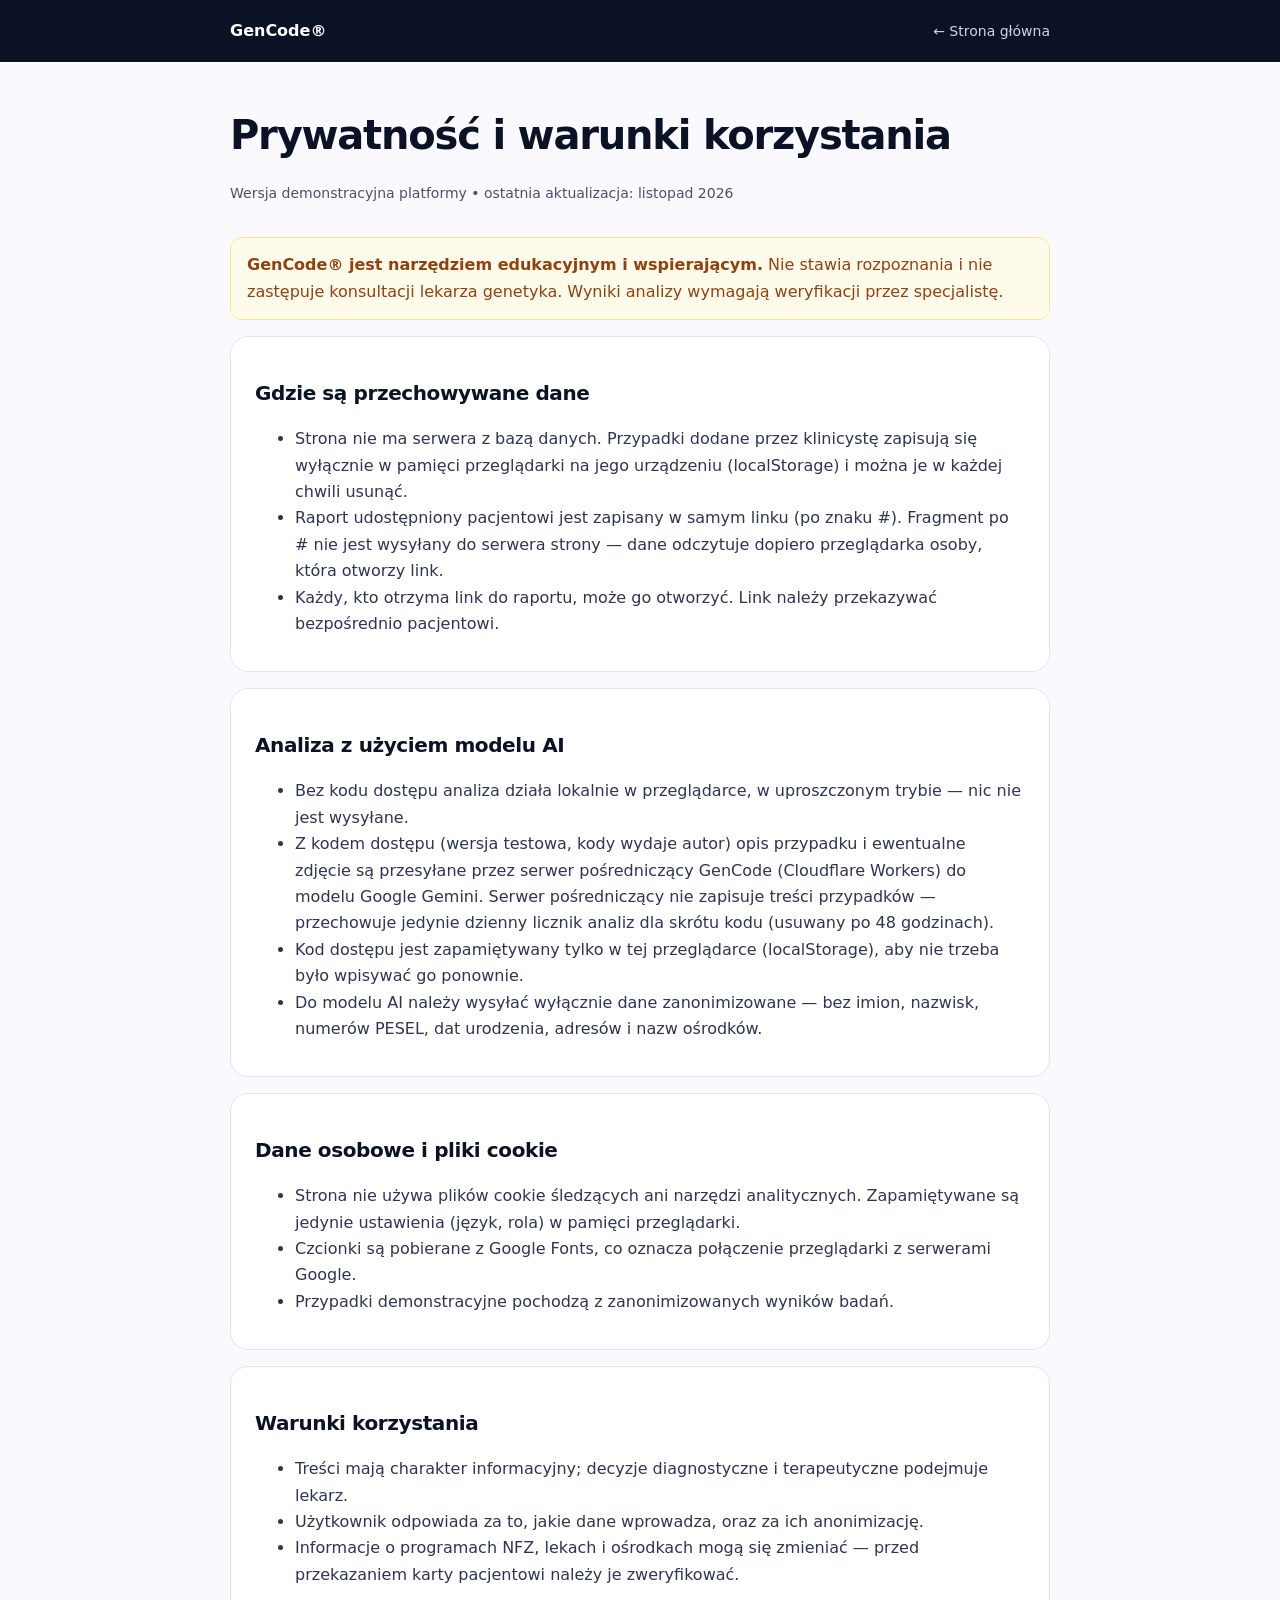
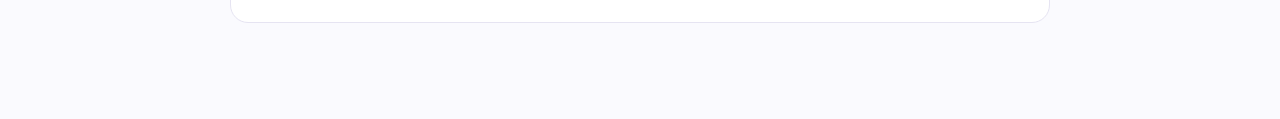
<file: prywatnosc.html>
<!doctype html>
<html lang="pl">
<head>
<meta charset="UTF-8">
<meta name="robots" content="noindex, nofollow">
<meta http-equiv="Content-Security-Policy" content="default-src 'none'; style-src 'unsafe-inline'; img-src data:; base-uri 'none'; form-action 'none'">
<meta name="viewport" content="width=device-width, initial-scale=1.0">
<title>GenCode® — Prywatność i warunki korzystania</title>
<meta name="description" content="Jak GenCode® przetwarza dane i na jakich zasadach można korzystać z platformy.">
<meta name="theme-color" content="#0B1226">
<link rel="icon" href="data:image/svg+xml,%3Csvg xmlns='http://www.w3.org/2000/svg' viewBox='0 0 64 64'%3E%3Crect width='64' height='64' rx='14' fill='%230B1226'/%3E%3Ccircle cx='24' cy='24' r='9' fill='%233B82F6'/%3E%3Ccircle cx='42' cy='40' r='9' fill='%236A3DFF'/%3E%3Ccircle cx='20' cy='46' r='5' fill='%238B6BFF'/%3E%3Cpath d='M24 24L42 40' stroke='%23B8A6FF' stroke-width='5' stroke-linecap='round'/%3E%3C/svg%3E">
<style>
:root{--ink:#0B1226;--violet:#6A3DFF;--muted:#4A5070;--line:#E6E4F2;--bg:#FAFAFE}
*{box-sizing:border-box}body{margin:0;font-family:Inter,system-ui,-apple-system,sans-serif;color:var(--ink);background:var(--bg);line-height:1.65}
header{background:var(--ink);color:#fff}header .in{max-width:860px;margin:0 auto;padding:18px 20px;display:flex;justify-content:space-between;align-items:center}
header a{color:#fff;text-decoration:none;font-weight:700}header a.back{font-weight:500;color:#cfd4ea;font-size:14px}
main{max-width:860px;margin:0 auto;padding:40px 20px 80px}h1{font-size:clamp(28px,4vw,40px);letter-spacing:-.03em;margin:0 0 6px}
.upd{color:var(--muted);font-size:14px;margin-bottom:32px}h2{font-size:20px;margin:32px 0 8px;letter-spacing:-.02em}
p,li{color:#2E3552}section{background:#fff;border:1px solid var(--line);border-radius:18px;padding:8px 24px 18px;margin-bottom:16px}
a{color:var(--violet)}:focus-visible{outline:3px solid var(--violet);outline-offset:2px}
.note{background:#FFFBEB;border:1px solid #FDE68A;color:#92400E;padding:14px 16px;border-radius:12px}
</style>
</head>
<body>
<header><div class="in"><a href="./index.html">GenCode®</a><a class="back" href="./index.html">← Strona główna</a></div></header>
<main id="main">
  <h1>Prywatność i warunki korzystania</h1>
  <p class="upd">Wersja demonstracyjna platformy • ostatnia aktualizacja: listopad 2026</p>

  <p class="note"><strong>GenCode® jest narzędziem edukacyjnym i wspierającym.</strong> Nie stawia rozpoznania i nie zastępuje konsultacji lekarza genetyka. Wyniki analizy wymagają weryfikacji przez specjalistę.</p>

  <section>
    <h2>Gdzie są przechowywane dane</h2>
    <ul>
      <li>Strona nie ma serwera z bazą danych. Przypadki dodane przez klinicystę zapisują się wyłącznie w pamięci przeglądarki na jego urządzeniu (localStorage) i można je w każdej chwili usunąć.</li>
      <li>Raport udostępniony pacjentowi jest zapisany w samym linku (po znaku #). Fragment po # nie jest wysyłany do serwera strony — dane odczytuje dopiero przeglądarka osoby, która otworzy link.</li>
      <li>Każdy, kto otrzyma link do raportu, może go otworzyć. Link należy przekazywać bezpośrednio pacjentowi.</li>
    </ul>
  </section>

  <section>
    <h2>Analiza z użyciem modelu AI</h2>
    <ul>
      <li>Bez kodu dostępu analiza działa lokalnie w przeglądarce, w uproszczonym trybie — nic nie jest wysyłane.</li>
      <li>Z kodem dostępu (wersja testowa, kody wydaje autor) opis przypadku i ewentualne zdjęcie są przesyłane przez serwer pośredniczący GenCode (Cloudflare Workers) do modelu Google Gemini. Serwer pośredniczący nie zapisuje treści przypadków — przechowuje jedynie dzienny licznik analiz dla skrótu kodu (usuwany po 48 godzinach).</li>
      <li>Kod dostępu jest zapamiętywany tylko w tej przeglądarce (localStorage), aby nie trzeba było wpisywać go ponownie.</li>
      <li>Do modelu AI należy wysyłać wyłącznie dane zanonimizowane — bez imion, nazwisk, numerów PESEL, dat urodzenia, adresów i nazw ośrodków.</li>
    </ul>
  </section>

  <section>
    <h2>Dane osobowe i pliki cookie</h2>
    <ul>
      <li>Strona nie używa plików cookie śledzących ani narzędzi analitycznych. Zapamiętywane są jedynie ustawienia (język, rola) w pamięci przeglądarki.</li>
      <li>Czcionki są pobierane z Google Fonts, co oznacza połączenie przeglądarki z serwerami Google.</li>
      <li>Przypadki demonstracyjne pochodzą z zanonimizowanych wyników badań.</li>
    </ul>
  </section>

  <section>
    <h2>Warunki korzystania</h2>
    <ul>
      <li>Treści mają charakter informacyjny; decyzje diagnostyczne i terapeutyczne podejmuje lekarz.</li>
      <li>Użytkownik odpowiada za to, jakie dane wprowadza, oraz za ich anonimizację.</li>
      <li>Informacje o programach NFZ, lekach i ośrodkach mogą się zmieniać — przed przekazaniem karty pacjentowi należy je zweryfikować.</li>
    </ul>
  </section>
</main>
</body>
</html>
</file>
<file: styles.css>
/* ==========================================================================
   GenCode® — BIOTECHNOLOGY & GENOMIC ANALYTICS
   Official Brandbook Design System & Clinical Dashboard Stylesheet
   ========================================================================== */

:root {
  /* GenCode® Official Brandbook Palette (Overridable via js/brandbook.js) */
  --brand-primary: #6A3DFF;         /* Cobalt Blue (Top-right & left metaball nodes) */
  --brand-primary-light: #EEF2FF;   /* Soft Cobalt-Ice tint */
  --brand-secondary: #5B4BF0;       /* Deep Indigo bridge */
  --brand-accent: #6A3DFF;          /* Electric Violet (Detached genomic sphere & wave) */
  --brand-accent-light: #F3E8FF;    /* Soft Violet tint */
  --brand-dark: #0B1226;            /* Deep Midnight Navy (GenCode® wordmark & bar) */
  --brand-surface: #F4F5FC;         /* Lavender-Ice Studio Canvas */

  --brand-gradient: linear-gradient(135deg, var(--brand-primary) 0%, var(--brand-secondary) 52%, var(--brand-accent) 100%);
  --brand-gradient-soft: linear-gradient(135deg, rgba(106, 61, 255, 0.09) 0%, rgba(106, 61, 255, 0.09) 100%);

  /* Studio Neutrals */
  --bg-outer: #ECEEF9;
  --bg-canvas: var(--brand-surface);
  --bg-card: #FFFFFF;
  --bg-card-subtle: #F8F9FE;
  --bg-glass: rgba(255, 255, 255, 0.90);

  /* Typography Colors */
  --text-primary: var(--brand-dark);
  --text-secondary: #3B4668;
  --text-muted: #6E7899;

  /* Clinical Status Semantic Colors */
  --status-danger: #DC2626;
  --status-danger-bg: #FEF2F2;
  --status-warning: #D97706;
  --status-warning-bg: #FFFBEB;
  --status-success: #059669;
  --status-success-bg: #ECFDF5;

  /* Borders & Elevations */
  --border-hairline: rgba(11, 18, 38, 0.08);
  --border-subtle: rgba(106, 61, 255, 0.16);
  --shadow-frame: 0 28px 72px -18px rgba(11, 18, 38, 0.13), 0 4px 20px -4px rgba(106, 61, 255, 0.06);
  --shadow-card: 0 12px 32px -10px rgba(11, 18, 38, 0.07), 0 2px 8px -2px rgba(106, 61, 255, 0.04);
  --shadow-card-hover: 0 20px 42px -12px rgba(106, 61, 255, 0.15);
  --shadow-pill: 0 8px 22px -4px rgba(11, 18, 38, 0.22);

  /* Typography Families */
  --font-display: 'Inter', -apple-system, BlinkMacSystemFont, sans-serif;
  --font-sans: 'Inter', -apple-system, BlinkMacSystemFont, sans-serif;
  --font-mono: 'JetBrains Mono', monospace;

  /* Radii */
  --radius-frame: 26px;
  --radius-card: 20px;
  --radius-pill: 9999px;
}

* {
  box-sizing: border-box;
  margin: 0;
  padding: 0;
}

html {
  scroll-behavior: smooth;
  font-family: var(--font-sans);
  color: var(--text-primary);
  background:
    radial-gradient(circle at 12% 8%, rgba(106, 61, 255, 0.10), transparent 38%),
    radial-gradient(circle at 88% 92%, rgba(106, 61, 255, 0.11), transparent 42%),
    var(--bg-outer);
  -webkit-font-smoothing: antialiased;
}

body {
  min-height: 100vh;
  line-height: 1.55;
  overflow-x: hidden;
}

.hidden {
  display: none !important;
}

/* ==========================================================================
   1. STUDIO OUTER FRAME & GENCODE® LOGO LOCKUP
   ========================================================================== */

.studio-page-frame {
  max-width: 1460px;
  margin: 0 auto;
  padding: 18px 28px 40px;
}

.studio-meta-bar {
  display: flex;
  justify-content: space-between;
  align-items: center;
  padding: 4px 10px 12px;
  font-size: 0.73rem;
  font-weight: 600;
  letter-spacing: 0.14em;
  text-transform: uppercase;
  color: var(--text-muted);
}

.studio-card {
  background:
    radial-gradient(circle at 4% 12%, rgba(106, 61, 255, 0.06), transparent 34%),
    radial-gradient(circle at 96% 88%, rgba(106, 61, 255, 0.08), transparent 38%),
    var(--bg-canvas);
  border: 1px solid rgba(255, 255, 255, 0.9);
  border-radius: var(--radius-frame);
  box-shadow: var(--shadow-frame);
  overflow: clip;
  position: relative;
}

.studio-bottom-bar {
  display: flex;
  justify-content: space-between;
  align-items: center;
  padding: 14px 10px 0;
  font-size: 0.73rem;
  font-weight: 600;
  letter-spacing: 0.14em;
  text-transform: uppercase;
  color: var(--text-muted);
}

/* Top Navigation Bar (Sticky with Scroll-Up / Scroll-On Elevation) */
.lp-navbar {
  position: sticky;
  top: 0;
  z-index: 40;
  display: flex;
  align-items: center;
  justify-content: space-between;
  padding: 20px 36px;
  background: rgba(255, 255, 255, 0.84);
  backdrop-filter: blur(18px);
  border-bottom: 1px solid var(--border-hairline);
  gap: 16px;
  flex-wrap: wrap;
  transition: padding 0.28s cubic-bezier(0.22, 1, 0.36, 1),
    background 0.28s ease,
    box-shadow 0.28s ease,
    border-color 0.28s ease;
}

.lp-navbar.is-scrolled {
  padding: 14px 36px;
  background: rgba(255, 255, 255, 0.92);
  box-shadow: 0 10px 30px -12px rgba(11, 18, 38, 0.10);
}

.lp-navbar.is-scrolling-up {
  background: rgba(255, 255, 255, 0.96);
  border-bottom-color: rgba(106, 61, 255, 0.22);
  box-shadow: 0 14px 34px -10px rgba(106, 61, 255, 0.14);
}

/* Official GenCode® Brandbook Logo Lockup */
.gencode-logo {
  display: inline-flex;
  align-items: center;
  gap: 14px;
  text-decoration: none;
  color: var(--brand-dark);
}

.gencode-logo-mark {
  width: 44px;
  height: 44px;
  flex-shrink: 0;
  filter: drop-shadow(0 4px 10px rgba(106, 61, 255, 0.22));
}

.gencode-logo-divider {
  width: 1.8px;
  height: 34px;
  background: var(--brand-dark);
  opacity: 0.85;
  border-radius: 2px;
}

.gencode-logo-text {
  display: flex;
  flex-direction: column;
  justify-content: center;
  line-height: 1;
}

.gencode-wordmark {
  font-family: var(--font-display);
  font-size: 1.48rem;
  font-weight: 700;
  letter-spacing: -0.02em;
  color: var(--brand-dark);
  display: inline-flex;
  align-items: flex-start;
}

.gencode-wordmark sup {
  font-size: 0.58rem;
  font-weight: 600;
  margin-left: 2px;
  margin-top: 2px;
}

.gencode-submark {
  margin-top: 4px;
  font-family: var(--font-display);
  font-size: 0.52rem;
  font-weight: 700;
  letter-spacing: 0.25em;
  text-transform: uppercase;
  color: var(--text-secondary);
}

.nav-links {
  display: flex;
  align-items: center;
  gap: 24px;
  list-style: none;
}

.nav-links a {
  text-decoration: none;
  font-size: 0.84rem;
  font-weight: 600;
  color: var(--text-secondary);
  transition: color 0.2s ease;
  padding: 6px 2px;
  position: relative;
}

.nav-links a:hover,
.nav-links a.active {
  color: var(--brand-primary);
}

.nav-links a.active::after {
  content: '';
  position: absolute;
  left: 0;
  right: 0;
  bottom: -2px;
  height: 2px;
  border-radius: 2px;
  background: var(--brand-gradient);
}

.nav-actions {
  display: flex;
  align-items: center;
  gap: 10px;
  flex-wrap: wrap;
}

.lang-switch {
  display: inline-flex;
  background: #FFFFFF;
  border: 1px solid var(--border-subtle);
  border-radius: var(--radius-pill);
  padding: 2px;
}

.lang-btn {
  border: none;
  background: transparent;
  padding: 5px 11px;
  font-size: 0.72rem;
  font-weight: 700;
  color: var(--text-secondary);
  border-radius: var(--radius-pill);
  cursor: pointer;
  transition: all 0.18s ease;
}

.lang-btn.active {
  background: var(--brand-gradient);
  color: #FFFFFF;
}

/* ==========================================================================
   2. BUTTONS & PILL CONTROLS (GENCODE® GRADIENT & MIDNIGHT NAVY)
   ========================================================================== */

.btn-dark-pill {
  display: inline-flex;
  align-items: center;
  gap: 10px;
  background: var(--brand-dark);
  color: #FFFFFF;
  border: none;
  border-radius: var(--radius-pill);
  padding: 10px 20px;
  font-family: var(--font-sans);
  font-size: 0.84rem;
  font-weight: 600;
  cursor: pointer;
  text-decoration: none;
  box-shadow: var(--shadow-pill);
  transition: transform 0.18s ease, background 0.18s ease, box-shadow 0.18s ease;
}

.btn-dark-pill:hover {
  transform: translateY(-1.5px);
  background: var(--brand-primary);
}

.btn-accent-pill {
  display: inline-flex;
  align-items: center;
  gap: 10px;
  background: var(--brand-gradient);
  color: #FFFFFF;
  border: none;
  border-radius: var(--radius-pill);
  padding: 11px 22px;
  font-family: var(--font-sans);
  font-size: 0.86rem;
  font-weight: 600;
  cursor: pointer;
  text-decoration: none;
  box-shadow: 0 10px 26px -6px rgba(106, 61, 255, 0.42);
  transition: transform 0.18s ease, filter 0.18s ease, box-shadow 0.18s ease;
}

.btn-accent-pill:hover {
  transform: translateY(-1.5px);
  filter: brightness(1.06);
  box-shadow: 0 14px 30px -6px rgba(106, 61, 255, 0.48);
}

.btn-outline-pill {
  display: inline-flex;
  align-items: center;
  gap: 8px;
  background: #FFFFFF;
  color: var(--text-primary);
  border: 1px solid var(--border-subtle);
  border-radius: var(--radius-pill);
  padding: 8px 16px;
  font-size: 0.8rem;
  font-weight: 600;
  cursor: pointer;
  text-decoration: none;
  transition: all 0.18s ease;
}

.btn-outline-pill:hover {
  border-color: var(--brand-primary);
  color: var(--brand-primary);
  background: var(--brand-primary-light);
}

.btn-swatch-pill {
  display: inline-flex;
  align-items: center;
  gap: 8px;
  background: #FFFFFF;
  color: var(--text-secondary);
  border: 1px solid var(--border-subtle);
  border-radius: var(--radius-pill);
  padding: 6px 13px;
  font-size: 0.75rem;
  font-weight: 700;
  cursor: pointer;
  transition: all 0.18s ease;
}

.btn-swatch-pill:hover {
  border-color: var(--brand-primary);
  color: var(--brand-primary);
  background: var(--brand-primary-light);
}

.swatch-dots {
  display: inline-flex;
  align-items: center;
}

.swatch-dot {
  width: 11px;
  height: 11px;
  border-radius: 50%;
  border: 1.5px solid #FFFFFF;
  box-shadow: 0 1px 3px rgba(11, 18, 38, 0.2);
}

.swatch-dot + .swatch-dot {
  margin-left: -4px;
}

.mono-code {
  font-family: var(--font-mono);
  font-weight: 600;
}

.arrow-circle {
  display: inline-flex;
  align-items: center;
  justify-content: center;
  width: 21px;
  height: 21px;
  border-radius: 50%;
  background: rgba(255, 255, 255, 0.95);
  color: var(--brand-dark);
  font-size: 0.74rem;
  font-weight: 800;
}

.section-eyebrow {
  display: inline-flex;
  align-items: center;
  gap: 8px;
  padding: 5px 13px;
  border-radius: var(--radius-pill);
  background: var(--brand-primary-light);
  color: var(--brand-primary);
  border: 1px solid rgba(106, 61, 255, 0.18);
  font-size: 0.69rem;
  font-weight: 700;
  letter-spacing: 0.14em;
  text-transform: uppercase;
  margin-bottom: 12px;
}

.pulse-dot {
  width: 7px;
  height: 7px;
  border-radius: 50%;
  background: var(--brand-accent);
  box-shadow: 0 0 0 4px rgba(106, 61, 255, 0.18);
}

/* ==========================================================================
   3. LANDING PAGE HERO & COMPANY STORY (landing.html)
   ========================================================================== */

.lp-hero {
  position: relative;
  min-height: 550px;
  padding: 46px 42px 54px;
  display: flex;
  flex-direction: column;
  justify-content: space-between;
  overflow: hidden;
  border-bottom: 1px solid var(--border-hairline);
}

.dna-canvas-container {
  position: absolute;
  inset: 0;
  z-index: 1;
  pointer-events: none;
}

#dna-hero-canvas {
  width: 100%;
  height: 100%;
  display: block;
}

.lp-hero-content {
  position: relative;
  z-index: 5;
  max-width: 630px;
  margin-top: 6px;
  background: radial-gradient(
    ellipse at 32% 45%,
    rgba(250, 250, 254, 0.92) 0%,
    rgba(250, 250, 254, 0.72) 68%,
    rgba(250, 250, 254, 0) 100%
  );
  padding: 12px 18px 12px 0;
  border-radius: 22px;
}

.lp-hero-title {
  font-family: var(--font-display);
  font-size: clamp(2.35rem, 4.1vw, 3.55rem);
  font-weight: 800;
  line-height: 1.07;
  letter-spacing: -0.03em;
  color: var(--brand-dark);
  margin-bottom: 18px;
}

.lp-hero-title .gradient-span {
  background: var(--brand-gradient);
  -webkit-background-clip: text;
  -webkit-text-fill-color: transparent;
}

.lp-hero-subtitle {
  font-size: 1rem;
  line-height: 1.65;
  color: var(--text-secondary);
  max-width: 530px;
  margin-bottom: 24px;
}

.lp-hero-cta-row {
  display: flex;
  align-items: center;
  gap: 12px;
  flex-wrap: wrap;
}

/* 2026 Quick-Try Sample Variant Pills in Hero */
.hero-quick-try {
  margin-top: 22px;
  padding-top: 16px;
  border-top: 1px solid rgba(106, 61, 255, 0.12);
}

.hero-quick-label {
  display: block;
  font-size: 0.71rem;
  font-weight: 700;
  text-transform: uppercase;
  letter-spacing: 0.09em;
  color: var(--text-muted);
  margin-bottom: 9px;
}

.hero-quick-pills {
  display: flex;
  flex-wrap: wrap;
  gap: 8px;
}

.hero-variant-pill {
  display: inline-flex;
  align-items: center;
  gap: 7px;
  background: rgba(255, 255, 255, 0.92);
  backdrop-filter: blur(10px);
  border: 1px solid var(--border-subtle);
  border-radius: var(--radius-pill);
  padding: 6px 13px;
  font-size: 0.75rem;
  font-weight: 600;
  color: var(--text-primary);
  text-decoration: none;
  box-shadow: 0 4px 12px -4px rgba(11, 18, 38, 0.07);
  transition: all 0.18s ease;
}

.hero-variant-pill:hover {
  border-color: var(--brand-primary);
  background: #FFFFFF;
  transform: translateY(-1.5px);
  box-shadow: 0 8px 20px -6px rgba(106, 61, 255, 0.22);
}

.variant-pill-dot {
  width: 7px;
  height: 7px;
  border-radius: 50%;
  flex-shrink: 0;
}

.variant-pill-tag {
  color: var(--text-secondary);
  font-weight: 500;
}

.lp-hero-bottom-row {
  position: relative;
  z-index: 5;
  display: flex;
  justify-content: space-between;
  align-items: flex-end;
  margin-top: 42px;
  gap: 24px;
  flex-wrap: wrap;
}

.lp-stat-pills {
  display: flex;
  gap: 10px;
  flex-wrap: wrap;
}

.stat-chip {
  background: rgba(255, 255, 255, 0.92);
  backdrop-filter: blur(12px);
  border: 1px solid var(--border-subtle);
  border-radius: 14px;
  padding: 10px 15px;
  display: flex;
  align-items: center;
  gap: 10px;
  box-shadow: var(--shadow-card);
}

.stat-chip-dot {
  width: 9px;
  height: 9px;
  border-radius: 50%;
}

.stat-chip-text {
  font-size: 0.77rem;
  font-weight: 600;
  color: var(--text-primary);
}

/* 2026 Multi-Omics Telemetry Card */
.lp-telemetry-card {
  max-width: 390px;
  background: rgba(255, 255, 255, 0.90);
  backdrop-filter: blur(14px);
  padding: 15px 18px;
  border-radius: 18px;
  border: 1px solid var(--border-subtle);
  box-shadow: var(--shadow-card);
}

.telemetry-header {
  display: flex;
  align-items: center;
  justify-content: space-between;
  gap: 10px;
  margin-bottom: 9px;
}

.telemetry-live-badge {
  display: inline-flex;
  align-items: center;
  gap: 7px;
  font-size: 0.68rem;
  font-weight: 800;
  letter-spacing: 0.11em;
  text-transform: uppercase;
  color: var(--brand-primary);
}

.telemetry-databases {
  display: flex;
  flex-wrap: wrap;
  gap: 6px;
  margin-bottom: 9px;
}

.db-pill {
  font-family: var(--font-mono);
  font-size: 0.69rem;
  font-weight: 700;
  padding: 3px 9px;
  border-radius: 7px;
  background: var(--brand-primary-light);
  color: var(--brand-dark);
  border: 1px solid rgba(106, 61, 255, 0.16);
}

.telemetry-desc {
  font-size: 0.78rem;
  line-height: 1.5;
  color: var(--text-secondary);
}

/* Company Story & Architecture Section */
.story-section {
  padding: 52px 42px 56px;
  background: #FFFFFF;
  border-bottom: 1px solid var(--border-hairline);
}

/* 2026 Clinical Metrics Bar */
.clinical-metrics-bar {
  display: grid;
  grid-template-columns: repeat(4, 1fr);
  gap: 16px;
  padding: 20px 24px;
  background: var(--brand-gradient-soft);
  border: 1px solid var(--border-subtle);
  border-radius: var(--radius-card);
  margin-bottom: 42px;
}

.clinical-metric-item {
  display: flex;
  flex-direction: column;
  gap: 4px;
  padding-right: 10px;
}

.clinical-metric-val {
  font-family: var(--font-display);
  font-size: 1.55rem;
  font-weight: 800;
  letter-spacing: -0.02em;
  background: var(--brand-gradient);
  -webkit-background-clip: text;
  -webkit-text-fill-color: transparent;
}

.clinical-metric-lbl {
  font-size: 0.78rem;
  font-weight: 500;
  color: var(--text-secondary);
  line-height: 1.45;
}

.story-header {
  max-width: 720px;
  margin-bottom: 36px;
}

.story-title {
  font-family: var(--font-display);
  font-size: clamp(1.7rem, 2.7vw, 2.35rem);
  font-weight: 800;
  letter-spacing: -0.025em;
  color: var(--brand-dark);
  margin-bottom: 12px;
}

.story-lead {
  font-size: 0.98rem;
  color: var(--text-secondary);
  line-height: 1.65;
}

.story-grid {
  display: grid;
  grid-template-columns: repeat(3, 1fr);
  gap: 24px;
}

.story-card {
  background: var(--bg-card-subtle);
  border: 1px solid var(--border-subtle);
  border-radius: var(--radius-card);
  padding: 26px;
  display: flex;
  flex-direction: column;
  gap: 16px;
  transition: transform 0.22s ease, box-shadow 0.22s ease;
}

.story-card:hover {
  transform: translateY(-4px);
  box-shadow: var(--shadow-card-hover);
  background: #FFFFFF;
}

.story-illustration-box {
  width: 100%;
  height: 185px;
  background: #FFFFFF;
  border-radius: 14px;
  border: 1px solid var(--border-hairline);
  display: flex;
  align-items: center;
  justify-content: center;
  overflow: hidden;
  padding: 12px;
}

.story-step-tag {
  font-family: var(--font-mono);
  font-size: 0.72rem;
  font-weight: 700;
  color: var(--brand-primary);
  text-transform: uppercase;
  letter-spacing: 0.08em;
}

.story-card h3 {
  font-family: var(--font-display);
  font-size: 1.15rem;
  font-weight: 700;
  color: var(--brand-dark);
}

.story-card p {
  font-size: 0.87rem;
  color: var(--text-secondary);
  line-height: 1.6;
}

/* Interactive Dual-Audience Report Preview Section */
.lp-preview-section {
  padding: 52px 42px;
  background: linear-gradient(180deg, #F8F9FE 0%, var(--bg-canvas) 100%);
  border-bottom: 1px solid var(--border-hairline);
}

.lp-preview-header {
  display: flex;
  align-items: flex-end;
  justify-content: space-between;
  gap: 24px;
  margin-bottom: 26px;
  flex-wrap: wrap;
}

.lp-preview-header > div:first-child {
  max-width: 680px;
}

.lp-preview-card {
  background: #FFFFFF;
  border: 1px solid var(--border-subtle);
  border-radius: 22px;
  padding: 30px;
  box-shadow: var(--shadow-card);
  position: relative;
  overflow: hidden;
}

.lp-preview-card::before {
  content: '';
  position: absolute;
  top: 0;
  left: 0;
  right: 0;
  height: 4px;
  background: var(--brand-gradient);
}

.lp-preview-card-dark {
  background: var(--brand-dark);
  border-color: rgba(106, 61, 255, 0.38);
  color: #FAFAFE;
}

.lp-preview-grid {
  display: grid;
  grid-template-columns: 1.08fr 0.92fr;
  gap: 28px;
  align-items: start;
}

.lp-preview-card-title {
  font-family: var(--font-display);
  font-size: 1.32rem;
  font-weight: 800;
  color: var(--brand-dark);
  margin: 12px 0 10px;
  line-height: 1.3;
}

.lp-preview-card-text {
  font-size: 0.91rem;
  color: var(--text-secondary);
  line-height: 1.65;
  margin-bottom: 16px;
}

.lp-preview-highlight-box {
  background: var(--brand-primary-light);
  border: 1px solid rgba(106, 61, 255, 0.2);
  border-radius: 14px;
  padding: 15px 18px;
}

.lp-preview-highlight-box strong {
  display: block;
  font-size: 0.85rem;
  color: var(--brand-dark);
  margin-bottom: 4px;
}

.lp-preview-highlight-box span {
  font-size: 0.82rem;
  color: var(--text-secondary);
  line-height: 1.55;
  display: block;
}

.lp-preview-side-title {
  font-family: var(--font-display);
  font-size: 0.96rem;
  font-weight: 700;
  color: var(--brand-dark);
  margin-bottom: 10px;
}

.pro-specialist-badge {
  display: inline-flex;
  align-items: center;
  gap: 8px;
  background: rgba(106, 61, 255, 0.22);
  color: #DDD6FE;
  border: 1px solid rgba(167, 139, 250, 0.35);
  padding: 5px 14px;
  border-radius: var(--radius-pill);
  font-family: var(--font-mono);
  font-size: 0.71rem;
  font-weight: 700;
  text-transform: uppercase;
  letter-spacing: 0.08em;
}

.lp-doc-kv-grid {
  display: grid;
  grid-template-columns: 1fr 1fr;
  gap: 10px;
  margin-top: 14px;
}

.lp-doc-kv {
  background: rgba(255, 255, 255, 0.05);
  border: 1px solid rgba(255, 255, 255, 0.12);
  border-radius: 12px;
  padding: 11px 13px;
}

.lp-doc-kv span {
  display: block;
  font-size: 0.68rem;
  font-weight: 700;
  text-transform: uppercase;
  letter-spacing: 0.08em;
  color: #8A90AD;
  margin-bottom: 4px;
}

.lp-doc-kv code {
  font-family: var(--font-mono);
  font-size: 0.77rem;
  color: #E2E8FF;
  line-height: 1.45;
  display: block;
}

.lp-doc-protocol-list {
  display: flex;
  flex-direction: column;
  gap: 10px;
}

.lp-doc-protocol-item {
  background: rgba(255, 255, 255, 0.06);
  border: 1px solid rgba(255, 255, 255, 0.12);
  border-radius: 13px;
  padding: 12px 14px;
}

.lp-doc-protocol-item p {
  font-size: 0.8rem;
  color: #D8D6E8;
  line-height: 1.52;
  margin-top: 6px;
}

.domains-section {
  padding: 48px 42px;
  background: var(--bg-canvas);
}

.domains-grid {
  display: grid;
  grid-template-columns: repeat(4, 1fr);
  gap: 16px;
  margin-top: 24px;
}

.domain-tile {
  background: #FFFFFF;
  border: 1px solid var(--border-subtle);
  border-radius: 16px;
  padding: 22px;
  text-decoration: none;
  display: flex;
  flex-direction: column;
  justify-content: space-between;
  transition: transform 0.2s ease, box-shadow 0.2s ease, border-color 0.2s ease;
}

.domain-tile:hover {
  transform: translateY(-3px);
  border-color: var(--brand-primary);
  box-shadow: var(--shadow-card-hover);
}

.domain-tile-top {
  display: flex;
  align-items: center;
  justify-content: space-between;
  gap: 8px;
  margin-bottom: 12px;
}

.domain-tile-icon {
  width: 42px;
  height: 42px;
  border-radius: 12px;
  background: var(--brand-primary-light);
  color: var(--brand-primary);
  display: flex;
  align-items: center;
  justify-content: center;
  font-weight: 800;
  flex-shrink: 0;
}

.domain-loci-tag {
  font-family: var(--font-mono);
  font-size: 0.68rem;
  font-weight: 600;
  color: var(--text-muted);
  background: var(--bg-card-subtle);
  border: 1px solid var(--border-hairline);
  padding: 3px 8px;
  border-radius: 6px;
}

.domain-tile h4 {
  font-family: var(--font-display);
  font-size: 0.96rem;
  font-weight: 700;
  margin-bottom: 6px;
  color: var(--brand-dark);
}

.domain-tile p {
  font-size: 0.8rem;
  color: var(--text-secondary);
  line-height: 1.5;
  margin-bottom: 14px;
}

.domain-tile-action {
  font-size: 0.76rem;
  font-weight: 700;
  color: var(--brand-primary);
  margin-top: auto;
}

/* ==========================================================================
   4. EMPTY-STATE LAUNCHPAD ("ADD CASE FIRST" ON index.html)
   ========================================================================== */

.launchpad-section {
  padding: 54px 42px 64px;
  min-height: 600px;
  display: flex;
  align-items: center;
  justify-content: center;
  position: relative;
}

.launchpad-card {
  max-width: 880px;
  width: 100%;
  background: #FFFFFF;
  border: 1px solid var(--border-subtle);
  border-radius: 26px;
  padding: 48px 46px;
  box-shadow: var(--shadow-card);
  text-align: center;
  position: relative;
  overflow: hidden;
}

.launchpad-card::before {
  content: '';
  position: absolute;
  top: 0;
  left: 0;
  right: 0;
  height: 5px;
  background: var(--brand-gradient);
}

.launchpad-icon-ring {
  width: 82px;
  height: 82px;
  border-radius: 24px;
  background: var(--brand-gradient-soft);
  border: 1px solid var(--border-subtle);
  display: flex;
  align-items: center;
  justify-content: center;
  margin: 0 auto 20px;
  box-shadow: 0 12px 28px -8px rgba(106, 61, 255, 0.22);
}

.launchpad-title {
  font-family: var(--font-display);
  font-size: clamp(1.85rem, 3vw, 2.45rem);
  font-weight: 800;
  letter-spacing: -0.025em;
  color: var(--brand-dark);
  margin-bottom: 12px;
}

.launchpad-desc {
  font-size: 0.96rem;
  color: var(--text-secondary);
  max-width: 640px;
  margin: 0 auto 28px;
  line-height: 1.65;
}

.launchpad-cta-group {
  display: flex;
  justify-content: center;
  gap: 14px;
  flex-wrap: wrap;
  margin-bottom: 30px;
}

/* Feature Pills inside Launchpad */
.launchpad-feature-strip {
  display: grid;
  grid-template-columns: repeat(3, 1fr);
  gap: 14px;
  margin-bottom: 28px;
  text-align: left;
}

.launchpad-feature-item {
  background: var(--bg-card-subtle);
  border: 1px solid var(--border-hairline);
  border-radius: 14px;
  padding: 14px 16px;
}

.launchpad-feature-item strong {
  display: block;
  font-size: 0.82rem;
  font-weight: 700;
  color: var(--brand-dark);
  margin-bottom: 4px;
}

.launchpad-feature-item span {
  font-size: 0.76rem;
  color: var(--text-secondary);
  line-height: 1.45;
  display: block;
}

.launchpad-quick-cases {
  display: grid;
  grid-template-columns: repeat(2, 1fr);
  gap: 14px;
  text-align: left;
}

.quick-case-card {
  background: #FFFFFF;
  border: 1px solid var(--border-subtle);
  border-radius: 16px;
  padding: 16px 18px;
  cursor: pointer;
  display: flex;
  align-items: flex-start;
  gap: 14px;
  transition: all 0.2s ease;
  text-align: left;
}

.quick-case-card:hover {
  border-color: var(--brand-primary);
  background: var(--brand-primary-light);
  transform: translateY(-2px);
  box-shadow: var(--shadow-card);
}

.quick-case-icon {
  width: 42px;
  height: 42px;
  border-radius: 12px;
  background: var(--brand-gradient);
  color: #FFFFFF;
  display: flex;
  align-items: center;
  justify-content: center;
  font-size: 1.15rem;
  flex-shrink: 0;
}

.quick-case-meta strong {
  display: block;
  font-family: var(--font-display);
  font-size: 0.9rem;
  font-weight: 700;
  color: var(--brand-dark);
  margin-bottom: 3px;
}

.quick-case-meta span {
  font-size: 0.76rem;
  color: var(--text-secondary);
  line-height: 1.45;
  display: block;
}

.quick-case-pill {
  background: var(--bg-canvas);
  border: 1px solid var(--border-subtle);
  border-radius: var(--radius-pill);
  padding: 8px 15px;
  font-size: 0.78rem;
  font-weight: 600;
  color: var(--text-secondary);
  cursor: pointer;
  transition: all 0.18s ease;
  display: inline-flex;
  align-items: center;
  gap: 7px;
}

.quick-case-pill:hover {
  border-color: var(--brand-primary);
  color: var(--brand-primary);
  background: var(--brand-primary-light);
}

/* ==========================================================================
   5. POLISHED RESULTS DASHBOARD (PATIENT VIEW + EXTEND DOCTOR VIEW)
   ========================================================================== */

.dashboard-section {
  padding: 32px 38px 46px;
}

/* Top Audience & Case Action Bar */
.audience-bar {
  background: #FFFFFF;
  border: 1px solid var(--border-subtle);
  border-radius: 20px;
  padding: 20px 26px;
  margin-bottom: 18px;
  display: flex;
  align-items: center;
  justify-content: space-between;
  gap: 20px;
  box-shadow: var(--shadow-card);
  flex-wrap: wrap;
  position: relative;
  overflow: hidden;
}

.audience-bar::before {
  content: '';
  position: absolute;
  left: 0;
  top: 0;
  bottom: 0;
  width: 5px;
  background: var(--brand-gradient);
}

.audience-bar-info h2 {
  font-family: var(--font-display);
  font-size: 1.32rem;
  font-weight: 800;
  color: var(--brand-dark);
  letter-spacing: -0.015em;
}

.audience-bar-info p {
  font-size: 0.83rem;
  color: var(--text-secondary);
  margin-top: 3px;
}

.audience-toggle-group {
  display: inline-flex;
  background: var(--bg-canvas);
  border: 1px solid var(--border-subtle);
  border-radius: var(--radius-pill);
  padding: 4px;
  gap: 4px;
}

.audience-tab {
  border: none;
  background: transparent;
  padding: 9px 18px;
  border-radius: var(--radius-pill);
  font-size: 0.81rem;
  font-weight: 700;
  color: var(--text-secondary);
  cursor: pointer;
  display: inline-flex;
  align-items: center;
  gap: 8px;
  transition: all 0.2s ease;
}

.audience-tab.active {
  background: var(--brand-gradient);
  color: #FFFFFF;
  box-shadow: 0 6px 16px -4px rgba(106, 61, 255, 0.42);
}

/* Executive Clinical KPI Strip */
.kpi-summary-strip {
  display: grid;
  grid-template-columns: repeat(4, 1fr);
  gap: 14px;
  margin-bottom: 22px;
}

.kpi-metric-card {
  background: #FFFFFF;
  border: 1px solid var(--border-subtle);
  border-radius: 16px;
  padding: 15px 18px;
  box-shadow: var(--shadow-card);
  display: flex;
  align-items: flex-start;
  gap: 13px;
}

.kpi-metric-icon {
  width: 38px;
  height: 38px;
  border-radius: 11px;
  background: var(--brand-gradient-soft);
  color: var(--brand-primary);
  display: flex;
  align-items: center;
  justify-content: center;
  font-size: 1.05rem;
  flex-shrink: 0;
  border: 1px solid rgba(106, 61, 255, 0.16);
}

.kpi-metric-body {
  min-width: 0;
}

.kpi-metric-label {
  display: block;
  font-size: 0.68rem;
  font-weight: 700;
  text-transform: uppercase;
  letter-spacing: 0.08em;
  color: var(--text-muted);
  margin-bottom: 2px;
}

.kpi-metric-value {
  display: block;
  font-family: var(--font-display);
  font-size: 0.94rem;
  font-weight: 800;
  color: var(--brand-dark);
  white-space: nowrap;
  overflow: hidden;
  text-overflow: ellipsis;
}

.kpi-metric-sub {
  display: block;
  font-size: 0.73rem;
  color: var(--text-secondary);
  margin-top: 2px;
}

/* Patient Simple View Card */
.patient-report-card {
  background: #FFFFFF;
  border: 1px solid var(--border-subtle);
  border-radius: var(--radius-card);
  padding: 28px 30px;
  box-shadow: var(--shadow-card);
  margin-bottom: 22px;
  position: relative;
  overflow: hidden;
}

.patient-report-card::before {
  content: '';
  position: absolute;
  top: 0;
  left: 0;
  right: 0;
  height: 4px;
  background: var(--brand-gradient);
}

.patient-report-header {
  display: flex;
  flex-direction: column;
  gap: 8px;
  margin-bottom: 22px;
  padding-bottom: 18px;
  border-bottom: 1px solid var(--border-hairline);
}

.patient-friendly-badge {
  display: inline-flex;
  align-items: center;
  gap: 8px;
  align-self: flex-start;
  background: var(--brand-primary-light);
  color: var(--brand-primary);
  border: 1px solid rgba(106, 61, 255, 0.2);
  padding: 5px 14px;
  border-radius: var(--radius-pill);
  font-size: 0.72rem;
  font-weight: 800;
  text-transform: uppercase;
  letter-spacing: 0.08em;
}

.patient-report-title {
  font-family: var(--font-display);
  font-size: 1.44rem;
  font-weight: 800;
  color: var(--brand-dark);
}

.patient-report-lead {
  font-size: 0.96rem;
  color: var(--text-secondary);
  line-height: 1.65;
}

.patient-grid {
  display: grid;
  grid-template-columns: 1.1fr 0.9fr;
  gap: 20px;
}

.patient-box {
  background: var(--bg-card-subtle);
  border: 1px solid var(--border-subtle);
  border-radius: 16px;
  padding: 22px;
}

.patient-box h4 {
  font-family: var(--font-display);
  font-size: 0.98rem;
  font-weight: 700;
  margin-bottom: 10px;
  color: var(--brand-dark);
  display: flex;
  align-items: center;
  gap: 8px;
}

.patient-box p {
  font-size: 0.89rem;
  color: var(--text-secondary);
  line-height: 1.62;
}

.patient-steps-list {
  display: flex;
  flex-direction: column;
  gap: 12px;
  margin-top: 8px;
}

.patient-step-item {
  background: #FFFFFF;
  border: 1px solid var(--border-hairline);
  border-radius: 13px;
  padding: 13px 15px;
  display: flex;
  gap: 13px;
  align-items: flex-start;
  box-shadow: 0 2px 6px rgba(11, 18, 38, 0.03);
}

.patient-step-num {
  width: 27px;
  height: 27px;
  border-radius: 50%;
  background: var(--brand-gradient);
  color: #FFFFFF;
  font-size: 0.77rem;
  font-weight: 800;
  display: flex;
  align-items: center;
  justify-content: center;
  flex-shrink: 0;
}

.patient-step-content strong {
  display: block;
  font-size: 0.87rem;
  color: var(--brand-dark);
  margin-bottom: 3px;
}

.patient-step-content span {
  font-size: 0.81rem;
  color: var(--text-secondary);
  line-height: 1.5;
  display: block;
}

.patient-reassurance {
  margin-top: 18px;
  padding: 14px 18px;
  border-radius: 14px;
  background: var(--brand-gradient-soft);
  border: 1px solid var(--border-subtle);
  font-size: 0.85rem;
  font-weight: 600;
  color: var(--brand-dark);
  display: flex;
  align-items: center;
  gap: 12px;
}

/* Extend Professional View Callout Banner */
.extend-pro-banner {
  background: linear-gradient(135deg, #FFFFFF 0%, var(--brand-primary-light) 100%);
  border: 1.5px solid var(--brand-primary);
  border-radius: 18px;
  padding: 20px 26px;
  margin: 22px 0;
  display: flex;
  align-items: center;
  justify-content: space-between;
  gap: 18px;
  flex-wrap: wrap;
  box-shadow: var(--shadow-card);
}

.extend-pro-text {
  display: flex;
  align-items: center;
  gap: 14px;
}

.pro-pill {
  background: var(--brand-gradient);
  color: #FFFFFF;
  font-size: 0.69rem;
  font-weight: 800;
  text-transform: uppercase;
  letter-spacing: 0.1em;
  padding: 6px 12px;
  border-radius: 8px;
  white-space: nowrap;
}

/* ==========================================================================
   6. BENTO CARDS, PEDIGREE STAGE & EXTENDED SPECIALIST VIEW
   ========================================================================== */

.bento-row-2col {
  display: grid;
  grid-template-columns: 1fr 1fr;
  gap: 20px;
  margin-bottom: 20px;
}

.bento-card {
  background: var(--bg-card);
  border: 1px solid var(--border-subtle);
  border-radius: var(--radius-card);
  padding: 26px;
  box-shadow: var(--shadow-card);
}

.card-header {
  display: flex;
  justify-content: space-between;
  align-items: flex-start;
  gap: 12px;
  margin-bottom: 18px;
  padding-bottom: 14px;
  border-bottom: 1px solid var(--border-hairline);
  flex-wrap: wrap;
}

.card-step-num {
  font-family: var(--font-mono);
  font-size: 0.7rem;
  font-weight: 700;
  color: var(--brand-primary);
  background: var(--brand-primary-light);
  padding: 4px 10px;
  border-radius: 6px;
  text-transform: uppercase;
  letter-spacing: 0.08em;
}

.card-title {
  font-family: var(--font-display);
  font-size: 1.18rem;
  font-weight: 800;
  color: var(--brand-dark);
  margin-top: 6px;
}

/* Badges */
.badge {
  display: inline-flex;
  align-items: center;
  gap: 6px;
  padding: 4px 11px;
  border-radius: var(--radius-pill);
  font-size: 0.72rem;
  font-weight: 700;
}

.badge-danger {
  background: var(--status-danger-bg);
  color: var(--status-danger);
  border: 1px solid rgba(220, 38, 38, 0.22);
}

.badge-amber {
  background: var(--status-warning-bg);
  color: var(--status-warning);
  border: 1px solid rgba(217, 119, 6, 0.22);
}

.badge-teal {
  background: var(--brand-primary-light);
  color: var(--brand-primary);
  border: 1px solid rgba(106, 61, 255, 0.22);
}

.badge-indigo {
  background: var(--brand-accent-light);
  color: var(--brand-accent);
  border: 1px solid rgba(106, 61, 255, 0.22);
}

.badge-slate {
  background: #F3F2FA;
  color: #3D4463;
  border: 1px solid #D8D6E8;
}

/* Pedigree Stage with GenCode® Dot Matrix Grid & Dark Navy Inspector */
.pedigree-toolbar {
  display: flex;
  align-items: center;
  gap: 10px;
  flex-wrap: wrap;
}

.mode-pill-group {
  display: inline-flex;
  background: var(--bg-canvas);
  border: 1px solid var(--border-subtle);
  border-radius: var(--radius-pill);
  padding: 3px;
}

.mode-pill {
  border: none;
  background: transparent;
  padding: 6px 13px;
  font-size: 0.74rem;
  font-weight: 700;
  color: var(--text-secondary);
  border-radius: var(--radius-pill);
  cursor: pointer;
  transition: all 0.16s ease;
}

.mode-pill.active {
  background: #FFFFFF;
  color: var(--brand-primary);
  box-shadow: 0 2px 6px rgba(11, 18, 38, 0.08);
}

.pedigree-stage {
  display: grid;
  grid-template-columns: 1fr 330px;
  gap: 20px;
  align-items: stretch;
}

.pedigree-svg-wrapper {
  background-color: #FAF9FE;
  background-image: radial-gradient(rgba(106, 61, 255, 0.13) 1px, transparent 1px);
  background-size: 22px 22px;
  border: 1px solid var(--border-subtle);
  border-radius: 16px;
  padding: 14px;
  overflow-x: auto;
  min-height: 500px;
  display: flex;
  align-items: center;
  justify-content: center;
}

.pedigree-svg {
  width: 100%;
  height: auto;
  max-height: 600px;
  display: block;
}

.pedigree-node {
  cursor: pointer;
}

.member-inspector {
  background: var(--brand-dark);
  color: #FAFAFE;
  border-radius: 18px;
  padding: 22px;
  display: flex;
  flex-direction: column;
  gap: 13px;
  box-shadow: 0 18px 36px -12px rgba(11, 18, 38, 0.35);
  position: relative;
  overflow: hidden;
}

.member-inspector::before {
  content: '';
  position: absolute;
  top: 0;
  left: 0;
  right: 0;
  height: 4px;
  background: var(--brand-gradient);
}

.inspector-tag {
  font-family: var(--font-mono);
  font-size: 0.71rem;
  font-weight: 700;
  color: #A5B4FC;
  letter-spacing: 0.08em;
}

.inspector-name {
  font-family: var(--font-display);
  font-size: 1.24rem;
  font-weight: 800;
  color: #FFFFFF;
}

.inspector-role {
  font-size: 0.8rem;
  color: #D8D6E8;
}

.inspector-block {
  background: rgba(255, 255, 255, 0.06);
  border: 1px solid rgba(255, 255, 255, 0.11);
  border-radius: 12px;
  padding: 12px;
}

.inspector-block.highlight-rec {
  background: rgba(106, 61, 255, 0.22);
  border-color: rgba(165, 180, 252, 0.38);
}

.inspector-label {
  display: block;
  font-size: 0.67rem;
  font-weight: 700;
  text-transform: uppercase;
  letter-spacing: 0.08em;
  color: #8A90AD;
  margin-bottom: 4px;
}

.inspector-block p {
  font-size: 0.81rem;
  color: #F3F2FA;
  line-height: 1.5;
}

.mono-tag {
  font-family: var(--font-mono);
  color: #C4B5FD !important;
}

/* Specialist Professional View Components */
.pro-view-container {
  margin-top: 20px;
  animation: fadeIn 0.28s ease;
}

@keyframes fadeIn {
  from { opacity: 0; transform: translateY(8px); }
  to { opacity: 1; transform: translateY(0); }
}

.variant-kv-grid {
  display: grid;
  grid-template-columns: repeat(2, 1fr);
  gap: 10px;
}

.kv-box {
  background: var(--bg-card-subtle);
  border: 1px solid var(--border-hairline);
  border-radius: 12px;
  padding: 11px 14px;
}

.kv-label {
  display: block;
  font-size: 0.67rem;
  font-weight: 700;
  text-transform: uppercase;
  letter-spacing: 0.06em;
  color: var(--text-muted);
  margin-bottom: 3px;
}

.kv-val {
  font-family: var(--font-mono);
  font-size: 0.82rem;
  font-weight: 700;
  color: var(--brand-dark);
}

.science-3col {
  display: grid;
  grid-template-columns: repeat(3, 1fr);
  gap: 16px;
}

.science-subcard {
  background: var(--bg-card-subtle);
  border: 1px solid var(--border-hairline);
  border-radius: 14px;
  padding: 16px;
}

.subcard-label {
  font-size: 0.7rem;
  font-weight: 800;
  text-transform: uppercase;
  letter-spacing: 0.07em;
  color: var(--brand-primary);
  margin-bottom: 6px;
}

.subcard-text {
  font-size: 0.81rem;
  color: var(--text-secondary);
  line-height: 1.55;
}

.domain-track {
  display: flex;
  gap: 4px;
  margin: 12px 0 8px;
}

.domain-seg {
  flex: 1;
  padding: 7px 8px;
  border-radius: 8px;
  font-family: var(--font-mono);
  font-size: 0.67rem;
  font-weight: 700;
  text-align: center;
  background: var(--brand-primary-light);
  color: var(--brand-primary);
  border: 1px solid rgba(106, 61, 255, 0.25);
}

.domain-seg.lost {
  background: #FEF2F2;
  color: #DC2626;
  border: 1px dashed #F87171;
  text-decoration: line-through;
}

/* Reasoning & Simulator */
.verdict-banner {
  background: var(--brand-primary-light);
  border-left: 4px solid var(--brand-primary);
  border-radius: 12px;
  padding: 15px 18px;
  margin-bottom: 16px;
}

.verdict-banner strong {
  display: block;
  font-size: 0.94rem;
  color: var(--brand-dark);
  margin-bottom: 4px;
}

.reasoning-points {
  display: grid;
  gap: 10px;
}

.reasoning-card {
  background: var(--bg-card-subtle);
  border: 1px solid var(--border-hairline);
  border-radius: 12px;
  padding: 13px 15px;
}

.reasoning-card h4 {
  font-size: 0.86rem;
  font-weight: 700;
  color: var(--brand-dark);
  margin-bottom: 4px;
}

.reasoning-card p {
  font-size: 0.81rem;
  color: var(--text-secondary);
  line-height: 1.55;
}

.sim-switch-row {
  display: grid;
  grid-template-columns: 1fr 1fr;
  gap: 10px;
  margin-bottom: 14px;
}

.sim-btn {
  padding: 11px 13px;
  border-radius: 12px;
  border: 1.5px solid var(--border-subtle);
  background: var(--bg-card-subtle);
  font-size: 0.79rem;
  font-weight: 700;
  color: var(--text-secondary);
  cursor: pointer;
  text-align: left;
  transition: all 0.16s ease;
}

.sim-btn.active {
  border-color: var(--brand-primary);
  background: var(--brand-primary-light);
  color: var(--brand-primary);
}

.sim-output-box {
  background: var(--bg-card-subtle);
  border: 1px solid var(--border-subtle);
  border-radius: 14px;
  padding: 16px;
  font-size: 0.83rem;
  color: var(--text-secondary);
}

/* Diagnostic Table */
.filter-pills {
  display: flex;
  gap: 6px;
  flex-wrap: wrap;
}

.filter-pill {
  border: 1px solid var(--border-subtle);
  background: var(--bg-card-subtle);
  padding: 6px 13px;
  border-radius: var(--radius-pill);
  font-size: 0.74rem;
  font-weight: 700;
  color: var(--text-secondary);
  cursor: pointer;
}

.filter-pill.active {
  background: var(--brand-gradient);
  color: #FFFFFF;
  border-color: transparent;
}

.table-responsive {
  overflow-x: auto;
}

.diagnostic-table {
  width: 100%;
  border-collapse: collapse;
  font-size: 0.82rem;
}

.diagnostic-table th {
  text-align: left;
  padding: 12px 14px;
  font-size: 0.7rem;
  font-weight: 800;
  text-transform: uppercase;
  letter-spacing: 0.07em;
  color: var(--text-muted);
  border-bottom: 2px solid var(--border-hairline);
  background: var(--bg-card-subtle);
}

.diagnostic-table td {
  padding: 14px;
  border-bottom: 1px solid var(--border-hairline);
  vertical-align: top;
  color: var(--text-secondary);
  line-height: 1.5;
}

.diagnostic-table tr:hover td {
  background: var(--brand-primary-light);
}

/* ==========================================================================
   7. MODALS (ADD CASE MODAL & BRANDBOOK PALETTE MODAL)
   ========================================================================== */

.modal-backdrop {
  position: fixed;
  inset: 0;
  z-index: 100;
  background: rgba(11, 18, 38, 0.58);
  backdrop-filter: blur(8px);
  display: flex;
  align-items: center;
  justify-content: center;
  padding: 20px;
}

.modal-dialog {
  background: #FFFFFF;
  border-radius: 24px;
  max-width: 780px;
  width: 100%;
  max-height: 90vh;
  overflow-y: auto;
  padding: 30px;
  box-shadow: 0 28px 72px rgba(11, 18, 38, 0.32);
  border: 1px solid var(--border-subtle);
}

.modal-header {
  display: flex;
  justify-content: space-between;
  align-items: center;
  margin-bottom: 18px;
  padding-bottom: 14px;
  border-bottom: 1px solid var(--border-hairline);
}

.modal-close {
  border: none;
  background: var(--bg-canvas);
  width: 34px;
  height: 34px;
  border-radius: 50%;
  font-size: 1rem;
  cursor: pointer;
  color: var(--text-secondary);
}

.modal-grid {
  display: grid;
  grid-template-columns: 1.2fr 0.8fr;
  gap: 18px;
}

.form-label {
  display: block;
  font-size: 0.74rem;
  font-weight: 700;
  text-transform: uppercase;
  letter-spacing: 0.06em;
  color: var(--text-secondary);
  margin-bottom: 6px;
}

.form-textarea,
.form-input {
  width: 100%;
  border: 1px solid var(--border-subtle);
  border-radius: 12px;
  padding: 11px 13px;
  font-family: var(--font-sans);
  font-size: 0.85rem;
  background: var(--bg-card-subtle);
  color: var(--text-primary);
}

.form-textarea {
  min-height: 130px;
  resize: vertical;
}

.upload-dropzone {
  border: 2px dashed var(--border-subtle);
  border-radius: 14px;
  padding: 18px;
  text-align: center;
  cursor: pointer;
  background: var(--bg-card-subtle);
  display: flex;
  flex-direction: column;
  align-items: center;
  justify-content: center;
  min-height: 130px;
  transition: border-color 0.2s ease, background 0.2s ease;
}

.upload-dropzone:hover {
  border-color: var(--brand-primary);
  background: var(--brand-primary-light);
}

.upload-preview {
  max-height: 110px;
  border-radius: 8px;
  margin-top: 8px;
}

/* Responsive Breakpoints */
@media (max-width: 1120px) {
  .story-grid,
  .domains-grid,
  .clinical-metrics-bar,
  .kpi-summary-strip,
  .launchpad-feature-strip {
    grid-template-columns: 1fr 1fr;
  }
  .lp-preview-grid,
  .patient-grid,
  .bento-row-2col,
  .pedigree-stage,
  .modal-grid,
  .launchpad-quick-cases {
    grid-template-columns: 1fr;
  }
}

@media (max-width: 680px) {
  .studio-page-frame {
    padding: 10px;
  }
  .lp-navbar,
  .lp-hero,
  .story-section,
  .lp-preview-section,
  .domains-section,
  .dashboard-section,
  .launchpad-section {
    padding: 20px;
  }
  .story-grid,
  .domains-grid,
  .clinical-metrics-bar,
  .lp-doc-kv-grid,
  .kpi-summary-strip,
  .launchpad-feature-strip {
    grid-template-columns: 1fr;
  }
}

@media print {
  .lp-navbar,
  .studio-meta-bar,
  .studio-bottom-bar,
  .extend-pro-banner,
  .audience-toggle-group,
  .scroll-progress-track,
  .scroll-up-fab {
    display: none !important;
  }
  .studio-card {
    box-shadow: none;
    border: none;
  }
}

/* ==========================================================================
   8. 2026 MODERN SCROLL-ON & SCROLL-UP ANIMATIONS
   ========================================================================== */

.scroll-progress-track {
  position: fixed;
  top: 0;
  left: 0;
  right: 0;
  height: 3.5px;
  z-index: 120;
  background: rgba(106, 61, 255, 0.08);
  pointer-events: none;
}

.scroll-progress-bar {
  width: 100%;
  height: 100%;
  background: var(--brand-gradient);
  transform-origin: 0% 50%;
  transform: scaleX(0);
  box-shadow: 0 0 12px rgba(106, 61, 255, 0.55);
  transition: transform 0.08s linear;
}

/* Bidirectional Scroll-On (Down) & Scroll-Up Reveal Choreography */
[data-scroll-reveal] {
  --stagger-idx: 0;
  opacity: 0;
  will-change: transform, opacity, filter;
  transition:
    opacity 0.68s cubic-bezier(0.22, 1, 0.36, 1),
    transform 0.72s cubic-bezier(0.22, 1, 0.36, 1),
    filter 0.62s cubic-bezier(0.22, 1, 0.36, 1);
  transition-delay: calc(var(--stagger-idx, 0) * 85ms);
}

/* Default / Scrolling Down initial off-screen state */
body[data-scroll-dir="down"] [data-scroll-reveal="up"] {
  transform: translate3d(0, 36px, 0) scale(0.97);
  filter: blur(4px);
}

body[data-scroll-dir="down"] [data-scroll-reveal="tilt"] {
  transform: perspective(900px) translate3d(0, 42px, 0) rotateX(6deg) scale(0.96);
  filter: blur(5px);
}

body[data-scroll-dir="down"] [data-scroll-reveal="scale"] {
  transform: translate3d(0, 26px, 0) scale(0.95);
  filter: blur(4px);
}

/* Scrolling Up initial off-screen state (reverse glide from top/bottom) */
body[data-scroll-dir="up"] [data-scroll-reveal="up"] {
  transform: translate3d(0, -28px, 0) scale(0.97);
  filter: blur(3px);
}

body[data-scroll-dir="up"] [data-scroll-reveal="tilt"] {
  transform: perspective(900px) translate3d(0, -32px, 0) rotateX(-5deg) scale(0.96);
  filter: blur(4px);
}

body[data-scroll-dir="up"] [data-scroll-reveal="scale"] {
  transform: translate3d(0, -22px, 0) scale(0.96);
  filter: blur(3px);
}

/* Active In-View State */
[data-scroll-reveal].is-inview {
  opacity: 1 !important;
  transform: perspective(900px) translate3d(0, 0, 0) rotateX(0deg) scale(1) !important;
  filter: blur(0px) !important;
}

/* Floating 2026 Scroll-Up Progress Ring Pill */
.scroll-up-fab {
  position: fixed;
  right: 26px;
  bottom: 26px;
  z-index: 95;
  display: inline-flex;
  align-items: center;
  gap: 8px;
  padding: 6px 14px 6px 6px;
  border-radius: var(--radius-pill);
  background: rgba(11, 18, 38, 0.90);
  backdrop-filter: blur(14px);
  color: #FFFFFF;
  border: 1px solid rgba(106, 61, 255, 0.42);
  box-shadow: 0 16px 36px -8px rgba(11, 18, 38, 0.35);
  cursor: pointer;
  opacity: 0;
  pointer-events: none;
  transform: translate3d(0, 20px, 0) scale(0.9);
  transition:
    opacity 0.32s cubic-bezier(0.22, 1, 0.36, 1),
    transform 0.36s cubic-bezier(0.22, 1, 0.36, 1),
    box-shadow 0.25s ease,
    border-color 0.25s ease;
}

.scroll-up-fab.is-visible {
  opacity: 1;
  pointer-events: auto;
  transform: translate3d(0, 0, 0) scale(1);
}

.scroll-up-fab.is-scrolling-up {
  border-color: #8B6BFF;
  box-shadow: 0 18px 40px -6px rgba(106, 61, 255, 0.48), 0 0 0 3px rgba(106, 61, 255, 0.18);
}

.scroll-up-fab:hover {
  transform: translate3d(0, -3px, 0) scale(1.03);
  border-color: var(--brand-primary);
}

.scroll-ring-svg {
  transform: rotate(-90deg);
  display: block;
}

.scroll-ring-bg {
  stroke: rgba(255, 255, 255, 0.16);
}

.scroll-ring-fg {
  stroke: #8B6BFF;
  stroke-linecap: round;
  transition: stroke-dashoffset 0.1s linear;
}

.scroll-up-arrow {
  position: absolute;
  left: 19px;
  font-size: 0.85rem;
  font-weight: 800;
  color: #FFFFFF;
  pointer-events: none;
  transition: transform 0.22s ease;
}

.scroll-up-fab:hover .scroll-up-arrow,
.scroll-up-fab.is-scrolling-up .scroll-up-arrow {
  transform: translateY(-2px);
}

.scroll-up-text {
  font-family: var(--font-display);
  font-size: 0.76rem;
  font-weight: 700;
  letter-spacing: 0.03em;
}

@media (prefers-reduced-motion: reduce) {
  [data-scroll-reveal] {
    opacity: 1 !important;
    transform: none !important;
    filter: none !important;
    transition: none !important;
  }
}

/* ==========================================================================
   13. MYDNA 1:1 GLASSMORPHIC MONITOR & 3D PEDESTAL STAGE (Dribbble #19286942)
   ========================================================================== */
body.mydna-body {
  background: #DCE3EE;
  color: #0B1226;
  font-family: 'Inter', 'Inter', -apple-system, BlinkMacSystemFont, sans-serif;
  min-height: 100vh;
  overflow-x: hidden;
  position: relative;
}

/* 3D Fluted Column Studio Backdrop */
.mydna-studio-backdrop {
  position: fixed;
  inset: 0;
  z-index: 0;
  pointer-events: none;
  overflow: hidden;
  background:
    radial-gradient(circle at 50% 18%, rgba(255, 255, 255, 0.78) 0%, rgba(214, 223, 237, 0.45) 52%, rgba(175, 188, 210, 0.75) 100%),
    linear-gradient(180deg, #CFD8E6 0%, #E2E8F2 68%, #EEF2F8 72%, #D5DFEE 100%);
}

.mydna-fluted-wall {
  position: absolute;
  top: 0;
  left: 0;
  right: 0;
  height: 74%;
  background:
    repeating-linear-gradient(
      90deg,
      rgba(255, 255, 255, 0.52) 0px,
      rgba(243, 242, 250, 0.82) 14px,
      rgba(192, 203, 220, 0.55) 28px,
      rgba(163, 176, 198, 0.45) 36px,
      rgba(226, 232, 242, 0.65) 44px
    );
  opacity: 0.72;
  box-shadow: inset 0 -60px 90px rgba(203, 213, 225, 0.85);
}

/* Studio Textured Architectural Pillars on Left & Right */
.mydna-pillar {
  position: absolute;
  bottom: 24%;
  background:
    linear-gradient(90deg, #E6E4F2 0%, #F3F2FA 16%, #D8D6E8 22%, #8A90AD 100%);
  box-shadow: 24px 20px 60px rgba(27, 36, 66, 0.14);
  border-top: 1px solid rgba(255, 255, 255, 0.75);
}

.mydna-pillar-left {
  left: -1%;
  width: 15vw;
  max-width: 210px;
  height: 56vh;
  border-radius: 2px 6px 0 0;
}

.mydna-pillar-left-sm {
  left: 0;
  bottom: 18%;
  width: 5.5vw;
  max-width: 82px;
  height: 22vh;
  background: linear-gradient(90deg, #FFFFFF 0%, #E6E4F2 65%, #D8D6E8 100%);
  box-shadow: 12px 12px 32px rgba(11, 18, 38, 0.12);
}

.mydna-pillar-right {
  right: 3%;
  bottom: 22%;
  width: 14vw;
  max-width: 195px;
  height: 62vh;
  background: linear-gradient(90deg, #FAFAFE 0%, #E6E4F2 38%, #D8D6E8 100%);
  box-shadow: -20px 20px 55px rgba(27, 36, 66, 0.12);
}

.mydna-page-wrapper {
  position: relative;
  z-index: 2;
  max-width: 1240px;
  margin: 0 auto;
  padding: 14px 20px 56px;
}

/* Top Floating Utility Bar */
.mydna-utility-bar {
  display: flex;
  align-items: center;
  justify-content: space-between;
  gap: 14px;
  flex-wrap: wrap;
  margin-bottom: 16px;
  padding: 8px 14px;
  border-radius: 999px;
  background: rgba(255, 255, 255, 0.72);
  backdrop-filter: blur(16px);
  -webkit-backdrop-filter: blur(16px);
  border: 1px solid rgba(255, 255, 255, 0.88);
  box-shadow: 0 10px 30px rgba(27, 36, 66, 0.07);
}

.mydna-util-left,
.mydna-util-right,
.mydna-quick-case-strip {
  display: flex;
  align-items: center;
  gap: 8px;
  flex-wrap: wrap;
}

.mydna-back-lp-pill {
  display: inline-flex;
  align-items: center;
  gap: 6px;
  padding: 6px 13px;
  border-radius: 999px;
  font-size: 0.77rem;
  font-weight: 700;
  color: #0B1226;
  background: #FFFFFF;
  border: 1px solid rgba(138, 144, 173, 0.35);
  box-shadow: 0 2px 6px rgba(11, 18, 38, 0.05);
  transition: all 0.2s ease;
}

.mydna-back-lp-pill:hover {
  background: #5A2FF0;
  color: #FFFFFF;
  border-color: #5A2FF0;
  transform: translateY(-1px);
}

.mydna-case-chip {
  display: inline-flex;
  align-items: center;
  gap: 6px;
  padding: 6px 13px;
  border-radius: 999px;
  font-size: 0.75rem;
  font-weight: 700;
  color: #2E3552;
  background: rgba(243, 242, 250, 0.85);
  border: 1px solid rgba(138, 144, 173, 0.28);
  cursor: pointer;
  transition: all 0.2s ease;
}

.mydna-case-chip:hover {
  background: #FFFFFF;
  color: #0B1226;
}

.mydna-case-chip.active {
  background: linear-gradient(135deg, #6A3DFF 0%, #5A2FF0 100%);
  color: #FFFFFF;
  border-color: transparent;
  box-shadow: 0 4px 12px rgba(106, 61, 255, 0.28);
}

/* ==========================================================================
   MYDNA GLASS MONITOR BEZEL & FROSTED SCREEN
   ========================================================================== */
.mydna-pedestal-stage {
  display: flex;
  flex-direction: column;
  align-items: center;
  position: relative;
  margin-top: 4px;
}

.mydna-glass-bezel {
  width: 100%;
  max-width: 1060px;
  padding: 13px;
  border-radius: 30px;
  background: linear-gradient(
    145deg,
    rgba(182, 193, 210, 0.56) 0%,
    rgba(218, 226, 238, 0.42) 50%,
    rgba(168, 180, 198, 0.58) 100%
  );
  backdrop-filter: blur(20px);
  -webkit-backdrop-filter: blur(20px);
  border: 1.5px solid rgba(255, 255, 255, 0.72);
  box-shadow:
    0 32px 70px -18px rgba(11, 18, 38, 0.22),
    0 8px 24px rgba(11, 18, 38, 0.08),
    inset 0 1px 2px rgba(255, 255, 255, 0.9);
  position: relative;
  z-index: 3;
}

.mydna-glass-screen {
  display: grid;
  grid-template-columns: 74px minmax(0, 1fr);
  gap: 18px;
  padding: 24px 26px 24px 18px;
  border-radius: 20px;
  background: linear-gradient(
    135deg,
    rgba(245, 248, 252, 0.95) 0%,
    rgba(235, 241, 249, 0.93) 55%,
    rgba(242, 246, 251, 0.96) 100%
  );
  border: 1px solid rgba(255, 255, 255, 0.92);
  box-shadow: inset 0 1px 0 rgba(255, 255, 255, 0.95);
  min-height: 610px;
}

/* 1. LEFT VERTICAL ICON SIDEBAR RAIL */
.mydna-sidebar {
  display: flex;
  flex-direction: column;
  align-items: center;
  justify-content: space-between;
  padding: 4px 0;
  user-select: none;
}

.mydna-capsule-logo {
  display: flex;
  align-items: center;
  justify-content: center;
  width: 44px;
  height: 82px;
  border-radius: 999px;
  filter: drop-shadow(0 10px 18px rgba(91, 75, 240, 0.32));
  transition: transform 0.25s cubic-bezier(0.22, 1, 0.36, 1);
}

.mydna-capsule-logo:hover {
  transform: translateY(-2px) scale(1.03);
}

.mydna-capsule-logo svg {
  width: 44px;
  height: 82px;
  display: block;
}

/* Center Icon Stack with Liquid Metaball Active Connector */
.mydna-nav-rail {
  display: flex;
  flex-direction: column;
  align-items: center;
  gap: 12px;
  margin: 12px 0;
}

.mydna-metaball-group {
  display: flex;
  flex-direction: column;
  align-items: center;
  position: relative;
}

.mydna-rail-btn {
  width: 42px;
  height: 42px;
  border-radius: 50%;
  border: 1px solid rgba(255, 255, 255, 0.9);
  background: #FFFFFF;
  color: #5B6280;
  display: flex;
  align-items: center;
  justify-content: center;
  cursor: pointer;
  box-shadow: 0 6px 16px rgba(11, 18, 38, 0.05);
  transition: all 0.22s ease;
  position: relative;
  z-index: 2;
}

.mydna-rail-btn[data-rail-label]::after {
  content: attr(data-rail-label);
  position: absolute;
  left: calc(100% + 10px);
  top: 50%;
  transform: translateY(-50%) translateX(-4px);
  padding: 4px 10px;
  border-radius: 999px;
  background: #0B1226;
  color: #FFFFFF;
  font-size: 0.68rem;
  font-weight: 700;
  white-space: nowrap;
  pointer-events: none;
  opacity: 0;
  box-shadow: 0 6px 16px rgba(11, 18, 38, 0.22);
  transition: all 0.18s ease;
  z-index: 20;
}

.mydna-rail-btn:hover[data-rail-label]::after {
  opacity: 1;
  transform: translateY(-50%) translateX(0);
}

.mydna-rail-btn:hover {
  color: #5A2FF0;
  transform: translateY(-1px);
  box-shadow: 0 8px 18px rgba(106, 61, 255, 0.14);
}

.mydna-rail-btn.active {
  background: linear-gradient(180deg, #6A3DFF 0%, #5A2FF0 100%);
  color: #FFFFFF;
  border-color: rgba(255, 255, 255, 0.35);
  box-shadow: 0 8px 20px rgba(90, 47, 240, 0.38);
}

/* Liquid Metaball Bridge between 1st and 2nd icon */
.mydna-metaball-neck {
  width: 14px;
  height: 14px;
  margin: -3px 0;
  background: linear-gradient(180deg, #5A2FF0 0%, #60A5FA 55%, #FFFFFF 100%);
  position: relative;
  z-index: 1;
  clip-path: polygon(0% 0%, 100% 0%, 78% 50%, 100% 100%, 0% 100%, 22% 50%);
}

/* Bottom Avatar */
.mydna-avatar-wrap {
  padding-top: 6px;
}

.mydna-avatar-img {
  width: 42px;
  height: 42px;
  border-radius: 50%;
  overflow: hidden;
  border: 2.5px solid #FFFFFF;
  box-shadow: 0 6px 16px rgba(11, 18, 38, 0.14);
  background: #0B1226;
}

/* 2. MAIN GLASS DASHBOARD CONTENT AREA */
.mydna-main-area {
  display: flex;
  flex-direction: column;
  gap: 18px;
  min-width: 0;
}

/* Top Greeting & Search Header */
.mydna-topbar {
  display: flex;
  align-items: center;
  justify-content: space-between;
  gap: 16px;
  flex-wrap: wrap;
}

.mydna-greeting h1 {
  font-family: 'Inter', sans-serif;
  font-size: 1.55rem;
  font-weight: 800;
  letter-spacing: -0.025em;
  color: #0B1226;
  line-height: 1.2;
  margin: 0;
}

.mydna-greeting p {
  font-size: 0.78rem;
  font-weight: 500;
  color: #5B6280;
  margin: 3px 0 0;
}

.mydna-topbar-right {
  display: flex;
  align-items: center;
  gap: 12px;
}

.mydna-search-box {
  display: flex;
  align-items: center;
  gap: 9px;
  width: 280px;
  max-width: 100%;
  height: 40px;
  padding: 0 15px;
  border-radius: 12px;
  background: rgba(230, 228, 242, 0.55);
  border: 1px solid rgba(255, 255, 255, 0.85);
  box-shadow: inset 0 1px 2px rgba(11, 18, 38, 0.04);
  transition: all 0.2s ease;
}

.mydna-search-box:focus-within {
  background: #FFFFFF;
  border-color: #3B82F6;
  box-shadow: 0 0 0 3px rgba(59, 130, 246, 0.14);
}

.mydna-search-box input {
  border: none;
  background: transparent;
  outline: none;
  width: 100%;
  font-size: 0.81rem;
  font-weight: 500;
  color: #0B1226;
}

.mydna-search-box input::placeholder {
  color: #5B6280;
}

.mydna-bell-btn {
  width: 40px;
  height: 40px;
  border-radius: 12px;
  border: 1px solid rgba(255, 255, 255, 0.9);
  background: rgba(243, 242, 250, 0.85);
  display: flex;
  align-items: center;
  justify-content: center;
  position: relative;
  cursor: pointer;
  box-shadow: 0 4px 10px rgba(11, 18, 38, 0.04);
  transition: all 0.2s ease;
}

.mydna-bell-btn:hover {
  background: #FFFFFF;
  transform: translateY(-1px);
}

.mydna-bell-dot {
  position: absolute;
  top: 9px;
  right: 9px;
  width: 6.5px;
  height: 6.5px;
  border-radius: 50%;
  background: #EF4444;
  border: 1.5px solid #FFFFFF;
}

/* 2-COLUMN BENTO STAGE */
.mydna-bento-stage {
  display: grid;
  grid-template-columns: minmax(0, 1.42fr) minmax(290px, 1fr);
  gap: 18px;
  flex: 1;
}

.mydna-left-col {
  display: flex;
  flex-direction: column;
  justify-content: space-between;
  gap: 16px;
}

/* Row 1: 3 Vital Cards (Temperature, Heart Rate, Glucose) */
.mydna-vitals-row {
  display: grid;
  grid-template-columns: repeat(3, minmax(0, 1fr));
  gap: 14px;
}

.mydna-vital-card {
  position: relative;
  padding: 15px 14px 13px;
  border-radius: 18px;
  background: rgba(243, 242, 250, 0.78);
  border: 1.5px solid rgba(255, 255, 255, 0.92);
  box-shadow: 0 6px 18px rgba(11, 18, 38, 0.04);
  display: flex;
  flex-direction: column;
  justify-content: space-between;
  min-height: 144px;
  transition: all 0.22s ease;
  cursor: pointer;
}

.mydna-vital-card::after {
  content: '↗';
  position: absolute;
  top: 11px;
  right: 12px;
  font-size: 0.68rem;
  font-weight: 700;
  color: #5B6280;
  opacity: 0;
  transform: translate(-2px, 2px);
  transition: all 0.2s ease;
}

.mydna-vital-card:hover {
  transform: translateY(-2px);
  background: #FFFFFF;
  border-color: rgba(106, 61, 255, 0.28);
  box-shadow: 0 14px 28px -8px rgba(106, 61, 255, 0.14);
}

.mydna-vital-card:hover::after {
  opacity: 0.85;
  transform: translate(0, 0);
}

.mydna-vital-card-elevated {
  background: #FFFFFF;
  border-color: #FFFFFF;
  box-shadow: 0 16px 34px -10px rgba(11, 18, 38, 0.09);
}

.mydna-vital-head {
  display: flex;
  align-items: flex-start;
  gap: 10px;
}

.mydna-vital-icon {
  width: 30px;
  height: 30px;
  display: flex;
  align-items: center;
  justify-content: center;
  flex-shrink: 0;
}

.mydna-vital-head h3 {
  font-size: 0.84rem;
  font-weight: 700;
  color: #0B1226;
  line-height: 1.22;
  margin: 0;
}

.mydna-vital-head span {
  display: block;
  font-size: 0.7rem;
  font-weight: 600;
  color: #3D4463;
  margin-top: 2px;
}

.mydna-vital-Foot {
  display: flex;
  align-items: center;
  justify-content: space-between;
  gap: 8px;
  margin-top: 12px;
}

.mydna-sparkline {
  width: 92px;
  height: 34px;
  flex-shrink: 1;
}

.mydna-vital-badge {
  min-width: 44px;
  height: 42px;
  padding: 0 10px;
  border-radius: 12px;
  background: #FFFFFF;
  border: 1px solid rgba(230, 228, 242, 0.7);
  box-shadow: 0 4px 12px rgba(11, 18, 38, 0.05);
  display: flex;
  flex-direction: column;
  align-items: center;
  justify-content: center;
  flex-shrink: 0;
}

.mydna-vital-badge-soft {
  background: #FAFAFE;
}

.mydna-vital-badge strong {
  font-size: 0.88rem;
  font-weight: 800;
  color: #0B1226;
  line-height: 1.05;
}

.mydna-vital-badge small {
  font-size: 0.59rem;
  font-weight: 700;
  color: #5B6280;
  margin-top: 1px;
}

/* Row 2: Body Conditions Section */
.mydna-conditions-block {
  display: flex;
  flex-direction: column;
  gap: 10px;
}

.mydna-conditions-header h2 {
  font-size: 1.02rem;
  font-weight: 800;
  color: #0B1226;
  margin: 0;
  letter-spacing: -0.01em;
}

.mydna-conditions-header span {
  display: block;
  font-size: 0.73rem;
  font-weight: 600;
  color: #3D4463;
  margin-top: 2px;
}

.mydna-conditions-grid {
  display: grid;
  grid-template-columns: minmax(0, 1.85fr) minmax(0, 1fr);
  gap: 14px;
}

.mydna-cond-left-stack {
  display: flex;
  flex-direction: column;
  gap: 12px;
}

.mydna-cond-pair {
  display: grid;
  grid-template-columns: repeat(2, minmax(0, 1fr));
  gap: 12px;
}

.mydna-cond-card {
  padding: 13px 14px;
  border-radius: 16px;
  background: rgba(243, 242, 250, 0.75);
  border: 1.5px solid rgba(255, 255, 255, 0.9);
  display: flex;
  flex-direction: column;
  justify-content: space-between;
  gap: 12px;
}

.mydna-cond-top h4 {
  font-size: 0.83rem;
  font-weight: 700;
  color: #0B1226;
  margin: 0;
}

.mydna-cond-top span {
  display: block;
  font-size: 0.69rem;
  font-weight: 600;
  color: #3D4463;
  margin-top: 2px;
}

.mydna-cond-ruler-row {
  display: flex;
  align-items: center;
  justify-content: space-between;
  gap: 8px;
}

.mydna-ruler-bars {
  display: flex;
  align-items: center;
  gap: 5px;
  height: 24px;
}

.mydna-ruler-bars span {
  width: 2px;
  height: 18px;
  border-radius: 2px;
  background: #D8D6E8;
}

.mydna-ruler-bars span.active {
  width: 2.5px;
  height: 24px;
  background: #0B1226;
}

/* Sleep Time Wide Card */
.mydna-sleep-card {
  padding: 12px 16px;
  border-radius: 16px;
  background: rgba(243, 242, 250, 0.65);
  border: 1.5px solid rgba(255, 255, 255, 0.85);
  display: flex;
  align-items: center;
  justify-content: space-between;
  flex-wrap: wrap;
  gap: 10px;
}

.mydna-sleep-card h4 {
  font-size: 0.82rem;
  font-weight: 700;
  color: #0B1226;
  margin: 0;
}

.mydna-sleep-card span {
  display: block;
  font-size: 0.68rem;
  font-weight: 500;
  color: #5B6280;
  margin-top: 2px;
}

.mydna-sleep-track {
  background: #FFFFFF;
  padding: 4px 6px;
  border-radius: 999px;
  border: 1px solid rgba(230, 228, 242, 0.8);
  flex-shrink: 0;
}

.mydna-sleep-pill {
  display: inline-block !important;
  padding: 4px 11px;
  border-radius: 999px;
  background: #0B1226;
  color: #FFFFFF !important;
  font-size: 0.62rem !important;
  font-weight: 700 !important;
  letter-spacing: 0.02em;
  white-space: nowrap;
  margin: 0 !important;
}

/* Right Tall Activity Card with Circular Arc Gauge */
.mydna-activity-card {
  padding: 13px 14px;
  border-radius: 16px;
  background: rgba(243, 242, 250, 0.65);
  border: 1.5px solid rgba(255, 255, 255, 0.85);
  display: flex;
  flex-direction: column;
  justify-content: space-between;
}

.mydna-gauge-wrap {
  position: relative;
  display: flex;
  flex-direction: column;
  align-items: center;
  justify-content: center;
  margin-top: 4px;
}

.mydna-gauge-svg {
  width: 122px;
  height: 122px;
  filter: drop-shadow(0 6px 14px rgba(11, 18, 38, 0.06));
}

.mydna-gauge-center {
  position: absolute;
  top: 46%;
  left: 50%;
  transform: translate(-50%, -50%);
  text-align: center;
  display: flex;
  flex-direction: column;
  align-items: center;
}

.mydna-gauge-center strong {
  font-size: 1.15rem;
  font-weight: 800;
  color: #0B1226;
  letter-spacing: -0.02em;
  line-height: 1.05;
}

.mydna-gauge-center small {
  font-size: 0.62rem;
  font-weight: 600;
  color: #8A90AD;
  margin-top: 2px;
}

.mydna-gauge-Target {
  margin-top: -12px;
  font-size: 0.64rem;
  font-weight: 600;
  color: #8A90AD;
}

/* Row 3: Reset & Relax Blue-Cyan Gradient Banner */
.mydna-relax-banner {
  position: relative;
  overflow: hidden;
  padding: 18px 22px;
  border-radius: 18px;
  background:
    radial-gradient(circle at 12% 90%, #8B6BFF 0%, transparent 48%),
    radial-gradient(circle at 72% 18%, #93C5FD 0%, transparent 45%),
    linear-gradient(120deg, #8B6BFF 0%, #3B82F6 44%, #4F46E5 78%, #5A2FF0 100%);
  box-shadow: 0 14px 28px -10px rgba(106, 61, 255, 0.42);
  display: flex;
  align-items: center;
  justify-content: space-between;
  gap: 16px;
}

.mydna-relax-waves {
  position: absolute;
  inset: 0;
  width: 100%;
  height: 100%;
  pointer-events: none;
}

.mydna-relax-text {
  position: relative;
  z-index: 1;
  max-width: 320px;
}

.mydna-relax-text h3 {
  font-size: 1.12rem;
  font-weight: 700;
  color: #FFFFFF;
  margin: 0 0 5px;
  letter-spacing: -0.01em;
}

.mydna-relax-text p {
  font-size: 0.68rem;
  line-height: 1.45;
  color: rgba(255, 255, 255, 0.84);
  margin: 0;
}

.mydna-relax-btn {
  position: relative;
  z-index: 1;
  padding: 9px 18px;
  border-radius: 10px;
  border: none;
  background: #FFFFFF;
  color: #0B1226;
  font-size: 0.72rem;
  font-weight: 700;
  cursor: pointer;
  white-space: nowrap;
  box-shadow: 0 6px 16px rgba(11, 18, 38, 0.14);
  transition: all 0.2s ease;
}

.mydna-relax-btn:hover {
  transform: translateY(-1px) scale(1.02);
  box-shadow: 0 10px 20px rgba(11, 18, 38, 0.2);
}

/* ==========================================================================
   RIGHT COLUMN: 3D ANATOMICAL HUMAN BODY & HOTSPOT TELEMETRY
   ========================================================================== */
.mydna-anatomy-col {
  display: flex;
  flex-direction: column;
}

.mydna-anatomy-stage {
  position: relative;
  flex: 1;
  border-radius: 20px;
  background: linear-gradient(180deg, #DDE5EE 0%, #E7EEF6 46%, #EFF4FA 78%, #F5F8FC 100%);
  border: 1.5px solid rgba(255, 255, 255, 0.88);
  box-shadow: inset 0 1px 0 rgba(255, 255, 255, 0.9);
  display: flex;
  flex-direction: column;
  align-items: center;
  justify-content: space-between;
  padding: 18px 18px 16px;
  overflow: hidden;
  min-height: 490px;
}

.mydna-body-figure-wrap {
  position: relative;
  width: 100%;
  max-width: 280px;
  height: 375px;
  display: flex;
  align-items: center;
  justify-content: center;
  margin-top: 4px;
}

.gc-molecular-locus-svg {
  width: 100%;
  height: 100%;
  display: block;
  filter: drop-shadow(0 8px 18px rgba(11, 18, 38, 0.06));
  user-select: none;
}

.mydna-anat-card-copy {
  min-width: 0;
  flex: 1;
}

/* Interactive Pulsing Red Hotspots on the 3D Body */
.mydna-hotspot {
  position: absolute;
  width: 26px;
  height: 26px;
  transform: translate(-50%, -50%);
  border: none;
  background: transparent;
  cursor: pointer;
  padding: 0;
  display: flex;
  align-items: center;
  justify-content: center;
  z-index: 4;
}

.mydna-hotspot-ring {
  position: absolute;
  inset: 0;
  border-radius: 50%;
  background: rgba(255, 255, 255, 0.75);
  border: 1.5px solid rgba(239, 68, 68, 0.45);
  box-shadow: 0 2px 8px rgba(220, 38, 38, 0.25);
  animation: mydnaPulseRing 2.2s infinite ease-out;
}

.mydna-hotspot-dot {
  position: relative;
  width: 10px;
  height: 10px;
  border-radius: 50%;
  background: #DC2626;
  border: 2px solid #FFFFFF;
  box-shadow: 0 0 8px rgba(220, 38, 38, 0.65);
  transition: transform 0.2s ease;
}

.mydna-hotspot:hover .mydna-hotspot-dot,
.mydna-hotspot.active .mydna-hotspot-dot {
  transform: scale(1.25);
  background: #B91C1C;
}

@keyframes mydnaPulseRing {
  0% {
    transform: scale(0.85);
    opacity: 0.9;
  }
  70% {
    transform: scale(1.45);
    opacity: 0.15;
  }
  100% {
    transform: scale(1.55);
    opacity: 0;
  }
}

/* Bottom Floating Glass Heart Rate Overlay Card */
.mydna-anatomy-floating-card {
  position: relative;
  z-index: 5;
  width: 100%;
  padding: 14px 18px;
  border-radius: 16px;
  background: rgba(255, 255, 255, 0.88);
  backdrop-filter: blur(14px);
  -webkit-backdrop-filter: blur(14px);
  border: 1px solid #FFFFFF;
  box-shadow: 0 14px 30px -8px rgba(11, 18, 38, 0.08);
  display: flex;
  align-items: center;
  justify-content: space-between;
  gap: 12px;
  margin-top: -18px;
}

.mydna-anat-card-left {
  display: flex;
  align-items: center;
  gap: 12px;
}

.mydna-anat-heart-icon {
  width: 38px;
  height: 38px;
  display: flex;
  align-items: center;
  justify-content: center;
  flex-shrink: 0;
}

.mydna-anat-card-left h4 {
  font-size: 0.9rem;
  font-weight: 800;
  color: #0B1226;
  margin: 0;
}

.mydna-anat-card-left span {
  display: block;
  font-size: 0.72rem;
  font-weight: 600;
  color: #3D4463;
  margin-top: 2px;
}

.mydna-anat-ecg {
  width: 92px;
  height: 38px;
  flex-shrink: 0;
}

/* ==========================================================================
   3-TIER SCULPTURAL WHITE CYLINDRICAL 3D PEDESTAL WITH BLUE NEON UNDERGLOW
   ========================================================================== */
.mydna-pedestal-base {
  display: flex;
  flex-direction: column;
  align-items: center;
  width: 100%;
  margin-top: -4px;
  position: relative;
  z-index: 1;
  pointer-events: none;
}

.mydna-pedestal-tier {
  position: relative;
  border-radius: 50% / 18%;
  background: linear-gradient(
    90deg,
    #D8D6E8 0%,
    #FAFAFE 18%,
    #FFFFFF 32%,
    #E6E4F2 54%,
    #FFFFFF 76%,
    #8A90AD 100%
  );
  border-top: 1.5px solid #FFFFFF;
  box-shadow:
    0 12px 24px rgba(11, 18, 38, 0.14),
    inset 0 3px 6px rgba(255, 255, 255, 0.95);
}

.mydna-tier-1 {
  width: 38%;
  min-width: 280px;
  max-width: 410px;
  height: 30px;
  z-index: 3;
}

.mydna-tier-2 {
  width: 49%;
  min-width: 340px;
  max-width: 530px;
  height: 36px;
  margin-top: -10px;
  z-index: 2;
}

.mydna-tier-3 {
  width: 68%;
  min-width: 420px;
  max-width: 740px;
  height: 46px;
  margin-top: -12px;
  z-index: 1;
  box-shadow:
    0 18px 38px rgba(106, 61, 255, 0.25),
    0 6px 14px rgba(11, 18, 38, 0.15),
    inset 0 3px 8px rgba(255, 255, 255, 0.95);
}

.mydna-pedestal-glow {
  width: 70%;
  max-width: 760px;
  height: 18px;
  margin-top: -8px;
  border-radius: 50%;
  background: radial-gradient(
    ellipse at center,
    rgba(59, 130, 246, 0.85) 0%,
    rgba(99, 102, 241, 0.52) 45%,
    rgba(59, 130, 246, 0) 78%
  );
  filter: blur(8px);
}

/* Responsive adjustments for smaller viewports */
@media (max-width: 980px) {
  .mydna-glass-screen {
    grid-template-columns: 1fr;
    padding: 18px;
  }

  .mydna-sidebar {
    flex-direction: row;
    padding: 4px 8px;
  }

  .mydna-capsule-logo {
    width: 44px;
    height: 54px;
  }

  .mydna-nav-rail {
    flex-direction: row;
    margin: 0;
  }

  .mydna-metaball-group {
    flex-direction: row;
  }

  .mydna-metaball-neck {
    display: none;
  }

  .mydna-bento-stage {
    grid-template-columns: 1fr;
  }
}

@media (max-width: 680px) {
  .mydna-vitals-row,
  .mydna-conditions-grid,
  .mydna-cond-pair {
    grid-template-columns: 1fr;
  }

  .mydna-tier-1,
  .mydna-tier-2,
  .mydna-tier-3 {
    min-width: 240px;
    width: 92%;
  }
}

/* ==========================================================================
   14. STRICT VISUAL FIDELITY TO `assets/lp_reference.png` & GENCODE SYSTEM
   ========================================================================== */
body.lp-reference-body {
  background: #FFFFFF;
  color: #0B1226;
  font-family: 'Inter', 'Inter', -apple-system, BlinkMacSystemFont, sans-serif;
  overflow-x: hidden;
}

.lp-ref-card {
  border-radius: 0;
  border: 1.5px solid #8A90AD;
  background: #F4F6FA;
  box-shadow: 0 24px 60px -24px rgba(11, 18, 38, 0.12);
  overflow: hidden;
}

.lp-ref-hero {
  position: relative;
  min-height: 620px;
  padding: 28px 44px 42px;
  display: flex;
  flex-direction: column;
  justify-content: space-between;
  background: linear-gradient(135deg, #F5F7FB 0%, #EEF2F8 55%, #F6F8FC 100%);
  border-bottom: 1px solid rgba(138, 144, 173, 0.28);
  overflow: hidden;
}

.lp-ref-navbar {
  position: relative;
  z-index: 5;
  display: flex;
  align-items: center;
  justify-content: space-between;
  gap: 20px;
}

.lp-ref-navlinks {
  display: flex;
  align-items: center;
  gap: 28px;
}

.lp-ref-navlinks a {
  font-size: 0.82rem;
  font-weight: 500;
  color: #5B6280;
  text-decoration: none;
  transition: color 0.2s ease;
}

.lp-ref-navlinks a:hover,
.lp-ref-navlinks a.active {
  color: #0B1226;
  font-weight: 700;
}

.lp-ref-nav-actions {
  display: flex;
  align-items: center;
  gap: 10px;
}

.lp-ref-btn-top {
  display: inline-flex;
  align-items: center;
  justify-content: center;
  padding: 9px 20px;
  border-radius: 999px;
  background: #0B1226;
  color: #FFFFFF;
  font-size: 0.78rem;
  font-weight: 700;
  text-decoration: none;
  box-shadow: 0 6px 16px rgba(11, 18, 38, 0.18);
  transition: all 0.2s ease;
}

.lp-ref-btn-top:hover {
  background: #1B2442;
  transform: translateY(-1px);
}

.lp-mobile-menu-btn {
  display: none;
  width: 38px;
  height: 38px;
  border-radius: 10px;
  border: 1px solid rgba(138, 144, 173, 0.4);
  background: #FFFFFF;
  color: #0B1226;
  font-size: 1.05rem;
  cursor: pointer;
  align-items: center;
  justify-content: center;
}

.lp-ref-hero-body {
  position: relative;
  z-index: 4;
  flex: 1;
  display: flex;
  flex-direction: column;
  justify-content: space-between;
  padding-top: 68px;
}

.lp-ref-copy {
  max-width: 520px;
}

.lp-ref-headline {
  font-family: 'Inter', sans-serif;
  font-size: clamp(2.1rem, 3.8vw, 3.15rem);
  font-weight: 700;
  line-height: 1.14;
  letter-spacing: -0.03em;
  color: #0B1226;
  margin: 0 0 16px;
}

.lp-ref-subtext {
  font-size: clamp(0.86rem, 1.1vw, 0.96rem);
  line-height: 1.62;
  color: #5B6280;
  margin: 0 0 28px;
  max-width: 440px;
}

.lp-ref-cta-group {
  display: flex;
  flex-direction: column;
  align-items: flex-start;
  gap: 12px;
}

.lp-ref-cta-pill {
  display: inline-flex;
  align-items: center;
  gap: 14px;
  padding: 10px 12px 10px 22px;
  border-radius: 999px;
  background: #0B1226;
  color: #FFFFFF;
  font-size: 0.84rem;
  font-weight: 700;
  text-decoration: none;
  box-shadow: 0 14px 28px -8px rgba(11, 18, 38, 0.32);
  transition: all 0.22s ease;
}

.lp-ref-cta-pill:hover {
  background: #1B2442;
  transform: translateY(-2px);
}

.lp-ref-cta-circle {
  width: 26px;
  height: 26px;
  border-radius: 50%;
  background: #FFFFFF;
  color: #0B1226;
  display: inline-flex;
  align-items: center;
  justify-content: center;
  font-size: 0.82rem;
  font-weight: 800;
}

.lp-session-status-pill {
  display: inline-flex;
  align-items: center;
  gap: 8px;
  padding: 6px 13px;
  border-radius: 999px;
  background: rgba(255, 255, 255, 0.82);
  backdrop-filter: blur(8px);
  border: 1px solid rgba(138, 144, 173, 0.35);
  color: #2E3552;
  font-size: 0.73rem;
  font-weight: 600;
  cursor: pointer;
  transition: all 0.2s ease;
}

.lp-session-status-pill:hover {
  background: #FFFFFF;
  border-color: #6A3DFF;
  color: #0B1226;
}

.session-dot {
  width: 7px;
  height: 7px;
  border-radius: 50%;
  background: #10B981;
  box-shadow: 0 0 0 3px rgba(16, 185, 129, 0.2);
}

.lp-ref-bottom-caption {
  align-self: flex-end;
  max-width: 320px;
  margin-top: 40px;
  padding: 10px 14px;
  border-radius: 12px;
  background: rgba(244, 246, 250, 0.72);
  backdrop-filter: blur(6px);
}

.lp-ref-bottom-caption p {
  font-size: 0.82rem;
  font-weight: 600;
  line-height: 1.48;
  color: #1B2442;
  margin: 0;
}

/* ==========================================================================
   15. GENCODE WORKSPACE BREADCRUMBS, INTEGRITY GRID & PROVENANCE
   ========================================================================== */
.gc-breadcrumbs {
  display: inline-flex;
  align-items: center;
  gap: 7px;
  padding: 4px 12px;
  border-radius: 999px;
  background: rgba(243, 242, 250, 0.85);
  border: 1px solid rgba(138, 144, 173, 0.25);
  font-size: 0.74rem;
  color: #5B6280;
}

.gc-bc-sep {
  opacity: 0.5;
}

.gc-bc-active {
  font-weight: 700;
  color: #0B1226;
}

.gc-sample-pill {
  display: inline-flex;
  align-items: center;
  padding: 2px 9px;
  border-radius: 6px;
  background: #E0E7FF;
  color: #2E1A8F;
  font-family: 'JetBrains Mono', monospace;
  font-size: 0.66rem;
  font-weight: 700;
}

.gc-qc-pill {
  display: inline-flex;
  align-items: center;
  padding: 2px 9px;
  border-radius: 6px;
  background: #DCFCE7;
  color: #166534;
  font-family: 'JetBrains Mono', monospace;
  font-size: 0.66rem;
  font-weight: 700;
}

.gc-anat-header {
  width: 100%;
  display: flex;
  align-items: center;
  justify-content: space-between;
  gap: 8px;
  z-index: 4;
}

.gc-anat-tag {
  font-size: 0.62rem;
  font-weight: 800;
  letter-spacing: 0.05em;
  color: #2E3552;
  text-transform: uppercase;
}

.gc-anat-hint {
  font-size: 0.64rem;
  font-weight: 600;
  color: #5B6280;
  background: rgba(255, 255, 255, 0.75);
  padding: 2px 8px;
  border-radius: 999px;
}

.gc-locus-micro {
  display: inline-block !important;
  font-family: 'JetBrains Mono', monospace;
  font-size: 0.62rem !important;
  font-weight: 700 !important;
  color: #6A3DFF !important;
  margin-bottom: 1px !important;
}

.gc-level-banner {
  display: flex;
  align-items: center;
  justify-content: space-between;
  gap: 12px;
  flex-wrap: wrap;
  margin-bottom: 14px;
  padding: 10px 16px;
  border-radius: 12px;
  background: #F3F2FA;
  border: 1px solid rgba(138, 144, 173, 0.28);
}

.gc-level-pill {
  font-size: 0.71rem;
  font-weight: 800;
  letter-spacing: 0.06em;
  color: #2E1A8F;
  text-transform: uppercase;
}

.gc-level-note {
  font-size: 0.76rem;
  font-weight: 600;
  color: #3D4463;
}

.gc-integrity-grid {
  display: grid;
  grid-template-columns: repeat(2, minmax(0, 1fr));
  gap: 14px;
  margin-bottom: 20px;
}

.gc-integrity-card {
  padding: 16px 18px;
  border-radius: 16px;
  background: #FFFFFF;
  border: 1px solid rgba(138, 144, 173, 0.28);
  box-shadow: 0 4px 14px rgba(11, 18, 38, 0.03);
}

.gc-int-header {
  display: flex;
  align-items: center;
  justify-content: space-between;
  gap: 8px;
  flex-wrap: wrap;
  margin-bottom: 8px;
}

.gc-int-body {
  font-size: 0.83rem;
  line-height: 1.58;
  color: #2E3552;
  margin: 0;
}

.gc-provenance-list {
  display: flex;
  flex-direction: column;
  gap: 8px;
  margin-top: 8px;
}

.gc-prov-row {
  display: flex;
  align-items: center;
  justify-content: space-between;
  gap: 10px;
  flex-wrap: wrap;
  padding: 8px 12px;
  border-radius: 10px;
  background: #FFFFFF;
  border: 1px solid rgba(138, 144, 173, 0.22);
  font-size: 0.76rem;
}

.gc-prov-db {
  font-weight: 700;
  color: #0B1226;
}

.gc-prov-db small {
  font-weight: 500;
  color: #5B6280;
}

.gc-prov-id {
  font-family: 'JetBrains Mono', monospace;
  font-size: 0.72rem;
  color: #6A3DFF;
  background: #EEF2FF;
  padding: 2px 7px;
  border-radius: 6px;
}

.gc-prov-status {
  font-weight: 600;
  color: #15803D;
}

.patient-mode-highlighted {
  border: 2px solid #6A3DFF !important;
  box-shadow: 0 18px 40px -14px rgba(106, 61, 255, 0.22) !important;
}

/* ==========================================================================
   16. COMPREHENSIVE RESPONSIVE BREAKPOINTS (Desktop, Laptop, Tablet, Mobile)
   ========================================================================== */
@media (max-width: 960px) {
  .lp-ref-hero {
    min-height: 540px;
    padding: 22px 24px 32px;
  }

  .lp-mobile-menu-btn {
    display: inline-flex;
  }

  .lp-ref-navlinks {
    display: none;
    position: absolute;
    top: 56px;
    left: 0;
    right: 0;
    flex-direction: column;
    align-items: flex-start;
    gap: 14px;
    padding: 18px 20px;
    border-radius: 16px;
    background: rgba(255, 255, 255, 0.97);
    backdrop-filter: blur(16px);
    border: 1px solid rgba(138, 144, 173, 0.35);
    box-shadow: 0 20px 40px rgba(11, 18, 38, 0.14);
    z-index: 20;
  }

  .lp-ref-navlinks.mobile-open {
    display: flex;
  }

  .lp-ref-bottom-caption {
    align-self: flex-start;
    max-width: 100%;
  }

  .gc-integrity-grid {
    grid-template-columns: 1fr;
  }

  .gc-breadcrumbs {
    display: none;
  }
}

@media (max-width: 640px) {
  .studio-page-frame {
    padding: 10px 10px 28px;
  }

  .lp-ref-hero {
    min-height: 480px;
    padding: 18px 16px 24px;
  }

  .lp-ref-hero-body {
    padding-top: 38px;
  }

  .lp-ref-btn-top {
    display: none;
  }

  .mydna-utility-bar {
    border-radius: 18px;
    padding: 10px 12px;
  }

  .mydna-topbar-right,
  .mydna-search-box {
    width: 100%;
  }
}
</file>
<file: theme-landing.css>
/* =====================================================================
   GenCode® — Landing Theme for the Workspace (index.html)
   Loaded AFTER styles.css. Aligns the dashboard with landing-v2.html:
   ink #0B1226 · violet #6A3DFF · blue #3B82F6 · lilac #EDEBFF · Inter
   Remove the <link> to this file to restore the previous look.
   ===================================================================== */

:root {
  --brand-primary: #6A3DFF;
  --brand-primary-light: #EDEBFF;
  --brand-secondary: #5B4BF0;
  --brand-accent: #3B82F6;
  --brand-accent-light: #EAF2FF;
  --brand-dark: #0B1226;
  --brand-surface: #FAFAFE;

  --brand-gradient: linear-gradient(135deg, #6A3DFF 0%, #3B82F6 100%);
  --brand-gradient-soft: linear-gradient(135deg, rgba(106, 61, 255, 0.08) 0%, rgba(59, 130, 246, 0.08) 100%);

  --bg-outer: #FAFAFE;
  --bg-canvas: #FAFAFE;
  --bg-card: #FFFFFF;
  --bg-card-subtle: #F7F6FD;

  --text-primary: #0B1226;
  --text-secondary: #3D4463;
  --text-muted: #5B6280;

  --border-hairline: #ECEAF5;
  --border-subtle: #E6E4F2;
  --shadow-card: 0 1px 2px rgba(11, 18, 38, 0.04), 0 8px 24px -8px rgba(11, 18, 38, 0.10);
  --shadow-card-hover: 0 20px 50px -20px rgba(42, 20, 140, 0.28);
  --shadow-frame: 0 1px 2px rgba(11, 18, 38, 0.04), 0 24px 60px -24px rgba(42, 20, 140, 0.22);
  --shadow-pill: 0 10px 30px -10px rgba(106, 61, 255, 0.6);

  --font-display: 'Inter', -apple-system, BlinkMacSystemFont, sans-serif;
  --font-sans: 'Inter', -apple-system, BlinkMacSystemFont, sans-serif;

  --radius-frame: 24px;
  --radius-card: 20px;

  --gc-ink: #0B1226;
  --gc-ink-2: #151d3a;
  --gc-line-dark: rgba(255, 255, 255, 0.09);
  --gc-muted-dark: #A3A9C7;
}

/* ---------- Canvas ---------- */
html { background: #FAFAFE; }
body.mydna-body {
  font-family: var(--font-sans);
  color: var(--text-primary);
  background:
    radial-gradient(60% 40% at 80% -5%, rgba(106, 61, 255, 0.10), transparent 70%),
    radial-gradient(40% 30% at 0% 10%, rgba(59, 130, 246, 0.07), transparent 70%),
    #FAFAFE;
  background-attachment: fixed;
}
body.mydna-body .mydna-studio-backdrop { display: none; }
body.mydna-body h1, body.mydna-body h2, body.mydna-body h3, body.mydna-body h4 {
  font-family: var(--font-display);
  letter-spacing: -0.025em;
}

/* ---------- Top bar → dark glass nav (like the landing) ---------- */
body.mydna-body .mydna-page-wrapper { padding-top: 12px; }
body.mydna-body .mydna-utility-bar {
  position: sticky;
  top: 12px;
  z-index: 40;
  background: rgba(11, 18, 38, 0.86);
  backdrop-filter: saturate(160%) blur(14px);
  -webkit-backdrop-filter: saturate(160%) blur(14px);
  border: 1px solid var(--gc-line-dark);
  border-radius: 18px;
  padding: 10px 12px 10px 16px;
  box-shadow: 0 20px 50px -24px rgba(11, 18, 38, 0.55);
  margin-bottom: 22px;
}
body.mydna-body .gc-nav-logo {
  display: inline-flex; align-items: center; gap: 9px;
  color: #FFFFFF; text-decoration: none; margin-right: 6px;
}
body.mydna-body .gc-nav-logo svg { width: 28px; height: 28px; }
body.mydna-body .gc-nav-logo b { font-weight: 700; font-size: 16.5px; letter-spacing: -0.02em; }
body.mydna-body .gc-nav-logo sup { font-size: 8px; opacity: 0.7; }
body.mydna-body .gc-nav-logo + .mydna-back-lp-pill { margin-left: 4px; }

body.mydna-body .mydna-back-lp-pill {
  color: rgba(255, 255, 255, 0.78);
  background: rgba(255, 255, 255, 0.05);
  border: 1px solid rgba(255, 255, 255, 0.14);
  box-shadow: none;
  font-weight: 600;
}
body.mydna-body .mydna-back-lp-pill:hover {
  background: rgba(255, 255, 255, 0.12); color: #FFFFFF; border-color: rgba(255, 255, 255, 0.24);
}
body.mydna-body .gc-breadcrumbs {
  background: transparent; border: 0; color: rgba(255, 255, 255, 0.5);
}
body.mydna-body .gc-bc-active { color: #FFFFFF; }

body.mydna-body .mydna-case-chip {
  color: rgba(255, 255, 255, 0.72);
  background: rgba(255, 255, 255, 0.05);
  border: 1px solid rgba(255, 255, 255, 0.10);
  font-weight: 600;
}
body.mydna-body .mydna-case-chip:hover { background: rgba(255, 255, 255, 0.10); color: #FFFFFF; }
body.mydna-body .mydna-case-chip.active {
  background: #FFFFFF; color: var(--gc-ink); border-color: #FFFFFF; box-shadow: none;
}
body.mydna-body .mydna-utility-bar .lang-switch {
  background: rgba(255, 255, 255, 0.06); border-color: rgba(255, 255, 255, 0.12);
}
body.mydna-body .mydna-utility-bar .lang-btn { color: rgba(255, 255, 255, 0.65); }
body.mydna-body .mydna-utility-bar .lang-btn.active { background: #FFFFFF; color: var(--gc-ink); }

/* ---------- Buttons ---------- */
body.mydna-body .btn-accent-pill {
  background: #6A3DFF;
  box-shadow: 0 10px 30px -10px rgba(106, 61, 255, 0.7), inset 0 1px 0 rgba(255, 255, 255, 0.2);
  font-weight: 600;
}
body.mydna-body .btn-accent-pill:hover {
  background: #5a2ff0; filter: none;
  box-shadow: 0 14px 34px -10px rgba(106, 61, 255, 0.85);
}
body.mydna-body .btn-outline-pill { border-color: var(--border-subtle); }
body.mydna-body .btn-outline-pill:hover { border-color: #CFC8F5; }

/* ---------- Overview: flatten pedestal into a clean product card ---------- */
body.mydna-body .mydna-pedestal-base { display: none; }
body.mydna-body .mydna-pedestal-stage { margin-bottom: 24px; }
body.mydna-body .mydna-glass-bezel {
  max-width: none; padding: 0; background: none; border: 0;
  box-shadow: none; backdrop-filter: none; -webkit-backdrop-filter: none;
}
body.mydna-body .mydna-glass-screen {
  background: #FFFFFF;
  border: 1px solid var(--border-subtle);
  border-radius: 24px;
  box-shadow: var(--shadow-frame);
}

/* Sidebar rail → ink capsule with violet active state */
body.mydna-body .mydna-sidebar {
  background: var(--gc-ink);
  border-radius: 22px;
  padding: 14px 0;
  box-shadow: 0 20px 40px -20px rgba(11, 18, 38, 0.6);
}
body.mydna-body .mydna-capsule-logo { filter: none; }
body.mydna-body .mydna-rail-btn {
  background: rgba(255, 255, 255, 0.05);
  border: 1px solid rgba(255, 255, 255, 0.08);
  color: #8A92B4;
  box-shadow: none;
}
body.mydna-body .mydna-rail-btn:hover {
  color: #FFFFFF; background: rgba(255, 255, 255, 0.10); box-shadow: none;
}
body.mydna-body .mydna-rail-btn.active {
  background: #6A3DFF; color: #FFFFFF; border-color: transparent;
  box-shadow: 0 8px 22px -6px rgba(106, 61, 255, 0.8);
}
body.mydna-body .mydna-rail-btn[data-rail-label]::after { background: #FFFFFF; color: var(--gc-ink); box-shadow: var(--shadow-card); }
body.mydna-body .mydna-avatar-img {
  background: linear-gradient(135deg, #6A3DFF 0%, #3B82F6 100%) !important;
  font-family: var(--font-sans) !important;
}

/* Header inside the overview card */
body.mydna-body .mydna-greeting h1 {
  font-family: var(--font-display);
  font-weight: 700;
  letter-spacing: -0.03em;
  color: var(--gc-ink);
}
body.mydna-body .gc-sample-pill { background: var(--gc-ink); color: #FFFFFF; border-color: var(--gc-ink); }
body.mydna-body .mydna-search-box {
  background: #F7F6FD; border: 1px solid var(--border-subtle); box-shadow: none;
}
body.mydna-body .mydna-search-box:focus-within { border-color: #6A3DFF; box-shadow: 0 0 0 4px rgba(106, 61, 255, 0.12); }
body.mydna-body .mydna-bell-btn { background: #F7F6FD; border: 1px solid var(--border-subtle); }

/* Priority action banner → violet/blue like the landing CTA */
body.mydna-body .mydna-relax-banner {
  background:
    radial-gradient(60% 90% at 100% 100%, rgba(59, 130, 246, 0.55), transparent 70%),
    radial-gradient(50% 80% at 0% 0%, rgba(139, 107, 255, 0.55), transparent 70%),
    linear-gradient(120deg, #4B23D9 0%, #6A3DFF 50%, #3B82F6 100%);
  border-radius: 20px;
  box-shadow: 0 24px 50px -24px rgba(106, 61, 255, 0.7);
}
body.mydna-body .mydna-relax-btn { border-radius: 999px; color: var(--gc-ink); }

/* Compact the nav: logo already says GenCode®, drop the duplicate crumb */
body.mydna-body .gc-breadcrumbs > .gc-bc-item:first-child,
body.mydna-body .gc-breadcrumbs > .gc-bc-sep:nth-child(2) { display: none; }

/* Vital / stat cards */
body.mydna-body .mydna-vital-card {
  background: #FFFFFF;
  border: 1px solid var(--border-subtle);
  box-shadow: none;
}
body.mydna-body .mydna-vital-card:hover {
  border-color: #CDC4FF;
  box-shadow: 0 20px 50px -24px rgba(106, 61, 255, 0.4);
}
body.mydna-body .mydna-vital-card-elevated {
  background: var(--gc-ink); border-color: var(--gc-ink);
  box-shadow: 0 20px 40px -20px rgba(11, 18, 38, 0.55);
}
body.mydna-body .mydna-vital-card-elevated,
body.mydna-body .mydna-vital-card-elevated * { color: #FFFFFF; }
body.mydna-body .mydna-vital-card-elevated .mydna-vital-badge,
body.mydna-body .mydna-vital-card-elevated .mydna-vital-badge * { color: var(--gc-ink); }
body.mydna-body .mydna-vital-card-elevated .mydna-vital-icon { background: rgba(106, 61, 255, 0.25); }
body.mydna-body .mydna-vital-card-elevated .mydna-sparkline path { stroke: #B8A6FF; }

/* ---------- Main workspace ---------- */
body.mydna-body .studio-card { background: transparent; border: 0; box-shadow: none; }
body.mydna-body .dashboard-section { padding: 8px 0 46px; }

body.mydna-body .bento-card,
body.mydna-body .audience-bar,
body.mydna-body .patient-report-card {
  border: 1px solid var(--border-subtle);
  border-radius: 24px;
  box-shadow: var(--shadow-card);
}
body.mydna-body .audience-bar { padding: 24px 28px; }
body.mydna-body .audience-bar::before { width: 4px; background: var(--brand-gradient); }
body.mydna-body .audience-bar-info h2 { font-weight: 700; letter-spacing: -0.03em; }

/* Progressive-disclosure banners → dark CTA bands like the landing */
body.mydna-body .extend-pro-banner {
  position: relative; overflow: hidden; isolation: isolate;
  background: var(--gc-ink);
  border: 1px solid var(--gc-ink);
  border-radius: 24px;
  color: #FFFFFF;
  box-shadow: 0 30px 60px -30px rgba(42, 20, 140, 0.55);
}
body.mydna-body .extend-pro-banner::before {
  content: ""; position: absolute; inset: 0; z-index: -1;
  background:
    radial-gradient(50% 120% at 100% 100%, rgba(106, 61, 255, 0.45), transparent 70%),
    radial-gradient(30% 80% at 0% 0%, rgba(59, 130, 246, 0.25), transparent 70%);
}
body.mydna-body .extend-pro-banner {
  --text-primary: #FFFFFF;
  --text-secondary: #A3A9C7;
  --brand-dark: #FFFFFF;
}
body.mydna-body .extend-pro-banner .pro-pill {
  background: rgba(106, 61, 255, 0.25); color: #D9D2FF; border-color: rgba(106, 61, 255, 0.45);
}
body.mydna-body .extend-pro-banner h3,
body.mydna-body .extend-pro-banner h4,
body.mydna-body .extend-pro-banner strong { color: #FFFFFF; }
body.mydna-body .extend-pro-banner p { color: var(--gc-muted-dark); }

/* Scroll FAB */
body.mydna-body .scroll-up-fab {
  background: rgba(11, 18, 38, 0.9); color: #FFFFFF;
  border: 1px solid var(--gc-line-dark);
  backdrop-filter: blur(10px); -webkit-backdrop-filter: blur(10px);
}

/* Modal */
body.mydna-body .modal-backdrop { background: rgba(11, 18, 38, 0.55); backdrop-filter: blur(6px); -webkit-backdrop-filter: blur(6px); }
body.mydna-body .modal-dialog { border-radius: 24px; border: 1px solid var(--border-subtle); }

/* ---------- Responsive ---------- */
@media (max-width: 680px) {
  body.mydna-body .mydna-utility-bar { top: 8px; border-radius: 16px; padding: 10px; }
  body.mydna-body .gc-nav-logo b { display: none; }
  body.mydna-body .mydna-sidebar { padding: 8px 12px; border-radius: 18px; }
  body.mydna-body .audience-bar { padding: 20px; }
  body.mydna-body .mydna-page-wrapper { padding-left: 12px; padding-right: 12px; }
  body.mydna-body .mydna-glass-screen { padding: 14px; min-width: 0; }
  body.mydna-body .mydna-glass-screen *,
  body.mydna-body .mydna-glass-screen { max-width: 100%; }
  body.mydna-body .mydna-main-area,
  body.mydna-body .mydna-bento-stage,
  body.mydna-body .mydna-left-col,
  body.mydna-body .mydna-vitals-row,
  body.mydna-body .mydna-vital-card { min-width: 0; }
  body.mydna-body .mydna-sidebar { overflow-x: auto; justify-content: flex-start; gap: 8px; }
  body.mydna-body .mydna-sidebar > * { flex: none; }
  body.mydna-body .mydna-capsule-logo { display: none; }
  body.mydna-body .extend-pro-banner { flex-direction: column; align-items: flex-start; padding: 20px; }
  body.mydna-body .extend-pro-text { flex-direction: column; align-items: flex-start; gap: 10px; min-width: 0; }
  body.mydna-body .extend-pro-text .pro-pill { white-space: normal; }
  body.mydna-body .audience-toggle-group { flex-wrap: wrap; max-width: 100%; }
}

/* =====================================================================
   v2 — navigation, overview viz, report header, table, readability
   ===================================================================== */

/* ---------- Single-row nav ---------- */
body.mydna-body .mydna-utility-bar { flex-wrap: nowrap; }
body.mydna-body .mydna-util-left,
body.mydna-body .mydna-util-right { flex-wrap: nowrap; min-width: 0; }
body.mydna-body .mydna-util-left { flex: 1 1 auto; }
body.mydna-body .gc-breadcrumbs { white-space: nowrap; overflow: hidden; text-overflow: ellipsis; min-width: 0; }
/* active case now lives in the case menu */
body.mydna-body #bc-active-case,
body.mydna-body #bc-active-case + .gc-bc-sep,
body.mydna-body .gc-breadcrumbs > .gc-bc-sep:nth-child(4) { display: none; }

/* ---------- Case menu ---------- */
.gc-case-menu { position: relative; }
.gc-case-menu > summary {
  list-style: none; cursor: pointer; user-select: none;
  display: inline-flex; align-items: center; gap: 8px;
  height: 34px; padding: 0 12px 0 14px; border-radius: 999px;
  background: rgba(255, 255, 255, 0.06); border: 1px solid rgba(255, 255, 255, 0.14);
  color: #FFFFFF; font-size: 13px; font-weight: 600; white-space: nowrap;
  transition: background .2s, border-color .2s;
}
.gc-case-menu > summary::-webkit-details-marker { display: none; }
.gc-case-menu > summary:hover { background: rgba(255, 255, 255, 0.12); }
.gc-case-menu-k { color: rgba(255, 255, 255, 0.55); font-weight: 500; }
.gc-case-menu-cur { max-width: 220px; overflow: hidden; text-overflow: ellipsis; }
.gc-case-menu > summary svg { opacity: .7; transition: transform .2s; }
.gc-case-menu[open] > summary svg { transform: rotate(180deg); }
.gc-case-menu[open] > summary { background: rgba(255, 255, 255, 0.14); }
body.mydna-body .gc-case-menu .mydna-quick-case-strip {
  position: absolute; top: calc(100% + 8px); right: 0; z-index: 60;
  flex-direction: column; align-items: stretch; gap: 4px; flex-wrap: nowrap;
  min-width: 280px; padding: 6px; border-radius: 16px;
  background: #FFFFFF; border: 1px solid var(--border-subtle);
  box-shadow: 0 24px 60px -20px rgba(11, 18, 38, 0.45);
  animation: gcMenuIn .16s ease;
}
@keyframes gcMenuIn { from { opacity: 0; transform: translateY(-4px); } }
body.mydna-body .gc-case-menu .mydna-case-chip {
  justify-content: flex-start; width: 100%;
  background: transparent; border: 0; color: var(--gc-ink);
  border-radius: 10px; padding: 10px 12px; font-size: 13.5px; font-weight: 500;
}
body.mydna-body .gc-case-menu .mydna-case-chip:hover { background: #F3F2FA; color: var(--gc-ink); }
body.mydna-body .gc-case-menu .mydna-case-chip.active { background: var(--brand-primary-light); color: #4B23D9; font-weight: 600; box-shadow: none; }
body.mydna-body .gc-case-menu .mydna-case-chip.active::after { content: "✓"; margin-left: auto; font-weight: 700; }

/* ---------- Overview viz (replaces decorative sparklines) ---------- */
body.mydna-body .gc-viz { flex: 1; min-width: 0; margin-right: 12px; align-self: flex-end; }
.gc-viz-seg { display: flex; gap: 4px; }
.gc-viz-seg i { flex: 1; height: 7px; border-radius: 4px; background: #ECEAF6; }
.gc-viz-seg i.on { background: #6A3DFF; }
.gc-viz-seg i.on.danger { background: linear-gradient(90deg, #ef4444, #dc2626); }
.gc-viz-l { display: flex; justify-content: space-between; gap: 4px; margin-top: 6px; font-size: 11px; line-height: 1.2; color: var(--text-muted); white-space: nowrap; }
.gc-viz-range { position: relative; height: 8px; border-radius: 4px; background: #ECEAF6; overflow: hidden; }
.gc-viz-range .fill { position: absolute; inset: 0 auto 0 0; background: #6A3DFF; }
.gc-viz-range .band { position: absolute; top: 0; bottom: 0; background: repeating-linear-gradient(45deg, #6A3DFF 0 3px, #B8A6FF 3px 6px); }
.gc-viz-zones { position: relative; display: flex; height: 8px; border-radius: 4px; overflow: visible; }
.gc-viz-zones span { height: 100%; background: #ECEAF6; }
.gc-viz-zones span:first-child { border-radius: 4px 0 0 4px; }
.gc-viz-zones span:nth-child(2) { background: #DCD5FB; }
.gc-viz-zones span.hi { background: #B8A6FF; border-radius: 0 4px 4px 0; }
.gc-viz-zones b { position: absolute; top: -4px; width: 3px; height: 16px; margin-left: -1.5px; border-radius: 2px; background: #0B1226; }
/* on the dark (elevated) card */
body.mydna-body .mydna-vital-card-elevated .gc-viz-seg i,
body.mydna-body .mydna-vital-card-elevated .gc-viz-range,
body.mydna-body .mydna-vital-card-elevated .gc-viz-zones span { background: rgba(255, 255, 255, 0.12); }
body.mydna-body .mydna-vital-card-elevated .gc-viz-seg i.on { background: #8B6BFF; }
body.mydna-body .mydna-vital-card-elevated .gc-viz-seg i.on.danger { background: linear-gradient(90deg, #f87171, #ef4444); }
body.mydna-body .mydna-vital-card-elevated .gc-viz-l { color: #A3A9C7; }

/* ---------- Report header: no duplicated case title ---------- */
body.mydna-body #active-case-title { display: none; }
body.mydna-body .gc-report-heading { margin-top: 10px; font-size: 1.32rem; font-weight: 700; letter-spacing: -0.03em; color: var(--gc-ink); }

/* ---------- Integrity cards: badge alone, no English duplicate ---------- */
body.mydna-body .gc-int-header { justify-content: flex-start; }

/* ---------- Recommendation table ---------- */
body.mydna-body .diagnostic-table { font-size: 0.86rem; }
body.mydna-body .diagnostic-table th { font-size: 0.72rem; font-weight: 700; color: var(--text-muted); background: #F7F6FD; }
body.mydna-body .diagnostic-table tr:hover td { background: #F7F6FD; }
@media (min-width: 900px) {
  body.mydna-body .table-responsive { overflow: visible; }
  body.mydna-body .diagnostic-table thead th {
    position: sticky; top: 84px; z-index: 5;
    box-shadow: 0 1px 0 var(--border-subtle);
  }
}
@media (max-width: 899px) {
  body.mydna-body .table-responsive { overflow: visible; }
  body.mydna-body .diagnostic-table,
  body.mydna-body .diagnostic-table tbody,
  body.mydna-body .diagnostic-table tr,
  body.mydna-body .diagnostic-table td { display: block; width: 100%; }
  body.mydna-body .diagnostic-table thead { display: none; }
  body.mydna-body .diagnostic-table tr {
    margin-bottom: 12px; padding: 14px 16px; border: 1px solid var(--border-subtle);
    border-radius: 16px; background: #FFFFFF; box-shadow: var(--shadow-card);
  }
  body.mydna-body .diagnostic-table td { padding: 8px 0; border: 0; border-top: 1px solid var(--border-hairline); }
  body.mydna-body .diagnostic-table td:first-child { border-top: 0; padding-top: 0; color: var(--gc-ink); font-size: 1rem; }
  body.mydna-body .diagnostic-table td[data-label]:not(:first-child)::before {
    content: attr(data-label); display: block; margin-bottom: 3px;
    font-size: 11px; font-weight: 700; letter-spacing: .06em; text-transform: uppercase; color: var(--text-muted);
  }
  body.mydna-body .diagnostic-table tr:hover td { background: transparent; }
}

/* ---------- Readability: minimum text sizes & contrast ---------- */
body.mydna-body .mydna-relax-text p { font-size: 0.8rem; line-height: 1.5; color: rgba(255, 255, 255, 0.9); }
body.mydna-body .mydna-relax-text { max-width: 440px !important; }
body.mydna-body .mydna-relax-btn { font-size: 0.8rem; }
body.mydna-body .mydna-vital-head span,
body.mydna-body .mydna-vital-badge small { font-size: 0.75rem; }
body.mydna-body .mydna-vital-badge small { color: var(--text-muted); }
body.mydna-body .gc-level-note,
body.mydna-body .gc-level-pill { font-size: 0.75rem; }
body.mydna-body .badge { font-size: 0.72rem; }
body.mydna-body .mydna-search-box input { font-size: 0.86rem; }
body.mydna-body .mono-code { font-size: 0.78rem; }

/* ---------- Nav responsive ---------- */
@media (max-width: 1100px) {
  body.mydna-body .gc-breadcrumbs { display: none; }
}
@media (max-width: 760px) {
  body.mydna-body .mydna-utility-bar { flex-wrap: wrap; row-gap: 10px; }
  body.mydna-body .mydna-util-left { flex: 1 1 auto; }
  body.mydna-body .mydna-util-right { flex: 1 1 100%; justify-content: space-between; gap: 8px; }
  body.mydna-body .mydna-back-lp-pill span:last-child { display: none; }
  body.mydna-body .gc-case-menu { flex: 1; min-width: 0; }
  body.mydna-body .gc-case-menu > summary { width: 100%; }
  body.mydna-body .gc-case-menu-cur { flex: 1; max-width: none; }
  body.mydna-body .gc-case-menu .mydna-quick-case-strip { left: 0; right: auto; min-width: min(300px, calc(100vw - 48px)); }
  body.mydna-body #btn-open-case-modal { padding: 7px 12px !important; }
}
/* viz sits on its own full-width row under the badge */
body.mydna-body .mydna-vital-Foot { flex-wrap: wrap; align-items: flex-end; }
body.mydna-body .gc-viz { order: 2; flex: 1 0 100%; margin: 12px 0 0; }
body.mydna-body .gc-viz[hidden] { display: none; }
@media (min-width: 900px) {
  body.mydna-body .diagnostic-table thead th { top: 76px; background: #F7F6FD; }
}
@media (max-width: 760px) {
  body.mydna-body .gc-case-menu-k { display: none; }
  body.mydna-body #btn-open-case-modal { width: 36px; height: 34px; padding: 0 !important; justify-content: center; font-size: 0 !important; flex: none; }
  body.mydna-body #btn-open-case-modal > span { font-size: 0; }
  body.mydna-body #btn-open-case-modal::before { content: "+"; font-size: 20px; font-weight: 500; line-height: 1; }
}

/* =====================================================================
   Written patient information sheet (patientCard)
   ===================================================================== */
body.mydna-body .gc-pcard { margin-bottom: 20px; padding: 28px; }
.gc-pcard[hidden] { display: none !important; }
.pcard-head { display: flex; justify-content: space-between; align-items: flex-start; gap: 16px; flex-wrap: wrap; padding-bottom: 18px; border-bottom: 1px solid var(--border-subtle); margin-bottom: 8px; }
.pcard-head h3 { font-size: 1.32rem; font-weight: 700; letter-spacing: -0.03em; color: var(--gc-ink); margin: 6px 0 4px; }
.pcard-head p { font-size: 0.9rem; color: var(--text-muted); }
.eyebrow-mini { display: inline-block; font-size: 11px; font-weight: 700; letter-spacing: .08em; text-transform: uppercase; color: #6A3DFF; background: #EDEBFF; padding: 4px 10px; border-radius: 999px; }
.pcard-body { display: grid; grid-template-columns: 1fr 1fr; gap: 0 32px; }
.pcard-sec { padding: 18px 0; border-bottom: 1px solid var(--border-hairline); break-inside: avoid; }
.pcard-sec:nth-child(1), .pcard-sec:nth-child(2) { grid-column: 1 / -1; }
.pcard-sec h4 { display: flex; align-items: center; gap: 10px; font-size: 1.02rem; font-weight: 700; color: var(--gc-ink); margin-bottom: 10px; }
.pcard-n { width: 26px; height: 26px; border-radius: 8px; display: grid; place-items: center; background: var(--gc-ink); color: #fff; font-size: 12px; font-weight: 700; flex: none; }
.pcard-sec dl { display: flex; flex-direction: column; gap: 10px; }
.pcard-row { display: grid; grid-template-columns: 170px 1fr; gap: 14px; }
.pcard-row dt { font-size: 0.8rem; font-weight: 700; color: #4B23D9; text-transform: uppercase; letter-spacing: .04em; padding-top: 2px; }
.pcard-row dd { font-size: 0.92rem; color: var(--text-secondary); line-height: 1.6; margin: 0; }
.pcard-sec[data-key="dx"] dd { color: var(--gc-ink); }
.pcard-sec[data-key="dx"] .pcard-row:nth-child(2) dd { font-family: var(--font-mono); font-size: 0.84rem; }
.pcard-footer { margin-top: 16px; padding: 12px 14px; border-radius: 12px; background: #FFFBEB; color: #92400E; font-size: 0.82rem; }
@media (max-width: 900px) {
  .pcard-body { grid-template-columns: 1fr; }
  .pcard-row { grid-template-columns: 1fr; gap: 2px; }
  body.mydna-body .gc-pcard { padding: 20px; }
}
@media print {
  body.gc-print-pcard * { visibility: hidden !important; }
  body.gc-print-pcard #patient-card-section,
  body.gc-print-pcard #patient-card-section * { visibility: visible !important; }
  body.gc-print-pcard #patient-card-section { position: absolute; inset: 0 auto auto 0; width: 100%; box-shadow: none !important; border: 0 !important; padding: 0 !important; }
  body.gc-print-pcard #btn-print-pcard { display: none !important; }
  body.gc-print-pcard .pcard-body { grid-template-columns: 1fr; }
  body.gc-print-pcard .mydna-utility-bar { position: static !important; }
}
.gc-viz-range { overflow: visible; }
.gc-viz-range .gc-viz-ref { position: absolute; top: -3px; bottom: -3px; width: 2px; margin-left: -1px; background: #0B1226; border-radius: 1px; }

/* =====================================================================
   v4 — UX fixes: filters, empty states, patient mode, anchors, level 3
   ===================================================================== */
/* Anchored sections land below the sticky nav instead of under it */
body.mydna-body #results-workspace,
body.mydna-body #pedigree-anchor,
body.mydna-body #level2-disclosure-bar,
body.mydna-body #level3-disclosure-bar,
body.mydna-body #patient-card-section,
body.mydna-body #overview-pedestal-section { scroll-margin-top: 92px; }

/* Filter pills with counts; disabled when empty */
body.mydna-body .filter-pill { display: inline-flex; align-items: center; gap: 6px; }
body.mydna-body .filter-pill .filter-count {
  min-width: 20px; height: 20px; padding: 0 6px; border-radius: 999px;
  display: inline-grid; place-items: center; font-size: 11px; font-weight: 700;
  background: rgba(11, 18, 38, 0.06); color: var(--text-muted);
}
body.mydna-body .filter-pill.active .filter-count { background: rgba(255, 255, 255, 0.25); color: inherit; }
body.mydna-body .filter-pill:disabled { opacity: .45; cursor: not-allowed; }
body.mydna-body .gc-empty-row td { text-align: center; padding: 28px 16px !important; color: var(--text-muted); font-size: .9rem; }
.gc-link-btn { background: none; border: 0; padding: 0; margin-left: 6px; color: #6A3DFF; font-weight: 600; cursor: pointer; text-decoration: underline; text-underline-offset: 3px; }
@media (max-width: 899px) {
  body.mydna-body .diagnostic-table tr.gc-empty-row { text-align: center; }
  body.mydna-body .diagnostic-table tr.gc-empty-row td::before { content: none !important; }
}

/* Patient mode: hide clinician-only technical blocks, lead with plain language */
body.mydna-body[data-audience="patient"] #integrity-grid,
body.mydna-body[data-audience="patient"] .gc-level-banner { display: none; }

/* Level 3: readable long values, honest status colours */
body.mydna-body .kv-box.kv-long { grid-column: 1 / -1; }
body.mydna-body .kv-box.kv-long .kv-val { font-family: var(--font-sans); font-weight: 500; font-size: .9rem; line-height: 1.6; }
body.mydna-body .gc-prov-status.is-pending { color: #B45309; }
/* Patient sheet: collapsed preview (first two sections) until expanded */
.pcard-actions { display: flex; gap: 8px; flex-wrap: wrap; }
.gc-pcard.is-collapsed .pcard-body { max-height: 360px; overflow: hidden; position: relative; }
.gc-pcard.is-collapsed .pcard-body::after { content: ""; position: absolute; inset: auto 0 0 0; height: 120px; background: linear-gradient(180deg, rgba(255,255,255,0), #fff); }
.gc-pcard.is-collapsed .pcard-footer { display: none; }
@media print { body.gc-print-pcard .gc-pcard .pcard-body { max-height: none !important; overflow: visible !important; } body.gc-print-pcard .gc-pcard .pcard-body::after { display: none !important; } body.gc-print-pcard .pcard-actions { display: none !important; } }

/* =====================================================================
   v5 — Role entry: clinician / patient, empty workspace, sharing
   ===================================================================== */
.gc-role-badge { display: inline-flex; align-items: center; height: 26px; padding: 0 10px; border-radius: 999px; font-size: 11.5px; font-weight: 700; letter-spacing: .04em; text-transform: uppercase; background: #6A3DFF; color: #fff; margin-right: 4px; }
body[data-role="patient"] .gc-role-badge { background: #10B981; }

/* No case loaded → only the empty state */
body.mydna-body.gc-no-case #overview-pedestal-section,
body.mydna-body.gc-no-case .studio-card { display: none !important; }
.gc-empty { max-width: 760px; margin: 40px auto 80px; }
.gc-empty[hidden] { display: none; }
.gc-empty-card { display: none; background: #fff; border: 1px solid var(--border-subtle); border-radius: 24px; padding: 40px; box-shadow: var(--shadow-frame); text-align: center; }
body[data-role="clinician"] .gc-empty-card[data-for="clinician"],
body[data-role="patient"] .gc-empty-card[data-for="patient"] { display: block; }
.gc-empty-kicker { display: inline-block; font-size: 11px; font-weight: 700; letter-spacing: .08em; color: #6A3DFF; background: #EDEBFF; padding: 5px 12px; border-radius: 999px; }
.gc-empty-card h2 { font-size: clamp(26px, 3.4vw, 36px); font-weight: 700; letter-spacing: -.035em; color: var(--gc-ink); margin: 16px 0 10px; }
.gc-empty-card > p { color: var(--text-muted); font-size: 1rem; max-width: 560px; margin: 0 auto; }
.gc-empty-actions { margin: 26px 0 8px; display: flex; justify-content: center; }
.gc-empty-actions .btn-accent-pill { padding: 14px 26px; font-size: .95rem; }
.gc-empty-note { margin-top: 22px; font-size: .82rem; color: var(--text-muted); }
.gc-my-cases { text-align: left; margin-top: 26px; }
.gc-my-cases:empty { display: none; }
.gc-my-cases h4 { font-size: .78rem; text-transform: uppercase; letter-spacing: .06em; color: var(--text-muted); margin-bottom: 10px; }
.gc-my-case { display: flex; gap: 8px; align-items: stretch; margin-bottom: 8px; }
.gc-my-open { flex: 1; text-align: left; background: #F7F6FD; border: 1px solid var(--border-subtle); border-radius: 14px; padding: 12px 14px; cursor: pointer; display: flex; flex-direction: column; gap: 2px; transition: border-color .2s; }
.gc-my-open:hover { border-color: #CDC4FF; }
.gc-my-open b { font-size: .92rem; color: var(--gc-ink); }
.gc-my-open small { font-size: .78rem; color: var(--text-muted); }
.gc-my-del { background: none; border: 1px solid var(--border-subtle); border-radius: 12px; padding: 0 12px; color: var(--text-muted); font-size: .8rem; cursor: pointer; }
.gc-my-del:hover { color: #DC2626; border-color: #FCA5A5; }
.gc-menu-empty { padding: 12px; font-size: 13px; color: var(--text-muted); }
.gc-share-open { display: flex; gap: 8px; margin: 26px 0 10px; }
.gc-share-open input { flex: 1; min-width: 0; height: 48px; padding: 0 16px; border-radius: 999px; border: 1px solid var(--border-subtle); background: #F7F6FD; font: inherit; font-size: .9rem; }
.gc-share-open input:focus { outline: none; border-color: #6A3DFF; box-shadow: 0 0 0 4px rgba(106,61,255,.12); }
.gc-file-btn { display: inline-block; font-size: .88rem; color: #6A3DFF; font-weight: 600; cursor: pointer; text-decoration: underline; text-underline-offset: 3px; }
.gc-case-error { margin: 12px 0 0; color: #B91C1C; font-size: .86rem; font-weight: 500; }
.gc-case-error[hidden] { display: none; }
#gc-case-error { margin: 0 auto 0 0; align-self: center; }

/* Share dialog */
.gc-share-dialog { max-width: 620px; }
.gc-share-lead { font-size: .9rem; color: var(--text-secondary); margin-bottom: 14px; line-height: 1.55; }
.gc-share-link { font-family: var(--font-mono); font-size: .76rem; word-break: break-all; min-height: 84px; }
.gc-share-row { display: flex; justify-content: space-between; align-items: center; gap: 12px; flex-wrap: wrap; margin-top: 12px; }
.gc-share-btns { display: flex; gap: 8px; flex-wrap: wrap; }
.gc-share-size { color: var(--text-muted); font-size: .78rem; }

/* Role entry: no demo shortcuts */
body[data-role] .gc-demo-pills { display: none !important; }

/* Patient role: report only — no clinical tooling */
body[data-role="patient"] #overview-pedestal-section,
body[data-role="patient"] .gc-case-menu,
body[data-role="patient"] #btn-open-case-modal,
body[data-role="patient"] #btn-change-case,
body[data-role="patient"] #btn-share-patient,
body[data-role="patient"] .audience-toggle-group,
body[data-role="patient"] .gc-breadcrumbs,
body[data-role="patient"] #level2-disclosure-bar,
body[data-role="patient"] #level2-section,
body[data-role="patient"] #level3-disclosure-bar,
body[data-role="patient"] #level3-section,
body[data-role="patient"] #integrity-grid,
body[data-role="patient"] .gc-level-banner,
body[data-role="patient"] #active-domain-badge,
body[data-role="patient"] .scroll-up-fab { display: none !important; }
body[data-role="patient"] #btn-toggle-pcard { display: none; }
body[data-role="patient"] .gc-pcard.is-collapsed .pcard-body { max-height: none; }
body[data-role="patient"] .gc-pcard.is-collapsed .pcard-body::after { display: none; }
@media (max-width: 760px) {
  .gc-empty { margin: 20px auto 40px; }
  .gc-empty-card { padding: 28px 20px; }
  .gc-share-open { flex-direction: column; }
  .gc-share-open .btn-accent-pill { justify-content: center; }
}
body[data-role="patient"] #active-case-subtitle { display: none; }

/* =====================================================================
   v6 — Accessibility (WCAG 2.1 AA) & production polish
   ===================================================================== */
:root { --status-danger: #B91C1C; --status-warning: #B45309; }
.gc-sr-only { position: absolute !important; width: 1px; height: 1px; padding: 0; margin: -1px; overflow: hidden; clip: rect(0 0 0 0); white-space: nowrap; border: 0; }
.gc-skip { position: absolute; left: 12px; top: -60px; z-index: 200; background: #fff; color: var(--gc-ink); padding: 10px 16px; border-radius: 10px; font-weight: 600; box-shadow: var(--shadow-card); text-decoration: none; }
.gc-skip:focus { top: 12px; }
#main:focus { outline: none; }
.gc-noscript { margin: 16px; padding: 14px 16px; border-radius: 12px; background: #FEF2F2; color: #991B1B; font-weight: 600; }
/* Contrast: badge text darkened to ≥ 4.5:1 on its tint */
body.mydna-body .badge-indigo { color: #1E40AF; }
body.mydna-body .badge-amber { color: #92400E; }
body.mydna-body .badge-danger { color: #991B1B; }
body.mydna-body .badge-teal { color: #115E59; }
/* Visible keyboard focus everywhere */
body.mydna-body :focus-visible { outline: 3px solid #6A3DFF; outline-offset: 2px; border-radius: 8px; }
/* Respect reduced motion */
@media (prefers-reduced-motion: reduce) {
  body.mydna-body *, body.mydna-body *::before, body.mydna-body *::after { animation-duration: .01ms !important; animation-iteration-count: 1 !important; transition-duration: .01ms !important; scroll-behavior: auto !important; }
}
body.mydna-body .domain-seg.lost span, body.mydna-body .domain-seg.lost small { color: #991B1B; }
body[data-role="patient"] .gc-role-badge { background: #047857; }

/* ===================== v7 · Test phase: badge + feedback ===================== */
.gc-test-badge { display: inline-flex; align-items: center; height: 24px; padding: 0 9px; border-radius: 999px; font-size: 11px; font-weight: 700; letter-spacing: .04em; text-transform: uppercase; background: rgba(251, 191, 36, .16); color: #FCD34D; border: 1px solid rgba(251, 191, 36, .45); margin-right: 6px; white-space: nowrap; }
.gc-feedback-btn { display: inline-flex; align-items: center; gap: 6px; height: 32px; padding: 0 12px; border-radius: 999px; font: 600 12.5px/1 Inter, system-ui, sans-serif; color: #FDE68A; background: rgba(251, 191, 36, .1); border: 1px solid rgba(251, 191, 36, .4); cursor: pointer; white-space: nowrap; }
.gc-feedback-btn:hover { background: rgba(251, 191, 36, .2); color: #FFFFFF; }
.gc-fb-label { display: block; font-weight: 600; font-size: .86rem; margin-bottom: 6px; color: var(--text-primary, #0B1226); }
#feedback-text { width: 100%; min-height: 120px; resize: vertical; }
.gc-fb-ctx { font-size: .8rem; color: var(--text-secondary, #4B5270); margin: 10px 0 4px; line-height: 1.5; }
.gc-fb-warn { font-size: .8rem; color: #92400E; margin: 0 0 12px; font-weight: 600; }
#feedback-status:empty { display: none; }
@media (max-width: 680px) {
  .gc-test-badge { height: 20px; padding: 0 7px; font-size: 9.5px; }
  .gc-feedback-btn span { position: absolute; width: 1px; height: 1px; overflow: hidden; clip: rect(0 0 0 0); white-space: nowrap; }
  .gc-feedback-btn { padding: 0 10px; }
}
@media print { .gc-test-badge, .gc-feedback-btn { display: none !important; } }
.gc-modal-h { font-family: var(--font-display, Inter, sans-serif); font-size: 1.25rem; font-weight: 800; letter-spacing: -0.01em; margin: 0; }
.gc-role-badge[hidden] { display: none !important; }
body.mydna-body .mydna-back-lp-pill, body.mydna-body #btn-open-case-modal { white-space: nowrap; }
@media (max-width: 1540px) and (min-width: 681px) { body.mydna-body .gc-breadcrumbs { display: none; } }
@media (max-width: 1280px) and (min-width: 761px) {
  body.mydna-body .mydna-back-lp-pill span:last-child,
  body.mydna-body .gc-case-menu-k { display: none; }
  body.mydna-body .gc-feedback-btn span { position: absolute; width: 1px; height: 1px; overflow: hidden; clip: rect(0 0 0 0); white-space: nowrap; }
  body.mydna-body .gc-feedback-btn { padding: 0 10px; }
}
@media (max-width: 960px) and (min-width: 761px) {
  body.mydna-body .mydna-utility-bar { flex-wrap: wrap; row-gap: 10px; }
  body.mydna-body .mydna-util-right { flex: 1 1 100%; justify-content: space-between; gap: 8px; }
  body.mydna-body .gc-case-menu { flex: 1; min-width: 0; }
  body.mydna-body .gc-case-menu > summary { width: 100%; }
  body.mydna-body .gc-case-menu-cur { flex: 1; max-width: none; }
}
@media (min-width: 900px) and (max-width: 960px) { body.mydna-body .diagnostic-table thead th { top: 128px; } }
.gc-ai-box { margin-top: 12px; }
.gc-ai-status { display: block; margin-top: 6px; font-size: .8rem; color: var(--text-secondary, #4B5270); line-height: 1.45; }
.gc-ai-status.is-warn { color: #B45309; font-weight: 600; }
@media (max-width: 1540px) and (min-width: 761px) {
  body[data-role] .mydna-back-lp-pill span:last-child { display: none; }
}
/* Role entry: hide the static demo markup until the app decides what to show (see js/boot.js) */
html.gc-booting #overview-pedestal-section,
html.gc-booting .studio-card,
html.gc-booting .gc-breadcrumbs,
html.gc-booting .gc-case-menu { visibility: hidden; }
</file>
